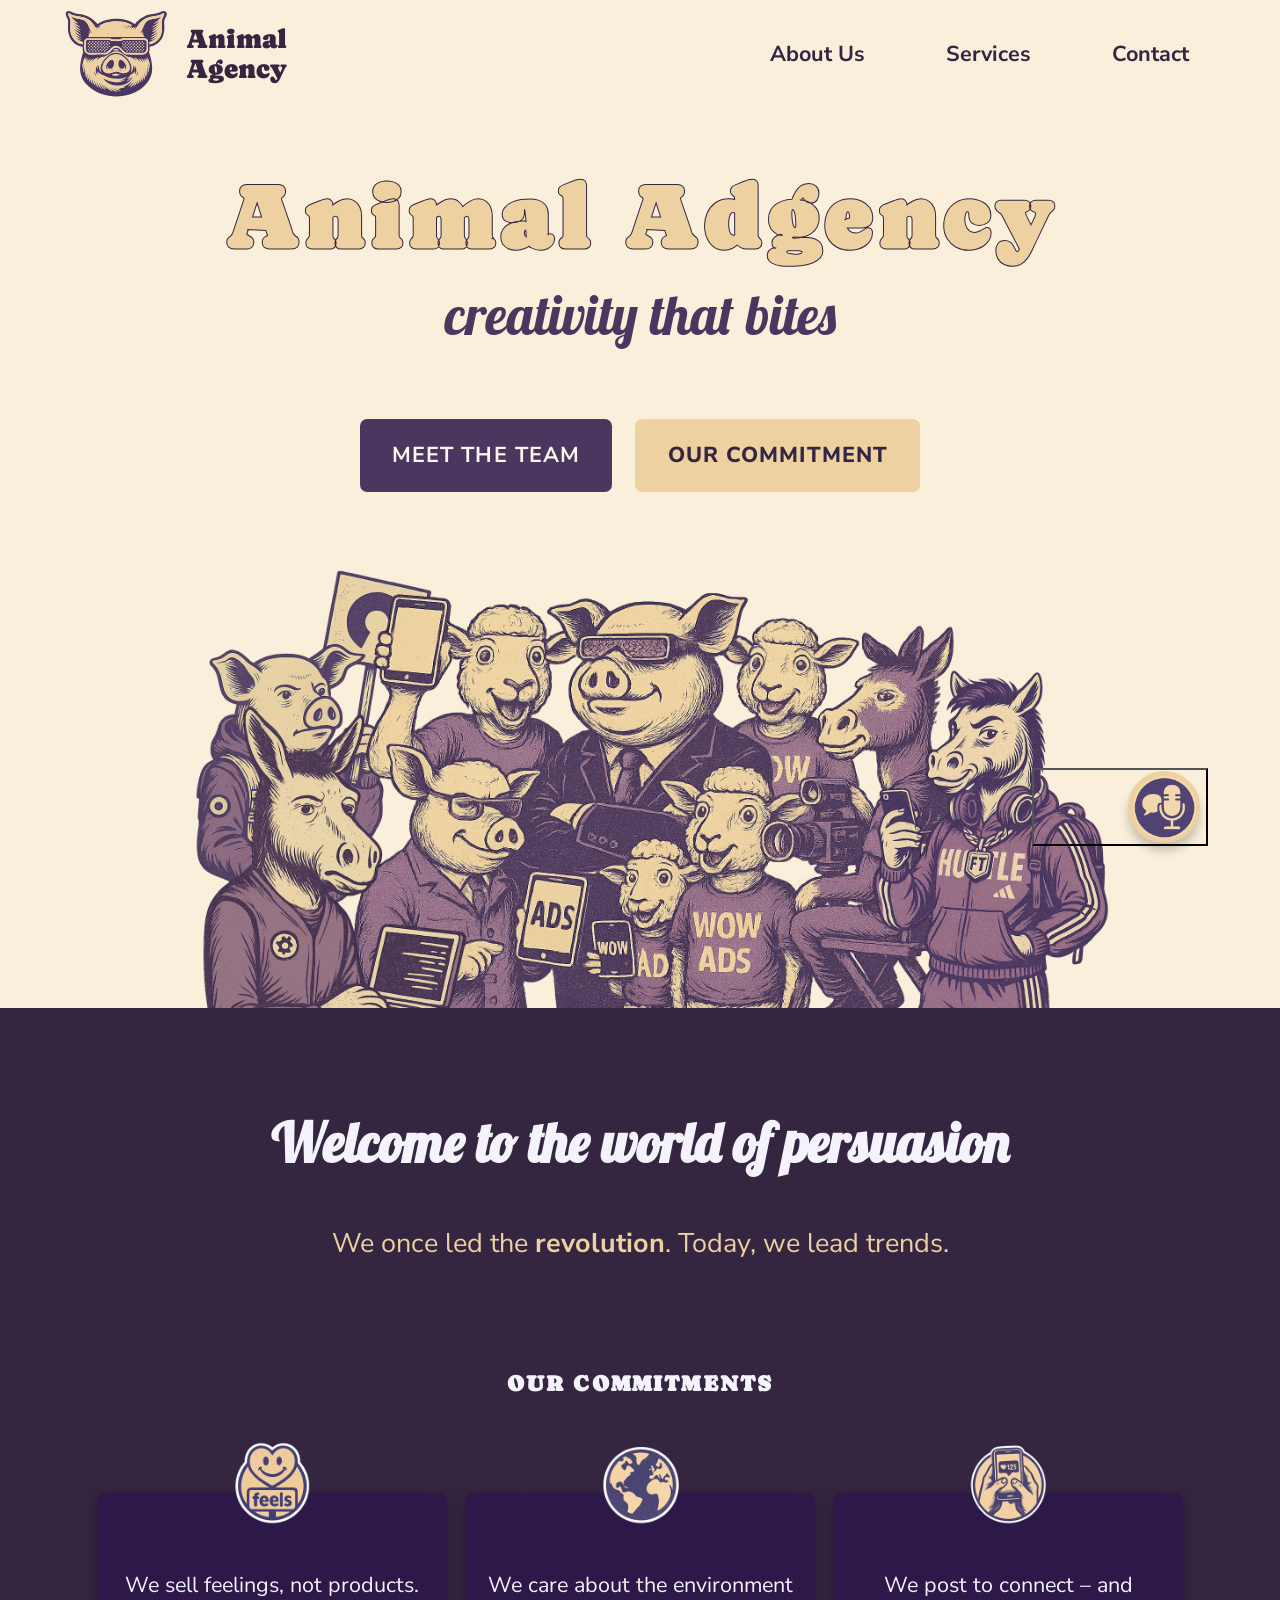
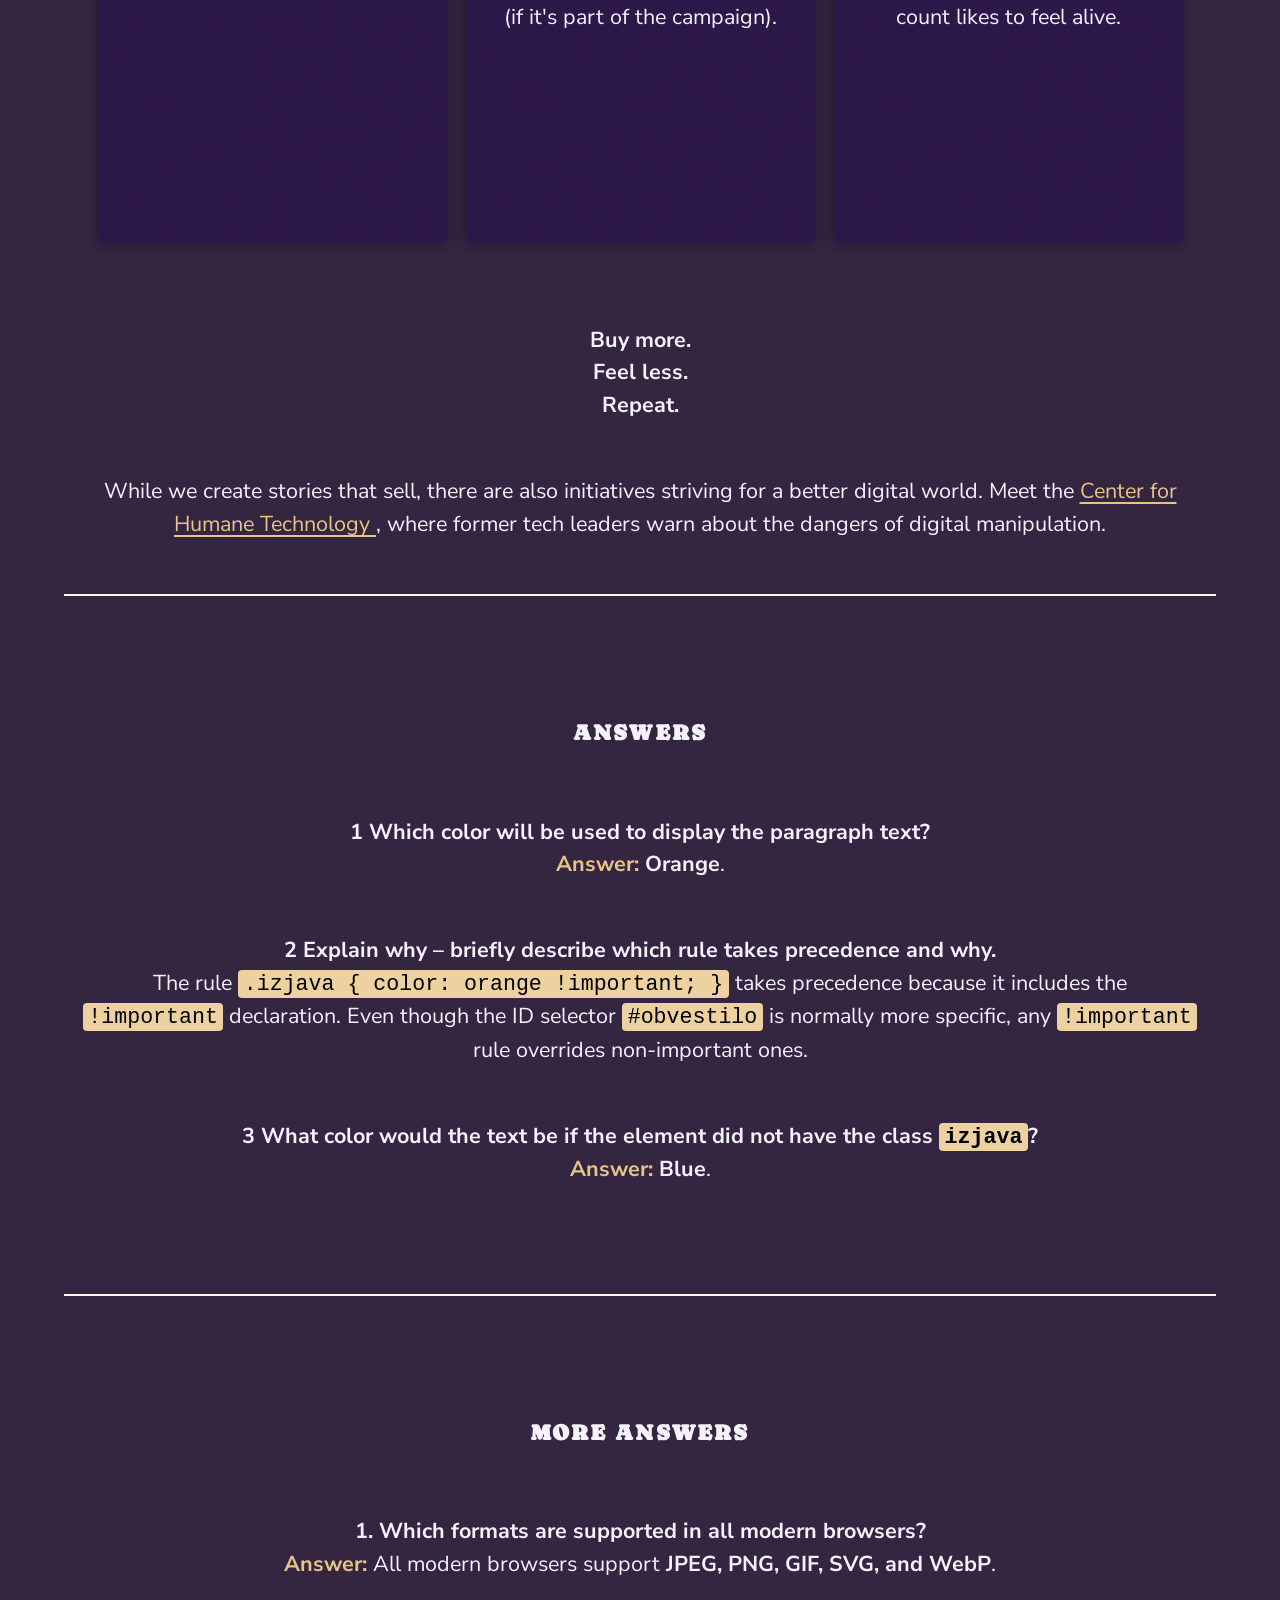
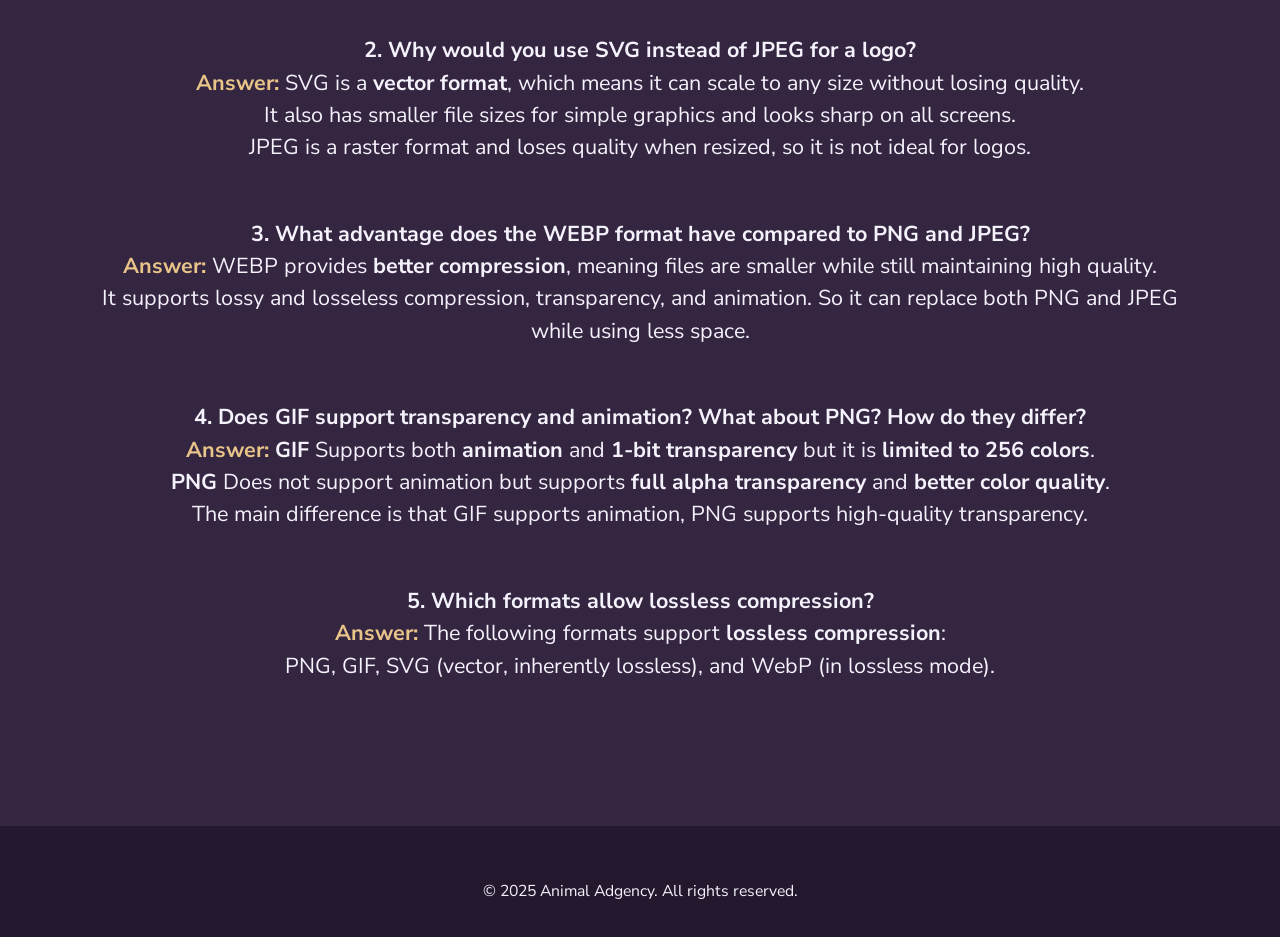
<file: index.html>
<!DOCTYPE html>
<html lang="en">

<head>
  <meta charset="UTF-8" />
  <meta name="viewport" content="width=device-width, initial-scale=1.0">
  <meta name="description"
    content="A satirical ad agency run by Orwell’s Animal Farm characters. Where revolution meets marketing and truth is just another campaign tool.">
  <meta name="keywords" content="advertising, creativity, agency, digital marketing">
  <meta name="author" content="Animal Adgency Team">
  <meta property="og:type" content="website">
  <meta property="og:title" content="Animal Adgency - Creativity that Bites">
  <meta property="og:url" content="https://animal-adgency.com/">
  <meta property="og:image"
    content="https://images.squarespace-cdn.com/content/v1/51763a50e4b083b631f0694e/297f7051-de79-4108-8571-b6e21ad104b8/Banner_OD.jpg">
  <meta property="og:description"
    content="A satirical ad agency run by Orwell’s Animal Farm characters. Where revolution meets marketing and truth is just another campaign tool.">

  <!-- Preconexión para optimizar carga de fuentes -->
  <link rel="preconnect" href="https://fonts.googleapis.com">
  <link rel="preconnect" href="https://fonts.gstatic.com" crossorigin>

  <!-- Google Fonts: Nunito Sans, Lobster, Caprasimo -->
  <link
    href="https://fonts.googleapis.com/css2?family=Caprasimo&family=Lobster&family=Nunito+Sans:wght@300;400;600;700&display=swap"
    rel="stylesheet">

  <!-- Main CSS -->
  <link rel="stylesheet" href="css/main.css">
  <link rel="stylesheet" href="css/hamburgers.min.css">

  <!-- JS -->
  <script src="js/main.js" defer></script>

  <!-- Favicons -->
  <link rel="shortcut icon" type="image/x-icon" href="icons/favicon.ico">
  <link rel="icon" type="image/png" sizes="16x16" href="icons/favicon-16x16.png">
  <link rel="icon" type="image/png" sizes="32x32" href="icons/favicon-32x32.png">
  <link rel="icon" type="image/png" sizes="96x96" href="icons/favicon-96x96.png">
  <link rel="icon" type="image/png" sizes="192x192" href="icons/favicon-192x192.png">
  <link rel="apple-touch-icon" sizes="57x57" href="icons/favicon-57x57.png">
  <link rel="apple-touch-icon" sizes="60x60" href="icons/favicon-60x60.png">
  <link rel="apple-touch-icon" sizes="72x72" href="icons/favicon-72x72.png">
  <link rel="apple-touch-icon" sizes="76x76" href="icons/favicon-76x76.png">
  <link rel="apple-touch-icon" sizes="114x114" href="icons/favicon-114x114.png">
  <link rel="apple-touch-icon" sizes="120x120" href="icons/favicon-120x120.png">
  <link rel="apple-touch-icon" sizes="144x144" href="icons/favicon-144x144.png">
  <link rel="apple-touch-icon" sizes="152x152" href="icons/favicon-152x152.png">
  <link rel="apple-touch-icon" sizes="180x180" href="icons/favicon-180x180.png">
  <link rel="icon" type="image/svg+xml" href="icons/favicon.svg">
  <meta name="msapplication-TileColor" content="#ffffff">
  <meta name="msapplication-TileImage" content="icons/favicon-144x144.png">
  <meta name="msapplication-config" content="icons/browserconfig.xml">

  <title>Animal Adgency - Creativity that Bites</title>
</head>

<body>
  <header class="site-header">
    <div class="container">
      <a href="index.html" class="logo">
        <svg xmlns="http://www.w3.org/2000/svg" viewBox="0 0 1024 882">
          <style>
            .st0 {
              fill: #4a365f;
            }

            .st2 {
              fill: #edd1a0;
            }
          </style>
          <g id="happy">
            <path
              d="M695.8 146.2c32.6-41 81.7-76.6 133-89.8 30.5-7.8 63.4-7.3 93.2-17.3 22.2-7.4 60.1-36.7 79-9s-5.2 46.9-12.8 67c-11.4 30.2-3.9 58-4.1 88.8-.2 22.8-4.3 50.3-11.3 72.2-19 60.2-71.5 104.7-134.6 111.8-.8 11.2 1.1 23.7 0 34.7-.5 5.3-4.8 13.6-4.5 17.4.9 9.3 9.8 30.6 12.6 41.5 29.8 115.1 30.3 208.3-62.2 292.8-145.1 132.5-390.3 133.6-538.7 5.9-98.7-85-100.7-177.5-70.2-297.2 2.8-11 11.9-33.5 12.6-42.8s-4.1-13.7-4.6-19.9c-.9-9.5 0-21.2.9-30.6-.3-1.7-21.8-5.6-25.8-6.7-78.4-22.3-116.2-94.4-119.8-171.9-1.3-27.5 5.6-59.6-.5-85.3-5.8-24-35.6-59.2-13-81.2 19.4-18.8 43.1-.6 62.2 7.3 37.1 15.3 73.6 13.5 111.3 23.9 52.2 14.4 96.9 48.9 131.1 89.9 58-42.9 134.9-54.8 205.9-51.7 55.2 2.4 112.2 17.1 157 50l3.4.4ZM185.5 345.1V328c0-5.4-16.1-9.3-20.4-11.3-21-10-39.2-21.8-54.9-39.2 4.8 0 9.8 4.8 14.1 7.1 14.2 7.5 29 12.9 44.1 18.2l.6-2.3c-3.8-.7-7.2-2.3-10.5-4.2-22.6-13.3-45.6-32.9-62.4-52.8-.9-3 7.8 5.1 8.5 5.6 17.2 11.8 37.8 23.4 57.3 30.9s6.7 3 9.4 2.4c-29.3-18.5-57-40.8-78.8-67.6l40.4 27.2c11.2 5.1 22.6 12 34.1 16.5 1.1.5 3.6 1.9 4.4.4-29.7-18.8-56.7-41.9-80-68.2 1.2-2 2.6.5 3.5 1.2 20 15.4 41.6 27.1 65.3 35.8 3.5.2 1-1.3-.2-2.1-24.1-16.1-47.9-33.3-66.3-56l25.1 16.1c12.2 5.5 25.3 13.8 38.4 16.9s3.8 1.5 3.6-.6c-13.8-7-28.3-17.4-40.5-27.1s-21.2-17.3-28.8-26.4-2.9-1.9-2.3-4.1c19.3 13.7 43 26.2 66.1 32.1 1.2.3 3.7 1.8 4.4.3-28.2-15.2-54.8-33.9-75.3-58.8-.2-.9 1.2-.8 1.7-.6 1.8.8 7.3 5.8 10.1 7.5 5.2 3.2 10.5 6.1 15.9 8.8l31 11.3c-20.6-13.4-40.2-27.3-56.4-45.9-2.3-2.6-20.4-25.9-18.8-27.6 29 19.8 63.6 21 96.4 28.8 75.3 18 68.3 63.1 101.8 118.1 3.2 5.3 11.5 15 13.4 19.5s.2 2-.6 1.7c-13-6.6-22.5-17.8-32.3-28.2l17.6 37.6-24.7-17.6c2.2 3.6 13.4 27.6 11.8 29.4l-12.9-7 9.4 15.3c-5.2.5-12.4 2.4-16.5 5.9H790c.6-3.5-.9-1.9-2.8-2.5-3.7-1.3-7.6-2.3-11.4-3.4l7-14.1-11.7 4.7 8.2-23.5-22.3 15.3 15.3-34.1-14.1 13.5c-5.8 4.6-10.6 8.4-18 10.2s-2.2 2.3-2-.8c37.8-32 36.4-90.2 74.9-120.4 35.3-27.7 88.1-20.3 129.4-41.1 4.4-2.2 7.7-5.5 12.1-7.3-17.3 31-45.1 55.3-75.3 73.5.8 1.6 3.2 0 4.3-.4 15.5-4.7 30.1-12.4 43.8-20.9.9-.5 9.1-7.1 8.3-4.6-17.9 23.6-42.7 43.2-69.4 55.9-.2 2.3 3.5.9 4.8.6 20.4-3.9 43.7-18.2 60.5-30 .8-.2.9 1.1.6 1.7-.7 1.6-14.6 14.8-17.1 17-12.4 11-28.3 22.5-41.8 32.3-2.1 1.5-9.4 3.7-7.6 6.6 22.7-7.6 42.1-18.3 60.6-33.5.9-.8 2.3-3.1 3.5-1.2l-28.2 28.2-41.2 31.1c4.6-.2 9.9-2.4 14.1-4.1 19.3-8 38.7-20.3 54.7-33.5.9-.2.8 1.2.6 1.7s-7 8.1-8.2 9.5c-6.9 7.6-18 17.8-25.9 24.7-13.7 11.9-28.8 22.3-43.5 32.9l17.3-6.3c21.1-10.1 40-23.8 58.6-37.8 1.9 1.2-.4 2.6-1.2 3.5-21.3 25.9-49.9 47.6-78.2 65.3.8 1.6 3.2 0 4.3-.4 26.4-10.3 51.4-24.2 73.9-41.4.9-.2.8 1.2.6 1.7-.7 1.5-16.2 16.6-18.8 18.9-17.1 15.3-37.7 28.7-57.6 40 .8 1.5 3.2 0 4.4-.3 14.4-3.7 35.1-12.9 48.1-20.1s4.5-4.9 6.2-3.2c-11.7 12.4-25.3 24.3-40.4 32.6-5.1 2.8-32.5 12.5-32.5 15.7v18.2c48.6-2.3 95-43.3 111.8-87.6 18.7-49.5 7.4-89.6 10.5-138.9 1.6-25.2 11.2-35.7 19.4-57 2.2-5.6 8-20.7-2.3-21.3-5.8-.3-21.5 11.4-28 14.4-35.4 16.8-74.3 14.1-111.4 23.9-46.1 12.1-81.6 41.2-109.2 79-12 16.5-22.5 34.4-32.6 52.1l5.3-36.5-22.9 32.9 5.3-30.6c-1.6-1.7-11.7 10.8-12.9 12.4-3.8 4.8-8.3 11.5-10.6 17-2.1.3-1.2-2.7-1-4 .9-8.8 5.1-19.4 8.1-27.8-3.1-2.4-27.1 22.7-29.4 27 3.3-15.7 11.8-33.4 26.3-41.1 1.4-.3.9-1.6.1-2.4-1.3-1.6-22.2-11.6-25.7-13.1-51.5-22-123.7-26.6-178.8-19.6-39.4 5-78.9 16.8-111.2 40.4l11.6 26.5-22.3-18.8 4.7 28.2-22.3-27.1 2.9 29.4c-28.8-50.8-60.5-96.7-117.6-117.6-41.8-15.3-88.1-11.8-128.1-29.5C69 52.3 56.2 42.8 50 41.1c-7.1-1.9-11.1 3.8-10.6 10.5.7 9.1 13.6 28.6 17.3 39.2 12.2 35.1 2.6 73.7 5 110.3 1.3 20.2 7 45.2 15.1 63.7 17.8 40.9 62.6 78.7 108.4 80.4Zm387.8-57.4c-9.4 1.9-16.8 10.6-26.1 11.5s-71.2 1.3-79.4-1.8c-6.2-2.4-11.7-9.3-19.4-8.9l-225.6.3c-12.2 4.2-21.2 14.8-22.9 27.7-2.1 15.7-2.1 75.1 1.7 89.4 6.3 24.1 27.5 37.3 51.5 39.1 49.3 3.6 103.1-2.8 152.9 0 44.5-3 63.5-72.3 109.4-68.2 37.8 3.4 54.9 57.9 92.3 66.5 52.6.5 110.6 5.2 163 1.8 62.4-4 52.1-60.3 52.2-105.3 0-3.4 1.4-6.7 1.4-10.6-.5-24.7-9.9-39.8-35.9-41.8l-215 .3Zm-32.6 119.7c2.6-2.6-12-9.7-13.8-10.3-16.8-6-35-2.7-46.2 11.5 19.5-5.6 40.2-5.7 60-1.2m51.1 356.4c-7.6.4-15.3-.3-22.9 0l32.2-11.9c29.1-12.9 57.4-35.8 76.5-61.1 1.8-2.4 3.8-5.1 4.2-8.1 2.2-.3 1 2.5.6 3.6-10.7 29.3-34.6 53.4-57.1 74 20.8-8.9 40.1-25.1 54.1-43s11.6-19 18.9-27.6c-10.6 27.1-27 53.6-48.2 73.6-1 .9-2.2 1.6-3.5 1.7l.6 2.3c28.5-15 49.4-42 60.6-71.7 2.1-.3 1.1 2.6.9 3.8-2.2 13.7-9.2 28.2-14.4 40.9l-13 22.3c15.1-14.2 26.9-30.5 35.3-49.4 4.6-10.3 7.5-21.3 11.8-31.7l-2.1 24.9-9.7 36.2c13.1-18 21.7-39.6 27.1-61.2 1.8-7.4 1.7-15.5 4.7-22.3 2.1 16.5-1 33.1-3.5 49.4l-5.9 21.1c18.9-27.8 27.5-62.9 27.7-96.4 1.7 0 1.8 4.2 2 5.6 2.7 17.2.9 34.1-1 51.2l-5.1 26.6c16.2-31.6 24.9-69.2 20.6-104.7 3.4-.6 1.9.7 2.5 2.7 6.8 23.7 3.7 56-2.5 79.6 3.1.6 2.1-.6 2.9-2.3 15.4-33.4 18.6-75.9 12.4-111.7l3.9 8.5c8.5 21.9 5.7 44.7 5.5 67.4 0 1.4-.8 4.4 1.2 4.1 9.7-35.5 10.4-71.1 2.4-107l6.4 13c6.4 17.2 9.8 35.6 8.9 54.1.2.3 1.5-.6 1.8-1.2 3.1-6.6 2.6-35.7 1.7-44.1-1.7-17.1-7-33.6-11.7-50 11.2 15.2 19.2 34.1 21.2 52.9 2.1.3 1.1-2.7 1.2-4.1 1.4-35.1-8.8-73.4-27.6-102.9.6 7.1 4.4 14 6.1 20.9 1.9 7.7 3.1 15.9 3.9 23.8l-11.3-19.9-14.6-17.7c5.8 14.5 11.4 28.9 12.9 44.7-3.8-4.9-5.5-10.9-8.9-16.4-5.6-9-13.1-16.3-21.6-22.4l10.6 21.7 4.7 23-13-20.6c-7-8.4-14.9-15.1-23.5-21.8-1 1.1 6.2 9.2 7.3 10.9 6.8 11.4 11.2 24.1 12.7 37.3-3.4.7-1.9-1-2.7-2.6-9.6-19.8-24-37.3-44.4-46.8 12.2 13.3 20.8 27.8 25.9 45.3-2.8 2.4-2.9-2.6-4.5-5-12.1-18.1-43.6-42.1-64.4-48.6-.6-.2-1.9-.3-1.7.6 8.2 8.2 17.1 17.4 23.3 27.3s2.5 3 .8 3.9c-22.2-17.9-46.8-33.6-74.7-41.1 2.6 4.5 6.1 8.5 9 12.8.7 1 2.9 2.6 1 3.7-17.4-15.9-38.9-24-58.6-35.5-22.1-12.9-32.9-27-60.5-31.2-43.2-6.6-57.2 9.2-89.8 29.6-20.1 12.6-43.1 21-60.5 38.3-2.4-4 12.3-17.9 11.2-18.8-27.7 8.2-54 22-74.7 42.3-1.8-.9.3-2.8.8-3.9 5.8-10.6 13.1-20.4 22.1-28.5-4.8-.1-11.6 3-16.1 5.1-20.8 9.6-41.2 25.9-53.9 44.9l4.7-14.1c4.4-11.7 12.7-19.7 20.9-28.6s4-1.8.2-2c-22.1 11.3-41.3 29.3-50 52.9-2.1.2-1.3-4-1.1-5.3 1.5-14.7 10.9-29.6 18.8-41.8l-17.1 12.9-18.2 25.9c1.1-16.4 7.8-31.7 17.6-44.7l-15.9 12.9-14.7 22.4c1.6-15.2 5.7-30.1 12.9-43.5L214 484.6l-14.3 22.7c2.4-9.3 3.6-19.1 6.4-28.2s4.6-8.4 4.7-12.9c-22.9 32.5-29.9 76-30 115.2l8.5-28.5 7.9-15c-5.2 23.5-9.1 47-5.9 71.1l3.5 15.9c.3-14.7 1.8-29.4 5.1-43.8l7.9-19.7c-5.9 33.2-4.8 67.3 3.6 100 2.2.2.9-2.5.8-3.8-1.1-12.6-1.9-25.2-.8-38s1.7-13.2 2.9-19.4l4.1-12.9c-2.4 32.9-1.9 76.5 14.3 106.3.7 1.2 2.5 3.5 2.2.2-7.2-22.2-6.6-47.4-3.4-70.4.2-1.5.5-6.4 2.2-6.6-1.2 33.7 6 67.4 20.7 97.6s-.3 3 2.9 2.3c-8.1-24.6-10.1-53.6-6.9-79.2.2-1.4.5-6.4 2.2-6.6.1 35.3 6.4 74.9 28.2 103.5-6.9-21.4-11.5-43.8-10.6-66.5s-.9-4.4 1.2-4.1c4.1 34.2 18.2 66.4 38.2 94.1 1.6-.8-.2-3-.6-4.1-2.3-6.5-5.9-13.2-8.3-20s-13-46.4-8.8-46.5c8.6 26.3 21.3 55.6 40.6 75.9s2.3 3.1 3.5 1.2c-10-15.6-17.8-37-19.8-55.4s-1.2-6.3 1-6.3c9.5 31.8 29.3 60.1 54.7 81.1 1.9-1.2-.4-2.6-1.2-3.5-17.1-20.2-29.3-44.1-33.5-70.6l16.7 30.9c12.5 19.9 28.5 36.4 47.4 50.2 1.9-1.2-.4-2.6-1.2-3.5-4.4-5.2-9-9-13.3-14.9-9.9-13.4-25.8-42.9-29.4-58.9s-1.2-4.1.9-3.8c.6 3.2 1.8 6.2 3.3 9 13.7 25.5 33.1 50 56.1 67.4 3.7 1.2-6-8.3-6.5-8.8-7.7-9.9-16.1-23.9-21-35.5s-2.6-3-.8-3.9c21.8 29.5 49.5 53.7 83.5 68.2 2.6.3 2.1-.3.6-1.8-9.3-8.8-19.7-14.9-28.8-25.3-1.7-1.9-13.5-16.3-12.3-17.7 23.4 18.7 56.7 44.6 87.6 47.1.9 0 4.3.4 2.4-1.2-19.5-5.4-40-18.4-54.7-32.3s-8.3-7.5-7-8.8c27.9 16.8 59.3 30.2 92.3 31.8 1.9-1.4-1.1-1.3-2-1.5-19.6-4.7-38-11.7-53.9-24.3 21.1 6.2 42.4 13 64.7 12.9l-24.3-9.2-5.1-3.7c23.1 3.5 45-1.7 67-8.3-.7-3.3-6.6 0-7.6 0"
              class="st0" />
            <path
              d="M185.5 345.1c-45.8-1.7-90.6-39.5-108.4-80.4S63.3 221.1 62 201c-2.4-36.6 7.2-75.2-5-110.3S40.4 60.6 39.7 51.5c-.5-6.7 3.5-12.4 10.6-10.5 6.2 1.6 19 11.2 26.6 14.6 39.9 17.7 86.3 14.2 128.1 29.5 57.1 21 88.8 66.8 117.6 117.6l-2.9-29.4 22.3 27.1-4.7-28.2 22.3 18.8-11.6-26.5c32.2-23.5 71.8-35.4 111.2-40.4 55.1-7 127.3-2.4 178.8 19.6 3.6 1.5 24.4 11.6 25.7 13.1s1.2 2.1-.1 2.4c-14.5 7.7-23.1 25.4-26.3 41.1 2.3-4.3 26.3-29.4 29.4-27-3 8.4-7.2 19-8.1 27.8-.1 1.3-1.1 4.2 1 4 2.3-5.6 6.8-12.2 10.6-17s11.3-14.1 12.9-12.4l-5.3 30.6 22.9-32.9-5.3 36.5c10.1-17.7 20.6-35.6 32.6-52.1 27.5-37.8 63.1-66.9 109.2-79 37.1-9.8 75.9-7.1 111.4-23.9 6.5-3.1 22.2-14.8 28-14.4 10.3.6 4.5 15.7 2.3 21.3-8.3 21.3-17.9 31.8-19.4 57-3.1 49.3 8.3 89.4-10.5 138.9-16.8 44.3-63.2 85.3-111.8 87.6v-18.2c0-3.2 27.5-12.9 32.5-15.7 15.1-8.2 28.7-20.2 40.4-32.6-1.7-1.7-4.1 2-6.2 3.2-13.1 7.2-33.8 16.4-48.1 20.1s-3.7 1.8-4.4.3c19.9-11.3 40.5-24.7 57.6-40 2.6-2.3 18.1-17.4 18.8-18.9s.3-1.9-.6-1.7c-22.5 17.1-47.5 31.1-73.9 41.4-1.1.4-3.6 1.9-4.3.4 28.4-17.7 56.9-39.4 78.2-65.3.8-.9 3.1-2.3 1.2-3.5-18.6 14-37.5 27.8-58.6 37.8l-17.3 6.3c14.8-10.6 29.8-21 43.5-32.9s19-17 25.9-24.7 7.9-8.9 8.2-9.5.3-1.9-.6-1.7c-16.1 13.2-35.4 25.5-54.7 33.5-4.2 1.7-9.5 3.9-14.1 4.1l41.2-31.1 28.2-28.2c-1.2-1.9-2.6.4-3.5 1.2-18.4 15.2-37.9 25.9-60.6 33.5-1.8-2.9 5.5-5.1 7.6-6.6 13.5-9.8 29.5-21.2 41.8-32.3 2.5-2.2 16.4-15.5 17.1-17s.2-2-.6-1.7c-16.8 11.8-40.1 26.1-60.5 30-1.2.2-4.9 1.7-4.8-.6 26.7-12.7 51.5-32.3 69.4-55.9.8-2.5-7.5 4.1-8.3 4.6-13.7 8.5-28.3 16.2-43.8 20.9-1.2.4-3.5 2-4.3.4 30.2-18.2 58-42.5 75.3-73.5-4.4 1.7-7.7 5-12.1 7.3-41.3 20.9-94.1 13.5-129.4 41.1-38.4 30.1-37.1 88.4-74.9 120.4-.2 3.1.5 1.2 2 .8 7.4-1.8 12.2-5.7 18-10.2l14.1-13.5-15.3 34.1 22.3-15.3-8.2 23.5 11.7-4.7-7 14.1c3.8 1.1 7.6 2.2 11.4 3.4 1.8.6 3.4-1 2.8 2.5h-559c4.1-3.5 11.3-5.4 16.5-5.9l-9.4-15.3 12.9 7c1.7-1.8-9.6-25.8-11.8-29.4l24.7 17.6-17.6-37.6c9.8 10.5 19.3 21.6 32.3 28.2.8.2.9-1 .6-1.7-1.9-4.5-10.2-14.3-13.4-19.5-33.5-55-26.5-100.1-101.8-118.1-32.8-7.9-67.4-9-96.4-28.8-1.6 1.7 16.5 25 18.8 27.6 16.3 18.6 35.8 32.5 56.4 45.9l-31-11.3c-5.5-2.6-10.8-5.6-15.9-8.8-2.8-1.7-8.3-6.7-10.1-7.5s-1.9-.3-1.7.6c20.4 24.9 47 43.6 75.3 58.8-.8 1.5-3.2 0-4.4-.3-23.1-5.9-46.8-18.3-66.1-32.1-.5 2.2 1.2 2.8 2.3 4.1 7.6 9.1 19.5 19 28.8 26.4s26.7 20 40.5 27.1c.3 2.2-2.4.9-3.6.6-13.1-3.1-26.2-11.4-38.4-16.9l-25.1-16.1c18.4 22.7 42.2 40 66.3 56s3.7 2.4.2 2.1c-23.7-8.7-45.4-20.4-65.3-35.8-.9-.7-2.3-3.2-3.5-1.2 23.3 26.3 50.3 49.4 80 68.2-.7 1.5-3.2 0-4.4-.4-11.4-4.5-22.8-11.4-34.1-16.5l-40.4-27.2c21.8 26.8 49.5 49.2 78.8 67.6-2.7.6-6.8-1.4-9.4-2.4-19.5-7.5-40.1-19-57.3-30.9-.7-.5-9.5-8.6-8.5-5.6 16.9 19.9 39.8 39.5 62.4 52.8 3.3 1.9 6.7 3.6 10.5 4.2l-.6 2.3c-15.1-5.2-30-10.7-44.1-18.2-4.3-2.3-9.3-7-14.1-7.1 15.6 17.4 33.8 29.3 54.9 39.2 4.3 2 20.4 5.9 20.4 11.3V345Zm458.7-189.4c-16 4-23.9 22.1-28.2 36.4 11-10.9 20.2-23.3 28.2-36.4m-64.7 23.5c2.5.6 2.7-1.3 3.8-2.7 4.4-5.2 8.5-12.8 9.1-19.7-6.7 5.8-9.3 14.6-12.9 22.3Zm36.4-21.1c-9.4 4.1-14.3 15.2-16.5 24.7 2.5.5 2.7-1.3 3.7-2.7 4.9-6.8 8-15.1 12.7-22Zm-175.2 91.7c-1.9-5.7-6-12.9-11.7-15.3-1.1 1.2 9.3 14.6 11.7 15.3M591.8 763.8c1.1 0 6.9-3.3 7.6 0-22 6.5-43.9 11.7-67 8.3l5.1 3.7 24.3 9.2c-22.3 0-43.6-6.7-64.7-12.9 15.9 12.7 34.3 19.6 53.9 24.3.9.2 3.9.1 2 1.5-33-1.5-64.4-15-92.3-31.8-1.3 1.3 5.9 7.8 7 8.8 14.7 13.9 35.2 26.9 54.7 32.3 1.9 1.6-1.4 1.3-2.4 1.2-30.9-2.5-64.2-28.4-87.6-47.1-1.2 1.4 10.6 15.7 12.3 17.7 9.2 10.4 19.5 16.5 28.8 25.3 1.5 1.4 2 2-.6 1.8-34-14.5-61.7-38.7-83.5-68.2-1.8.9.3 2.8.8 3.9 4.9 11.6 13.3 25.6 21 35.5s10.2 10 6.5 8.8c-23-17.4-42.4-41.9-56.1-67.4-1.5-2.8-2.7-5.8-3.3-9-2.1-.3-1.1 2.6-.9 3.8 3.5 16 19.4 45.5 29.4 58.9s8.9 9.7 13.3 14.9 3.1 2.4 1.2 3.5c-18.9-13.8-34.9-30.3-47.4-50.2l-16.7-30.9c4.3 26.5 16.4 50.3 33.5 70.6s3.1 2.4 1.2 3.5c-25.4-21.1-45.2-49.4-54.7-81.1-2.2 0-1.2 4.9-1 6.3 2.1 18.4 9.9 39.9 19.8 55.4-1.2 1.9-2.6-.3-3.5-1.2-19.3-20.3-32-49.6-40.6-75.9-4.2.1 7.5 42.8 8.8 46.5 2.3 6.8 6 13.4 8.3 20s2.2 3.4.6 4.1c-20-27.7-34.1-59.9-38.2-94.1-2.1-.3-1.1 2.7-1.2 4.1-.9 22.7 3.6 45.1 10.6 66.5-21.8-28.5-28.1-68.2-28.2-103.5-1.7.2-2 5.2-2.2 6.6-3.2 25.6-1.2 54.7 6.9 79.2-3.1.6-2.1-.7-2.9-2.3-14.7-30.2-21.9-63.9-20.7-97.6-1.7.2-2 5.1-2.2 6.6-3.3 23-3.8 48.3 3.4 70.4.3 3.4-1.5 1-2.2-.2-16.2-29.8-16.7-73.3-14.3-106.3l-4.1 12.9c-1.2 6.3-2.4 13.1-2.9 19.4-1.1 12.8-.3 25.3.8 38s1.4 4-.8 3.8c-8.3-32.6-9.5-66.8-3.6-100l-7.9 19.7c-3.2 14.4-4.8 29-5.1 43.8l-3.5-15.9c-3.3-24.2.7-47.6 5.9-71.1l-7.9 15-8.5 28.5c0-39.2 7.1-82.7 30-115.2 0 4.5-3.3 8.4-4.7 12.9-2.9 9.2-4.1 18.9-6.4 28.2l14.3-22.7 10.4-11.4c-7.2 13.4-11.3 28.3-12.9 43.5l14.7-22.4 15.9-12.9c-9.9 13-16.6 28.3-17.6 44.7l18.2-25.9 17.1-12.9c-7.9 12.1-17.3 27-18.8 41.8-.1 1.2-.9 5.5 1.1 5.3 8.8-23.6 28-41.6 50-52.9 3.8.2.6 1.1-.2 2-8.2 8.9-16.5 16.9-20.9 28.6l-4.7 14.1c12.7-19 33.1-35.3 53.9-44.9 4.5-2.1 11.3-5.2 16.1-5.1-9 8.1-16.3 17.9-22.1 28.5-.6 1-2.6 2.9-.8 3.9 20.7-20.3 47-34.2 74.7-42.3 1.1.9-13.6 14.8-11.2 18.8 17.4-17.3 40.4-25.7 60.5-38.3 32.5-20.4 46.6-36.1 89.8-29.6 27.6 4.2 38.5 18.3 60.5 31.2 19.7 11.5 41.2 19.6 58.6 35.5 1.8-1-.4-2.7-1-3.7-2.8-4.3-6.4-8.3-9-12.8 27.8 7.5 52.5 23.3 74.7 41.1 1.7-.9-.2-2.9-.8-3.9-6.2-9.9-15.1-19-23.3-27.3-.2-.9 1.1-.8 1.7-.6 20.8 6.5 52.3 30.4 64.4 48.6 1.6 2.3 1.7 7.4 4.5 5-5-17.5-13.6-32-25.9-45.3 20.4 9.5 34.8 27 44.4 46.8.8 1.6-.8 3.2 2.7 2.6-1.5-13.2-5.9-25.9-12.7-37.3-1.1-1.8-8.2-9.9-7.3-10.9 8.6 6.6 16.5 13.4 23.5 21.8l13 20.6-4.7-23-10.6-21.7c8.5 6.2 16.1 13.5 21.6 22.4 3.4 5.5 5.1 11.5 8.9 16.4-1.5-15.8-7.1-30.2-12.9-44.7l14.6 17.7 11.3 19.9c-.7-7.9-2-16.1-3.9-23.8-1.7-7-5.6-13.8-6.1-20.9 18.9 29.5 29.1 67.8 27.6 102.9 0 1.4.9 4.4-1.2 4.1-2-18.8-10-37.7-21.2-52.9 4.7 16.4 10 32.9 11.7 50 .9 8.4 1.4 37.5-1.7 44.1-.3.5-1.5 1.5-1.8 1.2 1-18.5-2.5-36.8-8.9-54.1l-6.4-13c8.1 35.9 7.3 71.5-2.4 107-2 .3-1.2-2.8-1.2-4.1.2-22.7 3-45.4-5.5-67.4l-3.9-8.5c6.2 35.9 3 78.3-12.4 111.7-.8 1.8.2 2.9-2.9 2.3 6.2-23.6 9.3-55.9 2.5-79.6-.6-2 .9-3.3-2.5-2.7 4.3 35.5-4.4 73-20.6 104.7l5.1-26.6c1.9-17.2 3.7-34.1 1-51.2-.2-1.4-.3-5.7-2-5.6-.1 33.6-8.8 68.6-27.7 96.4l5.9-21.1c2.5-16.3 5.6-32.9 3.5-49.4-3 6.9-2.9 15-4.7 22.3-5.3 21.6-13.9 43.2-27.1 61.2l9.7-36.2 2.1-24.9c-4.3 10.4-7.2 21.4-11.8 31.7-8.4 19-20.2 35.3-35.3 49.4l13-22.3c5.2-12.8 12.2-27.2 14.4-40.9.2-1.3 1.3-4.1-.9-3.8-11.2 29.7-32.1 56.8-60.6 71.7l-.6-2.3c1.4-.1 2.5-.8 3.5-1.7 21.2-20 37.6-46.5 48.2-73.6-7.2 8.6-11.9 18.7-18.9 27.6-13.9 17.8-33.2 34.1-54.1 43 22.5-20.6 46.4-44.7 57.1-74 .4-1.1 1.5-3.8-.6-3.6-.5 3-2.4 5.7-4.2 8.1-19.1 25.3-47.5 48.2-76.5 61.1l-32.2 11.9c7.6-.3 15.3.4 22.9 0m63-140c25.4-60.4-11.8-118.4-55.8-157.6-54-48.1-120.5-48.5-174.7-.6-39.7 35.1-75.9 88.5-61.7 144.1 1.5 5.8 4 11.1 6.5 16.5-22-19.1-29.9-48.5-22.3-76.4-3.1-.7-2 .8-2.9 2.3-6.6 11.2-12.6 24.8-14.7 37.7-2.1-.4-2.2-2.3-2.4-4.1-1.2-10.7 1.6-19.5 2.4-29.5.1-1.3.9-4.4-1.1-4.1-18.6 28.4-24.3 68.4 1.8 94.1 0-12.1-4.6-24.3-2.4-36.4 10.9 16.1 27.1 23.1 43.7 31.6 66.5 33.7 128.5 54.5 204.1 36.3 15.1-3.6 29.6-9.5 44.4-13.8l-28.2 19.4c-12.5 6.1-24.9 13.2-38.8 15.9.1 1.5-1.1 2.4 1.5 2 4.8-.8 10.3-.2 15.4-1 9.5-1.4 20-4.4 28.4-9.2l.6 2.3c-54.2 35.9-123.7 29.5-180.7 3.8-11-5-21.2-11.6-32.1-16.7 36.5 54.9 104 74.6 167.6 69.4 55.9-4.6 101.6-33.8 121.7-87-18.7 20.7-37.9 38.8-62.9 51.7l-1.7-.6c15.3-14.6 31.7-28.3 42.3-47.1-1.3-2-2.6.5-3.5 1.2-6.9 5.3-13.3 10.1-21.1 14.2l-13 4.7 40-37.6-12.8 6c-2 .9-3.6 1.1-1.3-1.3 8.4-8.5 28.7-17.6 39.4-26.5 6.5-5.4 12.2-11.4 16.5-18.8V644c20.5-27.7 17.1-60.5-1.2-88.2-.9-1.4.3-3-2.9-2.3 2.4 9.7 3.6 23.6 2.4 33.5-.2 1.6-.8 3.6-2.3 1.7-2.2-12.5-7.6-26.3-15.3-36.5 5.1 27.1-2.1 53-22.3 71.7ZM723 635c1-7.3-.8-16.6 0-24.1L710.1 655c.7 1.3 3.1-1.8 3.6-2.3 3.4-3.8 8.7-12.7 9.4-17.7Zm-409.3 21.8-14.1-44.7c-2.5 16.3-.1 34.3 14.1 44.7"
              class="st2" />
            <path
              d="m573.3 287.7 215-.3c26 1.9 35.5 17 35.9 41.8 0 3.9-1.4 7.2-1.4 10.6 0 45.1 10.3 101.3-52.2 105.3-52.4 3.4-110.4-1.3-163-1.8-37.4-8.6-54.5-63.1-92.3-66.5-45.9-4.2-64.9 65.2-109.4 68.2-49.8-2.7-103.6 3.7-152.9 0-24-1.8-45.2-15-51.5-39.1-3.8-14.3-3.8-73.7-1.7-89.4 1.7-12.9 10.6-23.5 22.9-27.7l225.6-.3c7.7-.5 13.2 6.5 19.4 8.9 8.2 3.2 67.9 3 79.4 1.8s16.7-9.6 26.1-11.5Zm8.3 15.4c-11.7.8-17.8 10.4-29.7 11.5-26.2 2.3-55.8-1.8-82.4 0-9.8-.8-16.1-10.2-25.8-10.6l-214.8.6c-6.4 1.5-11.3 6.7-12.8 13.1 4.6 31.4-16.6 104.9 30 111h162.1c44.7-17.4 55.7-72.5 111.8-66.9 38.5 3.8 57.4 55.2 92.3 66.5l167.4.2c16.1-3.4 26.1-17.5 27.8-33.4 1.7-16.6 2.2-58.9.2-75.2-1.5-12.5-11.9-16.2-22.9-17.1l-203.2.4Z"
              class="st2" />
            <path d="M540.7 407.4c-19.8-4.5-40.5-4.5-60 1.2 11.2-14.2 29.4-17.5 46.2-11.5 1.8.6 16.4 7.8 13.8 10.3"
              class="st2" />
            <path
              d="M644.2 155.7c-8 13.2-17.3 25.5-28.2 36.4 4.3-14.4 12.3-32.4 28.2-36.4M615.9 158.1c-4.7 6.9-7.8 15.2-12.7 22-1.1 1.5-1.2 3.3-3.7 2.7 2.2-9.4 7.1-20.6 16.5-24.7ZM579.5 179.2c3.6-7.8 6.2-16.5 12.9-22.3-.7 6.9-4.8 14.5-9.1 19.7-1.1 1.3-1.3 3.2-3.8 2.7ZM440.7 249.8c-2.5-.7-12.8-14.1-11.7-15.3 5.7 2.4 9.8 9.6 11.7 15.3M654.8 623.8c20.3-18.7 27.5-44.6 22.3-71.7 7.7 10.1 13.1 23.9 15.3 36.5 1.5 1.9 2.1-.1 2.3-1.7 1.3-9.9 0-23.8-2.4-33.5 3.2-.7 2 1 2.9 2.3 18.3 27.7 21.7 60.5 1.2 88.2v-35.3c-4.3 7.4-10 13.4-16.5 18.8-10.7 8.8-31 18-39.4 26.5-2.3 2.4-.7 2.2 1.3 1.3l12.8-6-40 37.6 13-4.7c7.9-4 14.2-8.8 21.1-14.2.9-.7 2.3-3.2 3.5-1.2-10.6 18.8-27 32.4-42.3 47.1l1.7.6c25.1-12.9 44.2-31 62.9-51.7-20.1 53.2-65.9 82.4-121.7 87-63.6 5.2-131.1-14.5-167.6-69.4 10.9 5.1 21.1 11.7 32.1 16.7 57.1 25.8 126.6 32.1 180.7-3.8l-.6-2.3c-8.4 4.8-18.9 7.8-28.4 9.2s-10.6.2-15.4 1-1.4-.5-1.5-2c13.9-2.7 26.3-9.7 38.8-15.9l28.2-19.4c-14.9 4.2-29.4 10.1-44.4 13.8-75.6 18.2-137.7-2.5-204.1-36.3-16.6-8.4-32.8-15.5-43.7-31.6-2.2 12.1 2.5 24.3 2.4 36.4-26.1-25.7-20.4-65.7-1.8-94.1 2-.3 1.2 2.8 1.1 4.1-.8 10-3.6 18.8-2.4 29.5.2 1.8.2 3.6 2.4 4.1 2.2-12.9 8.2-26.5 14.7-37.7.9-1.5-.2-3 2.9-2.3-7.6 28 .4 57.4 22.3 76.4-2.4-5.4-5-10.7-6.5-16.5-14.1-55.6 22.1-109 61.7-144.1 54.2-48 120.7-47.5 174.7.6 44.1 39.3 81.2 97.2 55.8 157.6ZM506.3 443.1c-44.5 1.7-82.1 33.9-106.6 68.7-39.8 56.6-30.9 122.9 51 116.9 30-2.2 45-22.8 78.2-13.6 29.8 8.3 44.3 19.9 78.1 9.9 55-16.1 42.2-74.2 17.4-111.3-26.2-39.2-68.8-72.4-118.1-70.5Zm48.5 200.7c-13.1 2.8-25.2-6.3-37.3-7.9-16.9-2.3-32.4 6.5-48.5 9.7 24.2 6.8 50.7 6.8 75.3 2.4 2.5-.4 5.4-1 7.8-1.7s3.3.9 2.7-2.5M313.7 656.8c-14.2-10.4-16.6-28.4-14.1-44.7zM723 635c-.7 5-5.9 13.9-9.4 17.7-.5.5-2.9 3.6-3.6 2.3l12.9-44.1c-.8 7.5 1 16.8 0 24.1Z"
              class="st0" />
            <path
              d="m581.6 303.1 203.2-.4c11 .9 21.4 4.6 22.9 17.1 2 16.3 1.6 58.5-.2 75.2-1.7 15.9-11.7 30-27.8 33.4l-167.4-.2c-34.8-11.3-53.7-62.7-92.3-66.5-56.1-5.6-67.2 49.5-111.8 66.9H246.1c-46.7-6.1-25.4-79.6-30-111 1.5-6.4 6.4-11.6 12.8-13.1l214.8-.6c9.8.4 16 9.9 25.8 10.6 26.6-1.8 56.2 2.4 82.4 0 11.9-1.1 18-10.7 29.7-11.5ZM257 318.2c-1.4-2.2-10.3-1.9-9 4.8 1.9 9.9 13 1.4 9-4.8m21.7.1c-3.3 3.7 2.2 12.3 7.5 8 5.9-4.8-2.7-13.5-7.5-8m37.1 7.7c2.3-3.2 1.1-10.1-4.8-8.9-11.1 2.1.2 15.3 4.8 8.9m29.3 0c4.5-4.6-2.2-12.9-7.7-7.7s3.1 12.3 7.7 7.7m21.7.1c2.9 4.5 14.5-2.6 7.6-8.2s-10.1 4.3-7.6 8.2m31.1-9.1c-4.2 1.5-2.7 10.3 2.2 10.4 8.5.2 6.3-13.4-2.2-10.4m27.7 9.1c2.9 4.5 14.5-2.6 7.6-8.2s-10.1 4.3-7.6 8.2m161.8-9.1c-4.5 1.3-4.7 9.7.9 9.9 8.5.3 6.3-11.9-.9-9.9m27.6 9c7.8 5.5 13.5-10.2 2.9-8.9s-5.4 7.2-2.9 8.9m31.2-9c-4.8 1.3-4.2 10.2.9 10.4 7.9.3 6.7-12.5-.9-10.4m29.4 0c-5.5 1.5-3.9 12.2 3 10.3 5.5-1.5 3.9-12.2-3-10.3m30.6 0c-5.7 1.1-6.4 8.1-.9 9.9 9 2.9 9.2-11.5.9-9.9m34.1 1.3c-6.6-6.5-14.2 7.3-4.7 8.9 5.5.9 7.9-5.7 4.7-8.9m29.4 7.7c5.3-5.4-3.1-12.1-7.6-7.6s3.1 12.2 7.6 7.6m-502.3 5.2c-6.4.5-6 11.8 1 11.5 6.7-.2 4.2-11.9-1-11.5m30.6-.1c-6.9.6-7.2 10.1-.2 11.6 6-.5 5.2-12.1.2-11.6m28.2.1c-8.3.7-3.5 16.8 4 9.8s.7-10.2-4-9.8m26.6 10.1c3.6 3.6 10.7-.5 8.1-6.2-3.9-8.7-13.3.9-8.1 6.2m32.3-10.2c-9.1 1.3-3.2 16.6 3.9 9.9s.8-10.5-3.9-9.9m29.3.1c-6.5.5-5.8 11.8.8 11.2 6.5-.5 5.8-11.8-.8-11.2m25.4 2.4c-2.6 4.5 4 11.5 7.9 7.4 6.8-7.1-4.5-13.3-7.9-7.4m138.1.1c-4.7-6.4-13.1 3.4-7.4 8s10.8-3.4 7.4-8m25.7-2.2c-9.1-.4-6 15.4 2.2 10 4.8-3.2 2.5-9.8-2.2-10m89.4-.2c-5.7-.4-7.3 10.1-1 11.3 6.9 1.3 6.1-10.9 1-11.3m28.5-.2c-6.9 1-5.7 12.2.8 11.6s5.7-12.6-.8-11.6m26.5 10.2c4.9 4.9 13-4.3 6-9s-9.9 5-6 9m33.2-9.8c-6.3.2-5.6 11.6 1 11s6.5-11.3-1-11m-545.6.8c-3.2 1.1-2.6 8.4.4 9.9 8.5 4.3 10-13.4-.4-9.9m395.3 0c-8.4 2.5 2.5 16.2 6.8 6.8s-2.1-8.2-6.8-6.8m29.4.1c-4.5 1.3-4 6.8-.3 9.3 7.4 4.9 11-12.5.3-9.3m-322.9 23c8.3 7.7 14.7-8.1 2.2-10.3-.8 2.8-5 7.6-2.2 10.3m285.4.1c1.7-2.8-1.1-7.7-2.3-10.3-5.5.4-9.4 7.2-5.5 11.4s7 0 7.7-1.1Zm110.1-7.6c-8.1 15.7 21.8 7.9 2.5-2.8-.4 1.1-2.3 2.5-2.5 2.8m-483.6-.2c-3.9 3.9.9 12.1 6.8 8.5 5.5-3.4-1.5-13.8-6.8-8.5m33.4-1.3c-7.8.6-6.1 14.2 2.7 9.8 5-2.5.9-10.1-2.7-9.8m33 1.3c-5.8-5.6-12.9 4.8-6.8 8.5 6.3 3.8 10.1-5.4 6.8-8.5m54.1-1.3c-5.5 1.5-3.9 12.2 3 10.3 5.5-1.5 3.9-12.2-3-10.3m34.1 1.3c-4.5-4.6-12.3 3.2-7.7 7.7s12.7-2.5 7.7-7.7m24.7-1.3c-4 1.1-5.1 9.7-.2 10.5 9.1 1.5 8.2-12.7.2-10.5m164.8 9.1c4-6.3-6.4-13.9-9.9-5.7-2.2 5.3 7.5 9.4 9.9 5.7m52.8-9.1c-5.7 1.7-4.7 12.6 2.8 11s4.1-13-2.8-11m29.4 0c-6.1 1.7-3.9 15.9 5.1 8.7 4.6-3.7-.5-10-5.1-8.7m35.3 1.3c-3.1-3-10-1-8.9 4.7 2 10.2 15 1.4 8.9-4.7m54.1-1.3c-4 1.1-4.4 8-.8 9.8 8.3 4.2 9.4-12.3.8-9.8m-434 24.3c4.6-4.6-3.2-14.1-8-7.4s4.1 11.4 8 7.4m272.6-10c-5.1-.4-8.5 10.5-1 11.2 7.7.7 5.5-10.9 1-11.2m122.6 2.4c-5.6-6.7-14.2 5.9-5.6 8.6s8.2-5.4 5.6-8.6m20.6-.1c-4.9 8.3 9.9 13.8 9.3 2.7-.3-5.8-7.5-5.6-9.3-2.7m38.2-1.2c-3.4-3.5-9 .1-7.9 6.1 1.5 8.8 14.7.9 7.9-6.1m-551.1 1.1c-4.4 6.9 8 14.1 9.3 5s-7.6-7.7-9.3-5m37.1 7.8c3.8-4 0-11.4-5.6-8.6s.6 13.7 5.6 8.6m30.6-.1c5.8-6.8-7.3-14.4-8.9-4.7s6.2 7.9 8.9 4.7m58.8-7.6c-5.2-5.1-12.7 2.5-7.7 7.6 5.1 5.1 12-3.5 7.7-7.6m23.5-1.2c-5.7 1.7-3.7 12.2 3 10.2s5.4-12.8-3-10.2m29.4-.1c-5.1 1.4-4.3 10.7 1.9 10.1s5.2-12.1-1.9-10.1m27.6 9.1c6.8 4.3 13.8-8 5-9.3s-7.7 7.6-5 9.3m131.2-9.1c-5.7 1.6-3.1 12.3 3.1 10.3s4.2-12.3-3.1-10.3m64.7 9c3.1-2.7 1.7-9.2-3.7-9.1-10 .2-2.5 14.6 3.7 9.1m29.5-7.8c-12.2-5.4-12.2 13.3 0 7.9zm22.7-1.2c-1.7 3.9-2.8 8.4 2.2 10 8.3 2.6 8.2-13.1-2.2-10m-431.9 24.4c4.8-11.9-12.7-14-8.2-1.5zm21.3.2c2.4-.2 6 .8 7.7-1.2 6.6-7.8-10.5-16.3-7.7 1.2m31.4-10.5c-6.1 1.5-3.3 14 5 9.8 5.4-2.7 0-11.1-5-9.8m27.7 1.3c-3.2 3.6 1.8 11.6 6.8 8.6s-1.4-14.7-6.8-8.6m33.4-1.2c-7.4.7-6.4 13.4 3.2 10.2s2.8-10.7-3.2-10.2m33 1.2c-7.4-7.5-13.2 11.2-2.7 9.1s5.7-6.1 2.7-9.1m24.7-1.3c-4 1.1-5.1 9.7-.2 10.5 9.1 1.5 8.2-12.7.2-10.5m163.5 1.3c-3-3-8.5-1.5-8.5 3.8 0 10.6 15.5 3.3 8.5-3.8m30.6 7.7c4.7-8.1-9.1-13.3-9.2-3.9-.1 6.9 7.2 7.3 9.2 3.9m24.6-8.9c-7.4.7-6.4 13.4 3.2 10.2 3.7-1.2 2.8-10.7-3.2-10.2m33 1.2c-5.8-5.8-11.1 5.7-6.8 8.6 6.4 4.4 11.1-4.3 6.8-8.6m22.9 8.9c5.7 4 13.3-4.2 6-9s-9.8 6.5-6 9m37.2-1.2c2.5-3.5.7-10.3-5.3-8.8-9.9 2.5.9 15 5.3 8.8m29.4-7.8c-7.6-4.8-13.4 9-3.8 9.2 6.1.1 6.1-7.8 3.8-9.2M331 392.5c-7.6-9.2-13.9 8.9-3.8 8.9 4.8 0 6.4-5.7 3.8-8.9m-94.1-1.4c-5.5 1.5-3.9 12.2 3 10.3 5.5-1.5 3.9-12.2-3-10.3m29.4 0c-3.9 1.1-4.8 7.5-.5 9.6 8.6 4.2 9.2-12 .5-9.6m35.4 1.2c-6.5-3.4-11.5 1.3-7.8 7.8l6.7 1.4 1.1-9.1Zm51.1 7.8c7.1 7.1 13.4-11 2.7-9.2-3.8.7-5.3 6.5-2.7 9.2m28.2 0c4.6 5.2 14.2-3.1 7.4-8-5.7-4.2-10.6 4.4-7.4 8m38.4.1-.9-8.8c-12-3.3-11.1 14.1.9 8.8m188-7.8c-5.7-6.5-15.1 7.5-4.9 8.8 5.7.7 7.4-5.9 4.9-8.8m29.4 0c-6.3-6.4-13.5 8.9-3.7 9.1s6.8-6 3.7-9.1m29.4 0c-6.4-7.3-13.7 8.1-4.9 8.7s7.6-5.7 4.9-8.7m24.7-1.3c-6.3 1.8-2.5 14.9 5 8.6 4.4-3.7-.2-9.9-5-8.6m29.4 0c-6.1 1.7-2.9 14.5 5 8.6 4.5-3.3-.1-10-5-8.6m29.4 0c-5.5 1.5-3.9 12.2 3 10.3 5.5-1.5 3.9-12.2-3-10.3m30.5 0c-5.6 1.7-4.1 10.3.9 10.4 8.1.2 6.5-12.6-.9-10.4m-493.9 15.4c-3.5-3.7-12 2.6-6.8 8.6 4.4 5.1 12-2.9 6.8-8.6m29.4 8.9c4.9-5-2.8-14.4-8-7.4s4.6 11 8 7.4m29.4 0c4.1-4.2-1.1-12.7-6-9-6.9 5.1 1.7 13.5 6 9m25.8-10.1c-6.5.5-5.8 11.8.8 11.2 6.5-.5 5.8-11.8-.8-11.2m33 10.1c5.4-5.4-4.5-15.8-8.5-5.7s4.8 9.4 8.5 5.7m211.2 0c5 5 11.2-3.5 6.8-8.5s-11.4 3.8-6.8 8.5m32-9.8c-6.3.2-5.6 11.6 1 11s6.5-11.3-1-11m56.1.9c-5.1 3.6 2.8 14.6 8.1 7.5 3.9-5.3-2.4-11.5-8.1-7.5m29.5 8.9c3.8 3.9 11.7-2.6 8-7.4-5.3-7-12.8 2.4-8 7.4m29.4-8.9c-3.2 3.2-.8 10 4.9 9.1 9.2-1.3 1.1-15.1-4.9-9.1m-511.1-.1c-9.2 2.7 3.6 17.1 6.9 6.9 1.6-5.1-1.9-8.4-6.9-6.9m423.3 0c-3.3 1.1-3.1 8.5 1.6 10 7.9 2.4 9.2-13.6-1.6-10"
              class="st0" />
            <path
              d="M506.3 443.1c49.3-1.9 91.9 31.3 118.1 70.5 24.8 37.2 37.7 95.2-17.4 111.3-33.9 9.9-48.3-1.7-78.1-9.9-33.1-9.2-48.1 11.4-78.2 13.6-81.9 6.1-90.8-60.3-51-116.9 24.5-34.8 62.1-67 106.6-68.7ZM427.7 558c.9 23.8 23.4 36.7 43.4 21.7 18.2-13.7 23-43.6 16.2-64.2-10.8-32.9-38.4-12.1-53.2 4.9-18.6 21.4-35.9 60.7-1.8 76.5-1-3.6-3.7-5.7-5.3-9.4-2.8-6.5-3.6-14.5-2.8-21.6s.9-6.8 3.4-7.8Zm165.9 36.4c19.7-7.7 17.4-33.5 10.4-49.8-7.1-16.5-35.6-53-56.2-46-18.2 6.2-16 50.1-9.3 64.5 13.1 28 50.4 32.3 56.3-2.2.3-1.5.6-3.9 2.3-1.8 2.5 12.1 3 24.3-3.5 35.3m-29.4 5.9c-9.4-.7-17.6-5.5-25.9-9.4 3 4.2 6.8 8.1 11.8 10s11.8 3.9 14.1-.5Zm-105.9 2.3c8.6.8 20.4-1.4 23.5-10.6zM554.8 643.8c.6 3.4-.7 1.9-2.7 2.5s-5.3 1.2-7.8 1.7c-24.7 4.4-51.2 4.4-75.3-2.4 16.1-3.2 31.7-12 48.5-9.7 12.1 1.7 24.3 10.7 37.3 7.9M385.1 331.1c4.7-.6 7.9 6.1 3.9 9.9-7 6.7-13-8.6-3.9-9.9M732.9 347.9c.2-.4 2.2-1.8 2.5-2.8 19.3 10.8-10.7 18.5-2.5 2.8M326.2 331.2c4.7-.4 8.1 5.9 4 9.8-7.5 7-12.3-9.1-4-9.8M721.5 331.1c6.6-.9 7 11.1.8 11.6s-7.7-10.7-.8-11.6M331 370.7c-4 4-12.6-1-8-7.4s12.6 2.8 8 7.4M646.2 346.4c7-2 8.9 9.7 2.8 11s-8.6-9.4-2.8-11M603.6 331.5c4.7.2 7 6.8 2.2 10-8.2 5.5-11.3-10.4-2.2-10M331 392.5c2.6 3.1 1.1 8.9-3.8 8.9-10.1 0-3.8-18 3.8-8.9M703.2 386c-3.7-2.6-.8-13.6 6-9s-.3 13-6 9M315.7 415.4c-3.4 3.6-12.1-1.9-8-7.4s12.9 2.4 8 7.4M706.2 317c8.3-1.6 8 12.8-.9 9.9-5.5-1.8-4.8-8.8.9-9.9M403.9 415.4c-3.6 3.7-10.7-.1-8.5-5.7 4-10.1 13.8.3 8.5 5.7M703.2 406.5c5.6-4 12 2.1 8.1 7.5-5.3 7.2-13.2-3.9-8.1-7.5M251 406.4c5-1.5 8.5 1.8 6.9 6.9-3.3 10.3-16.1-4.1-6.9-6.9M732.7 415.4c-4.8-5 2.7-14.5 8-7.4 3.6 4.8-4.3 11.3-8 7.4M748 341.3c-3.9-3.9.6-12.6 6-9s-1.1 13.9-6 9M337.4 355.4c-2.8-2.6 1.4-7.4 2.2-10.3 12.5 2.2 6.1 18-2.2 10.3M414.4 331.2c6.6-.6 7.3 10.7.8 11.2-6.6.6-7.3-10.7-.8-11.2M309.8 375.8c5-1.2 10.4 7.2 5 9.8-8.3 4.1-11.2-8.3-5-9.8M370.9 405.3c6.6-.6 7.3 10.7.8 11.2-6.6.6-7.3-10.7-.8-11.2M675.6 346.4c4.7-1.3 9.7 5.1 5.1 8.7-9 7.1-11.3-7-5.1-8.7M710.9 347.7c6.1 6.1-7 14.9-8.9 4.7s5.9-7.8 8.9-4.7M383.9 361.8c8.5-2.5 8.8 8.6 3 10.2s-8.7-8.5-3-10.2M577.9 333.7c3.4 4.6-2.5 11.9-7.4 8s2.7-14.3 7.4-8M781.2 331.5c7.5-.3 7.1 10.5 1 11s-7.3-10.7-1-11M647.3 375.9c5.9-.6 6.9 8.9 3.2 10.2-9.6 3.2-10.5-9.5-3.2-10.2M370.9 375.9c5.9-.6 6.9 8.9 3.2 10.2-9.6 3.2-10.5-9.5-3.2-10.2M439.8 333.6c3.4-5.9 14.7.3 7.9 7.4s-10.5-2.9-7.9-7.4M622.8 355.5c-.7 1.1-6.1 2.8-7.7 1.1-3.9-4.2 0-11 5.5-11.4 1.2 2.7 4 7.6 2.3 10.3ZM381 400.1c-3.2-3.6 1.8-12.2 7.4-8 6.7 4.9-2.9 13.2-7.4 8M762.1 406.5c6-6 14.2 7.8 4.9 9.1s-8.1-5.9-4.9-9.1M674.3 406.4c10.8-3.6 9.5 12.4 1.6 10-4.6-1.4-4.9-8.8-1.6-10M740.3 318.3c3.2 3.2.8 9.8-4.7 8.9-9.4-1.6-1.9-15.4 4.7-8.9M593.4 355.5c-2.4 3.7-12.1-.4-9.9-5.7 3.4-8.3 13.9-.7 9.9 5.7M352.8 341.3c-5.3-5.3 4.1-14.9 8.1-6.2s-4.5 9.9-8.1 6.2M267.4 331.2c5.2-.4 7.7 11.3 1 11.5-7 .2-7.4-11-1-11.5M647.1 405.6c7.5-.3 7.1 10.5 1 11s-7.3-10.7-1-11M785 361.8c6.7 7-6.4 15-7.9 6.1s4.6-9.6 7.9-6.1M746.8 363c1.7-2.9 8.9-3.1 9.3 2.7.6 11.1-14.1 5.6-9.3-2.7M360.4 363c4.3 4.2-2.6 12.8-7.7 7.6-5-5.1 2.4-12.7 7.7-7.6M615.1 415.4c-4.6-4.7 2.4-13.5 6.8-8.5 4.4 5.1-1.8 13.5-6.8 8.5M301.6 370.6c-2.7 3.1-9.8 1-8.9-4.7 1.6-9.7 14.7-2.1 8.9 4.7M428.6 346.4c8-2.2 8.9 11.9-.2 10.5s-3.8-9.4.2-10.5M345.1 415.4c-4.3 4.5-12.9-3.9-6-9 5-3.7 10.1 4.8 6 9M397.9 317c8.5-3 10.7 10.6 2.2 10.4-4.8-.1-6.4-8.9-2.2-10.4M286.3 406.5c5.2 5.6-2.4 13.7-6.8 8.6-5.2-6 3.3-12.3 6.8-8.6M315.8 326c-4.6 6.4-15.8-6.8-4.8-8.9s7 5.8 4.8 8.9M419.4 400.2c-12.1 5.4-12.9-12-.9-8.8zM315.7 347.7c3.3 3.2-.5 12.3-6.8 8.5-6.1-3.7 1-14.2 6.8-8.5M428.6 375.8c8-2.2 8.9 11.9-.2 10.5s-3.8-9.4.2-10.5M622.7 384.8c-2 3.4-9.3 3-9.2-3.9.2-9.4 13.9-4.2 9.2 3.9M278.7 318.3c4.8-5.4 13.4 3.2 7.5 8-5.3 4.3-10.8-4.3-7.5-8M726.2 363.1c2.6 3.1-.4 10.2-5.6 8.6-8.7-2.7 0-15.3 5.6-8.6M769.7 326c-4.5 4.5-12.2-3.1-7.6-7.6s13 2.3 7.6 7.6M298 331.1c5-.5 5.8 11.2-.2 11.6-7-1.5-6.7-11 .2-11.6M403.9 347.7c5 5.2-2.5 12.7-7.7 7.7s3.2-12.3 7.7-7.7M257.1 386.1l-8.2-1.5c-4.4-12.5 13-10.4 8.2 1.5M249.3 347.7c5.3-5.3 12.3 5.2 6.8 8.5-5.9 3.6-10.7-4.7-6.8-8.5M630.9 332.3c4.7-1.4 9 2 6.8 6.8-4.3 9.4-15.2-4.3-6.8-6.8M403.9 377.1c3 3 1.6 8.2-2.7 9.1-10.4 2.1-4.7-16.6 2.7-9.1M592.1 377.1c7.1 7.2-8.5 14.4-8.5 3.8s5.5-6.9 8.5-3.8M235.6 332.3c10.4-3.5 8.9 14.2.4 9.9s-3.6-8.8-.4-9.9M680.3 377.1c4.3 4.3-.4 13-6.8 8.6-4.2-2.9 1.1-14.4 6.8-8.6M740.4 384.8c-4.4 6.2-15.3-6.3-5.3-8.8 6-1.5 7.8 5.3 5.3 8.8M233.9 362.9c1.7-2.6 10.3-2.1 9.3 5s-13.6 1.8-9.3-5M440.9 370.8c-2.6-1.6-2.1-10.3 5-9.3s1.7 13.5-5 9.3M236.9 391.1c6.9-1.9 8.5 8.7 3 10.3-6.9 1.9-8.5-8.7-3-10.3M352.8 400.1c-2.7-2.6-1.2-8.5 2.7-9.2 10.8-1.8 4.4 16.2-2.7 9.2M337.5 377.1c5.4-6.1 13 4.7 6.8 8.6s-10-5-6.8-8.6M345.1 326c-4.5 4.6-12.2-3.2-7.7-7.7s12.1 3.1 7.7 7.7M607.4 392.4c2.5 2.9.8 9.5-4.9 8.8-10.2-1.3-.8-15.3 4.9-8.8M636.8 392.4c3.1 3.1 1.6 9.2-3.7 9.1-9.8-.2-2.6-15.5 3.7-9.1M366.8 326.1c-2.5-3.9 2.1-12.6 7.6-8.2s-4.7 12.7-7.6 8.2M749.7 391.1c6.9-1.9 8.5 8.7 3 10.3-6.9 1.9-8.5-8.7-3-10.3M780.2 391.1c7.4-2.2 9 10.6.9 10.4s-6.5-8.7-.9-10.4M689 361.7c10.4-3.2 10.5 12.5 2.2 10-4.9-1.5-3.9-6-2.2-10M425.6 326.1c-2.5-3.9 2.1-12.6 7.6-8.2s-4.7 12.7-7.6 8.2M675.6 317c6.9-1.9 8.5 8.7 3 10.3-6.9 1.9-8.5-8.7-3-10.3M660.3 332.4c10.7-3.2 7.1 14.2-.3 9.3-3.7-2.4-4.2-7.9.3-9.3M282.7 346.4c3.6-.3 7.8 7.3 2.7 9.8-8.8 4.4-10.6-9.2-2.7-9.8M369.8 346.4c6.9-1.9 8.5 8.7 3 10.3-6.9 1.9-8.5-8.7-3-10.3M266.3 391.1c8.7-2.4 8.1 13.8-.5 9.6-4.3-2.1-3.4-8.5.5-9.6M257 318.2c4 6.3-7.1 14.7-9 4.8s7.6-7 9-4.8M666.2 392.4c2.7 3 .9 9.1-4.9 8.7-8.8-.6-1.5-16 4.9-8.7M690.9 391.1c4.8-1.4 9.4 4.9 5 8.6-7.5 6.3-11.2-6.8-5-8.6M646.2 317c7.6-2.1 8.8 10.7.9 10.4s-5.7-9-.9-10.4M603.6 360.7c4.5.3 6.7 11.8-1 11.2-7.5-.7-4.1-11.6 1-11.2M765 346.4c8.6-2.4 7.4 14-.8 9.8-3.6-1.8-3.2-8.7.8-9.8M413.3 361.7c7.1-2 9 9.5 1.9 10.1s-7-8.7-1.9-10.1M769.8 377c2.3 1.4 2.3 9.3-3.8 9.2-9.6-.2-3.8-14 3.8-9.2M572.1 361.7c7.3-2 7.8 8.8 3.1 10.3s-8.8-8.7-3.1-10.3M636.8 370.7c-6.2 5.5-13.7-8.9-3.7-9.1 5.4-.1 6.8 6.4 3.7 9.1M615 326c-2.5-1.7-1.6-8.4 2.9-8.9 10.6-1.2 4.9 14.4-2.9 8.9M666.3 362.9v7.9c-12.2 5.4-12.2-13.3 0-7.9M720.3 391.1c4.9-1.4 9.5 5.2 5 8.6-7.9 5.9-11-6.9-5-8.6M278.4 386.3c-2.8-17.4 14.2-9 7.7-1.2s-5.3 1-7.7 1.2M301.7 392.3l-1.1 9.1-6.7-1.4c-3.7-6.5 1.3-11.1 7.8-7.8ZM271 370.7c-4.9 5.1-12.2-5.2-5.6-8.6s9.4 4.6 5.6 8.6M693 331.3c5.1.4 5.9 12.5-1 11.3-6.3-1.2-4.7-11.7 1-11.3M587.4 317c7.2-2 9.4 10.3.9 9.9s-5.4-8.7-.9-9.9"
              class="st2" />
            <path
              d="M427.7 558c-2.5 1-3.1 5.5-3.4 7.8-.8 7.1 0 15.1 2.8 21.6s4.2 5.8 5.3 9.4c-34.1-15.8-16.8-55 1.8-76.5 14.8-17.1 42.4-37.8 53.2-4.9 6.8 20.7 2 50.6-16.2 64.2-20 15-42.6 2.2-43.4-21.7ZM593.6 594.4c6.5-11 6-23.2 3.5-35.3-1.7-2.2-2 .3-2.3 1.8-6 34.5-43.2 30.2-56.3 2.2-6.7-14.3-8.9-58.3 9.3-64.5 20.6-7 49.1 29.4 56.2 46 7 16.3 9.3 42.1-10.4 49.8M564.2 600.3c-2.3 4.4-10.4 1.9-14.1.5s-8.7-5.8-11.8-10c8.3 3.9 16.5 8.7 25.9 9.4ZM458.3 602.6l23.5-10.6c-3.1 9.1-15 11.4-23.5 10.6"
              class="st0" />
          </g>
          <g id="angry">
            <path
              d="M286 245.3 276 231c-7.4 27.1-23.7 53.6-48.3 69.6-34.2 22.2-75.5 16.5-104.7-10.2 3.4-.4 7.4 2 11 2.9 11.6 2.7 25.2 3.6 37 2.8-6.5-2.7-13.8-3.2-20.5-5.2-16.7-5-34.4-14.6-45.5-27.6 19.3 8.7 40.5 14.4 62 14.7-9.6-3.3-19.3-5.9-28.7-9.8-19.4-8.2-37.9-20-49.3-37.2l19.6 11.3c18.1 8.5 37.4 13.4 56.9 18.2l.5-1.9c-2.4 0-4.6-.8-6.7-1.7-29.5-12.8-60.4-30.4-76.3-58.1l22.1 15.6c22.4 12.4 48.7 21.6 74.1 26.5 1.1.2 3.2 1.4 3.8.2-12.2-4.9-24.3-10.2-36-16.1-24-12.2-50-27.7-62-51.8 21.6 19.8 52.3 32.1 81 39.4 4.2 1.1 9.5 2.7 13.6 3.2s3.6.8 3.4-.8c-11.6-4.2-24-9.9-35-15.7-22.1-11.6-45.1-25.8-58-47.1l19.1 12.7c14.4 8.1 30.1 14.1 46.2 18.9 6 1.8 14.5 4.5 20.5 5.2s3.4 1.1 3.2-.7c-31.6-12.2-65.2-27.7-86-54.2.6-.5 10.3 6.2 12 7.1 20.2 10.8 48 20.2 70.8 24.9 1 .2 3.5 1 3.3-.7-29.7-11.8-62.7-26.4-83.5-50.4s-2.6-1.9-1-2.9c22.3 16.9 50.9 22.9 78 29.4l.5-1.9c-27.3-8.9-55.4-21.8-75-42.3-.2-.7 1-.6 1.5-.5 2.2.9 5.8 3.6 8.8 4.9 14.5 6.2 36 13.6 51.4 16.7s4.4 1.1 4.3-.7c-20.5-7.6-43-17.7-60.7-30.2-8.2-5.8-16.9-13-21.3-22.1 14.8 5.5 29.4 11.4 45 14.7 31 6.7 60.6 2.1 90.1 16.1 59.4 28.3 63.3 93.1 68.9 148.8ZM676 675.8c-5.8-19.4-14.9-25.4-33.8-32.1-51-18-119.9-22.5-173.7-17.3-21.6 2.1-84 9.6-100.4 19.6-12.1 7.3-13.6 17.1-20.6 27.9-13.9-22.7-1.8-50.4 11.5-70.8-2.7-6.4-5.8-12.9-7.3-19.6-10.9-47.8 21.8-103.5 54.8-137.7C470 380.1 566.7 385.6 626 453c34.9 39.6 63.7 99.3 39 150.1 12.9 20.5 27.4 51 11 72.8ZM495.8 419.5c-60.6 5.2-117.2 71.8-124.7 126.7-5.6 41.2 20.6 69.5 65.1 62.8 41.6-6.2 64.6-14.5 109.2-9.1 30.6 3.8 61.1 19.9 89.6-.7 38.7-28 10.3-90.7-12.1-120.4-31.7-42.2-70.7-64.2-127-59.3ZM746 326.1c-32.2-11.5-61.6-1.4-89 15.2l.5 1.9c7.4-2 17.2-3.4 25-3.8 17.9-.9 42.4-.6 42.5 21.8-13.5-4.3-27.8-6.5-42-3.8 3.2 12 3.1 28-10.6 34.1-18.2 8.1-32.7-10.1-29.4-26.5-10.9 2-20.9 8.7-28.5 16.2 1.6 8.7 8.2 15.3 15.8 20.1 20.5 12.9 47.6 16.2 68.2 1.7l12.5-12.3c-.9 11-7.4 19.4-17.1 25.1-20.2 11.8-43.1 7.2-63.9-.4 15.1 12.8 33.3 23.9 54 25.7.3 1.4-1.9 1.2-3 1.4-24 5.2-45.6-4.8-61.5-21.4-10.3-10.7-16.2-24.2-26-35.2-19.5-22.1-55.4-33-52.5-68 .3-3.3.8-9.2 4-10.9 2.7 11.7 13.8 23.6 26.8 25.4 26.4 3.6 50.9-18.1 72.6-29.4 38.5-20 85.3-23.7 101.7 23Zm-137 37.1-11 1.9 6 11.4zM465 311.8c2.1-2 2.8 5.4 2.9 6.3 3.8 37.9-18.7 52.3-40.8 76.9-22.8 25.4-30.8 45.8-65 62.7-1.5.7-4.4 2.9-6 1.9l15.5-13.8 10.5-12.4c-28 14.5-70.2 11.3-83.8-19.6-.4-.9-2.2-2.4-.7-3.2 11.1 12.8 34.4 23.5 52 22.8s31.2-8.6 41.5-17.6l-26.5 6.2c-24.8 2.1-57.7-9-56.5-37.1 5.2 4.8 7.8 10.5 13.5 15.2 20.3 16.8 47.5 15.5 69.4 2.3 5-3 16.5-11.9 16.1-17.9s-21.1-18.7-28-19.5c3.2 31-37.8 40.3-42.1 7.1-.7-2.5 3.5-13.3 2.1-14.2-6.6-4.6-28 .7-36 2.4 1.1-29.8 41.4-21.1 62-18.5-25-16.1-56.3-27.5-86-15.7 14-40.6 58.7-35.9 92-20.4 28.5 13.3 76.3 56 94 6.2Zm-54.3 50.7c-.8-.4-2.5-.9-2.7.1l5.5 14.7L423 364c-.8-.5-9 .4-11.3 0s-.8-1.5-.9-1.6Z"
              class="st0" />
            <path
              d="m589 664.4-154-.5c24.8-18.7 64-19.1 94.6-17.6s44.5 5.3 59.5 18.1ZM563 387.9l-.5 1.9c-21-6.8-43.5-11.1-65.9-8.5-18 2.1-35.6 8.2-51.6 16-1.1-1.1 7.7-9 9-10 24.4-19.3 62.4-23.2 90.9-10.3 6.5 2.9 12 7.4 18.1 10.8ZM306 199.7c-2.4.1-1.8.3-2-1.4-3.7-27.8-11.5-52.7-23-78.4 21.3 20.8 29.3 51.4 25 79.8M476 349.9c5.1-19 10.4-38.2 10.5-58 12.4 18.4 6.4 44.1-10.5 58M536 353.7c-18.4-13.1-21.7-33.7-17-54.2zM479 144.6l-45 28.5c7.5-15.9 27.5-25.9 45-28.5M692 437.3l27-23.8c-1.8 15.1-13.2 20.1-27 23.8"
              class="st0" />
            <path
              d="M339.1 133.1c10.7-3.2 21-8.4 31.7-12 83-28.6 199-28.7 282.2-.7 11.1 3.7 21.6 8.7 32.4 12.9 24.7-43.3 63.1-79.9 115.4-90.1 43.6-8.5 85.3 1.5 128.9-11.5C949.1 26 984.2 5 995.8 33c8.6 20.6-13.3 53.5-14.9 76.8-3.5 50 15.4 90.5-.5 143.1-20.2 67-87 117.6-162.5 103.6 24.5 56.1 49.3 113.7 57.9 174.5 30.6 218-198.1 344.9-402.4 326.3C327.1 844 166.6 756 147 605.8c-11.1-85.3 25.7-171.3 58.9-248.4-14.7 1.2-27.6 2.6-42.4.8-70-8.5-119.6-71.4-126.6-135.3-5.1-46.3 14.6-93.7.9-137.7s-20.2-42.9-4.9-59c16.4-17.2 43.2.1 61.2 5.5 48.4 14.4 95.1 1.4 142.5 14.7s81.1 47.3 102.3 86.7Zm-2.1 50.4-18.8-36.8c-29.4-51.6-67.3-79.6-130.6-82.1-39.6-1.5-75.8 1-113.2-15s-29.7-21.3-25.9 1.8c2.1 12.4 11.8 27.3 15.1 40.8 8.4 34.6-2.7 68.3-3.5 103.1-1.3 51.9 18.5 98.8 66.7 125.8 50.7 28.4 96.9 9.5 132.8-29.3l-16.5 39.9 17-18.5 5-3.3c1.3 1.6-16.2 32.9-18.5 37.1-5 9.1-10.1 18.3-15.3 27.2s-7 9.6-8.2 12.2-.3 1.6.5 1.4l23-20.9c.8-.1.6.9.5 1.4-2 6.1-13.4 22.5-17.6 28.9-8.1 12.4-17.3 24.3-25.4 36.7l.5 1.4 37-39 .5 1.4c-11.7 18.6-24.1 37-35.2 55.9s-8 13.3-10.7 19.3c-.4.9-2.2 2.4-.7 3.2 14.1-18.6 30-36.1 45.7-53.5.8-.8 2-3.1 1.8-.2-18.6 35.5-51.8 70.2-60.8 109.5-.2 1-1 3.3.8 3.1 11.2-28.9 32.7-52.9 53.5-76 .8-.1.6.9.5 1.4-1.5 4.5-11 17.2-14.2 22.7-17.6 30.6-36.1 62.8-37.8 98.5l8.2-24.9c9.6-24.6 27.9-52.4 46.5-71.7s.6-2.8 2.3-.7c-23.4 43-50.1 88.3-49 138.3l7.7-29.2c7.7-23.1 19-46.1 36.3-63.9-3.5 10.6-9.5 20.7-13.8 31.1-8.1 19.9-15.1 41.9-16.3 63.4-.6 11.5 1.1 22.8 1 34.3l2 1.4c-.4-25.6 4.8-51.1 14.8-74.8l14.2-24.1c-13.7 42.4-26.6 89.2-7.5 132.1 2.2 2 1.5.5 1.1-1.1-4.7-19.3-2.6-39.6.7-59l8.7-27.4c-3.4 38.7-5.3 81.2 19 114.5 2.2 1.2.5-1.5.3-2.2-5.8-18.2-8.4-36.8-7.3-55.8l5-19.5c1.7 38.7 8.9 79.5 39.5 107.4l-9.3-18.8c-6.7-18-12.1-37-9.7-56.3l10.8 30.6c8.6 22.5 22.4 41.9 41.3 57.7 1.6-.9-.4-2.1-.9-2.9-12.3-18.9-23.2-38.9-24.1-61.7 12.3 30.4 31.3 58.3 59 77.9 1.6-.9-.3-2.1-1-2.9-13.8-15.5-25.8-34.6-28-55.1 15.5 23.4 33.9 46.1 59 60.8 2-2-1-1.9-2-2.8-12.3-11-28.1-32.8-32.1-48.4-.2-1-1.3-3.1.5-2.9.8 3.2 3.2 6.3 5.2 8.9 18 23.4 45.9 46.9 73.5 59.4 3.4 1.5 8.6 3.8 12.1 4.7.8.2 3.4.6 1.8-.7-17-8.7-37-21.5-49.5-35.7-1-1.2-8.7-11.2-8-11.9 23.6 22.1 55.1 37.5 88.5 39.9 1.2 0 5.5.8 5.5-.9-49.3-11.9-97.4-44-110-93.1l13.5 17.1c12.2 12.5 25.9 23.2 41 32.3l1.5-.5c-9.4-9.3-20-21.5-24.3-33.9-.3-.9-1.7-3.8.3-3.6.1 1.3.7 2.7 1.6 3.8 11.5 14.8 27.4 26.9 44.2 36 3.2 1.7 7.9 5.2 11.3 4.5-9.5-6.6-19.2-14.8-25.2-24.6-.9-1.5-3.2-4.6-2.3-6.3q24.45 22.65 56.1 35.1c2.7 0 2.3 0 .2-1.1-11.9-6.3-24.6-18.1-29.7-30.2 18 13.9 37.2 26.1 61 28.5l-18.9-9.1-12.1-10.8c19.1 8.5 44 19.1 65.3 12.1 13.4-4.4 22.9-13.7 33.7-21.6-4.2 8.5-9.7 16.8-17 23.3 3.1.2 8.3-3.4 11.3-5.4 8.7-5.8 17-13.5 23.1-21.8 2.6-3.6 4.2-8.4 7.6-11.3-5 44.4-48.6 69.8-90 80.8 0 1.7 4.3 1 5.5.9 29.6-2.1 57.9-13.8 80.5-31.8l12-10.9c-11.5 20.4-29.6 35-50.1 47-3 1.7-6.5 2.8-9.3 4.5s-3.1 2-.2 1.7c37.5-12.2 69.1-35.2 91-66.5.7 1.9-1 5-1.8 6.9-5.6 14.7-15.2 27.4-26.2 38.8-1 1-2.1 1.7-3.5 1.9v1.9c28-17.2 50.6-42.8 67-70.3 1.9-.2.7 1.9.5 2.9-3.8 19.3-17.6 42.3-31.6 56.5l1.5.5c27.1-20.4 46.9-49 58.5-79.8l1 8.1c-1.4 13.2-5.3 25.9-11.1 37.9l-11.4 19.6c30.7-25.8 43.3-64 48.5-101.7 1.6.2 1.8 4 2 5.2 1.8 14.6.6 28-2.5 42.3l-7 25.6c9.7-11.8 16.4-26.3 20-40.9 5-20 6.6-42.4 3.5-62.7l4.7 10.2c6.9 22 5.5 41.2 3.4 63.5 0 1.1-.9 3.4.9 3.2 14.2-35.5 9.6-73.8 2-110.2 2.7 2.1 4.4 6.2 5.8 9.2 11.2 23 13.5 49 12.1 73.9 0 1.5-.7 6.5 1 7.2 1.3-11.3 5.2-22.4 6-33.7 1.2-17.8-2.7-39.5-7.3-56.7-3.8-14.3-9.7-27.8-14.7-41.6 21.5 25.6 32.5 58.7 35 91.2l2-12.8c2-40.5-15.1-78-33-113.6 25.2 25.7 42.6 59.3 49 94.1 1.8 0 1.1-4.1 1-5.2-2-25.7-10.7-50-22.1-73.1L782 471.6c25.2 23.4 46.9 52 59.9 83.2.5 1.3.4 2.7 2.1.9-10.5-46-45.7-80.6-69-120.7l.5-1.4c19.4 19.2 38.7 39.1 54.9 60.9 2.5 3.4 4.4 6.4 6.4 10.1 1.1 2 1.3 2.3 1.2-.2-10.4-28.5-31.4-50.1-48.8-74.4-4-5.6-16.4-22.1-18.2-27.4s-.3-1.6.5-1.4c18.1 15.1 32.4 33.2 47.7 50.7.7.8 2 3.1 1.8.2-8.8-19.4-23.1-35-35-52.3-4.1-5.9-16.1-22.8-18-28.6-.2-.5-.3-1.6.5-1.4l38 39.9.5-1.4-37-57.1.5-1.4 20 17.1.5-1.4c-11.3-19.9-24.2-39.5-31-61.3l25.5 26.6-18-39c17.1 16.7 37 34 61.7 39.3 65.1 14 122.9-42.2 132.5-99.9 8-48.1-12.8-97.3-.2-142.8 2.8-10.3 8.5-19.8 11.8-29.7 1.3-4.1 6.4-20.8-2.5-19.6-3.7.5-17.4 9.4-22.8 11.7-41.7 17.5-77.5 11.4-120.5 13.8C755 68.6 710.8 125 689 185.3c-2.9.6-2-1.3-2-3.4 0-3.6 3-17.5 1.9-19.3-69.8-33.6-153.8-42.4-231.2-34.2-41.7 4.4-83.7 14.2-120.2 34.1l-.9.9c-.3.8.5 1.2.5 1.4v18.5Z"
              class="st0" />
            <path
              d="M337 183.5V165c0-.2-.8-.7-.5-1.4l.9-.9c36.5-19.9 78.5-29.7 120.2-34.1 77.4-8.2 161.4.6 231.2 34.2 1.2 1.8-1.9 15.7-1.9 19.3 0 2-.8 3.9 2 3.4 21.8-60.3 66-116.7 138.5-120.7 43.1-2.4 78.8 3.7 120.5-13.8 5.4-2.3 19.1-11.2 22.8-11.7 8.9-1.2 3.9 15.5 2.5 19.6-3.3 9.9-8.9 19.4-11.8 29.7-12.6 45.5 8.2 94.7.2 142.8-9.6 57.7-67.4 113.9-132.5 99.9-24.7-5.3-44.6-22.6-61.7-39.3l18 39-25.5-26.6c6.8 21.8 19.7 41.4 31 61.3l-.5 1.4-20-17.1-.5 1.4 37 57.1-.5 1.4-38-39.9c-.8-.1-.6.9-.5 1.4 1.9 5.7 13.8 22.6 18 28.6 12 17.3 26.2 32.9 35 52.3.2 2.9-1.1.7-1.8-.2-15.2-17.5-29.6-35.6-47.7-50.7-.8-.1-.6.9-.5 1.4 1.8 5.3 14.2 21.8 18.2 27.4 17.4 24.3 38.4 45.9 48.8 74.4 0 2.5-.1 2.2-1.2.2-2-3.8-3.8-6.7-6.4-10.1-16.2-21.9-35.5-41.7-54.9-60.9l-.5 1.4c23.3 40.1 58.5 74.7 69 120.7-1.7 1.9-1.6.4-2.1-.9-13-31.3-34.7-59.9-59.9-83.2l33.8 60.5c11.4 23.1 20.2 47.4 22.1 73.1 0 1.1.8 5.2-1 5.2-6.4-34.8-23.8-68.4-49-94.1 17.9 35.6 34.9 73.1 33 113.6l-2 12.8c-2.5-32.6-13.5-65.6-35-91.2 5 13.9 10.9 27.4 14.7 41.6 4.6 17.3 8.5 39 7.3 56.7-.8 11.4-4.7 22.5-6 33.7-1.8-.7-1.1-5.6-1-7.2 1.4-25-.9-50.9-12.1-73.9-1.5-3-3.1-7.1-5.8-9.2 7.6 36.4 12.2 74.7-2 110.2-1.8.2-1-2.1-.9-3.2 2.1-22.3 3.4-41.5-3.4-63.5l-4.7-10.2c3.1 20.3 1.5 42.7-3.5 62.7-3.6 14.5-10.3 29.1-20 40.9l7-25.6c3-14.3 4.2-27.8 2.5-42.3s-.4-5-2-5.2c-5.2 37.6-17.8 75.9-48.5 101.7l11.4-19.6c5.8-12 9.8-24.7 11.1-37.9l-1-8.1c-11.6 30.8-31.4 59.4-58.5 79.8l-1.5-.5c13.9-14.2 27.7-37.3 31.6-56.5.2-1 1.3-3.1-.5-2.9-16.4 27.5-39 53.1-67 70.3v-1.9c1.4-.2 2.6-.9 3.5-1.9 11-11.4 20.6-24.1 26.2-38.8.7-1.9 2.4-5 1.8-6.9-21.9 31.3-53.5 54.3-91 66.5-2.9.2-.8-1.1.2-1.7 2.8-1.7 6.3-2.8 9.3-4.5 20.5-11.9 38.6-26.5 50.1-47l-12 10.9c-22.6 18-50.9 29.8-80.5 31.8-1.2 0-5.5.8-5.5-.9 41.4-11 85-36.4 90-80.8-3.4 2.9-4.9 7.7-7.6 11.3-6.1 8.2-14.4 16-23.1 21.8-3 2-8.2 5.6-11.3 5.4 7.3-6.5 12.7-14.7 17-23.3-10.8 8-20.3 17.3-33.7 21.6-21.3 6.9-46.1-3.6-65.3-12.1l12.1 10.8 18.9 9.1c-23.8-2.4-43-14.6-61-28.5 5.1 12.1 17.8 23.9 29.7 30.2 2.1 1.1 2.5 1.2-.2 1.1-21-8.3-39.8-20.1-56.1-35.1-.9 1.7 1.4 4.9 2.3 6.3 6 9.7 15.7 18 25.2 24.6-3.4.7-8.1-2.8-11.3-4.5-16.8-9.1-32.7-21.2-44.2-36-.8-1.1-1.4-2.4-1.6-3.8-2-.2-.6 2.8-.3 3.6 4.3 12.4 15 24.6 24.3 33.9l-1.5.5c-15.2-9.1-28.9-19.8-41-32.3l-13.5-17.1c12.6 49.1 60.6 81.2 110 93.1 0 1.7-4.3 1-5.5.9-33.4-2.4-64.9-17.8-88.5-39.9-.6.7 7 10.7 8 11.9 12.5 14.2 32.5 27 49.5 35.7 1.6 1.4-1 .9-1.8.7-3.5-.9-8.7-3.2-12.1-4.7-27.6-12.5-55.5-36-73.5-59.4-2-2.6-4.4-5.7-5.2-8.9-1.9-.2-.8 1.9-.5 2.9 3.9 15.7 19.8 37.5 32.1 48.4 1 .9 4 .8 2 2.8-25.1-14.7-43.5-37.4-59-60.8 2.2 20.5 14.2 39.6 28 55.1.7.8 2.6 1.9 1 2.9-27.7-19.6-46.7-47.5-59-77.9.9 22.8 11.8 42.8 24.1 61.7.5.8 2.5 2.1.9 2.9-18.8-15.8-32.7-35.2-41.3-57.7l-10.8-30.6c-2.4 19.3 3 38.4 9.7 56.3l9.3 18.8c-30.6-27.9-37.8-68.7-39.5-107.4l-5 19.5c-1.2 19 1.5 37.6 7.3 55.8s1.9 3.4-.3 2.2c-24.3-33.3-22.4-75.8-19-114.5l-8.7 27.4c-3.3 19.4-5.3 39.7-.7 59 .4 1.6 1 3.1-1.1 1.1-19.1-42.9-6.2-89.7 7.5-132.1l-14.2 24.1c-10 23.6-15.2 49.2-14.8 74.8l-2-1.4c0-11.4-1.7-22.8-1-34.3 1.2-21.5 8.1-43.5 16.3-63.4s10.2-20.5 13.8-31.1c-17.3 17.8-28.6 40.8-36.3 63.9l-7.7 29.2c-1.1-50 25.6-95.3 49-138.3-1.6-2-1.7.1-2.3.7-18.6 19.3-36.9 47.1-46.5 71.7l-8.2 24.9c1.7-35.7 20.3-67.9 37.8-98.5 3.1-5.5 12.6-18.1 14.2-22.7s.3-1.6-.5-1.4c-20.8 23.1-42.3 47.1-53.5 76-1.8.2-1-2.1-.8-3.1 9-39.3 42.2-74.1 60.8-109.5.1-2.9-1.1-.7-1.8.2-15.7 17.4-31.5 34.9-45.7 53.5-1.5-.7.3-2.3.7-3.2 2.7-6 7.2-13.5 10.7-19.3 11.1-19 23.5-37.3 35.2-55.9l-.5-1.4-37 39-.5-1.4c8.1-12.4 17.3-24.3 25.4-36.7 4.1-6.4 15.6-22.9 17.6-28.9.2-.5.3-1.6-.5-1.4l-23 20.9c-.7.2-.7-1-.5-1.4 1.1-2.6 6.2-8.9 8.2-12.2 5.2-9 10.4-18.1 15.3-27.2 2.3-4.2 19.8-35.5 18.5-37.1l-5 3.3-17 18.5 16.5-39.9c-35.9 38.7-82.1 57.7-132.8 29.3-48.2-27-68-73.9-66.7-125.8.9-34.7 11.9-68.4 3.5-103.1S50.5 64 48.4 51.6c-3.8-23.1 15.8-6.1 25.9-1.8 37.5 16 73.6 13.5 113.2 15 63.3 2.4 101.2 30.5 130.6 82.1l18.8 36.8Zm-51 61.8c-5.6-55.7-9.6-120.5-68.9-148.8-29.5-14-59.1-9.4-90.1-16.1-15.6-3.4-30.2-9.2-45-14.7 4.4 9 13 16.3 21.3 22.1 17.7 12.5 40.2 22.6 60.7 30.2.2 1.8-3.3.9-4.3.7-15.5-3.1-36.9-10.6-51.4-16.7s-6.6-4-8.8-4.9-1.6-.2-1.5.5c19.6 20.5 47.7 33.4 75 42.3l-.5 1.9c-27.1-6.5-55.7-12.5-78-29.4-1.6 1 .3 2.1 1 2.9 20.8 24 53.8 38.6 83.5 50.4.3 1.7-2.2.9-3.3.7-22.7-4.7-50.5-14.1-70.8-24.9-1.7-.9-11.4-7.6-12-7.1 20.8 26.4 54.4 42 86 54.2.2 1.7-2.1.8-3.2.7-6.1-.7-14.5-3.4-20.5-5.2-16-4.7-31.7-10.8-46.2-18.9l-19.1-12.7c12.9 21.2 35.8 35.4 58 47.1 11 5.8 23.4 11.4 35 15.7.3 1.6-2.3 1-3.4.8-4.1-.6-9.4-2.2-13.6-3.2-28.7-7.4-59.4-19.7-81-39.4 12 24.1 38 39.6 62 51.8 11.7 6 23.8 11.2 36 16.1-.6 1.2-2.8 0-3.8-.2-25.4-4.9-51.7-14.1-74.1-26.5l-22.1-15.6c15.9 27.8 46.8 45.3 76.3 58.1 2.1.9 4.3 1.7 6.7 1.7l-.5 1.9c-19.4-4.7-38.8-9.7-56.9-18.2l-19.6-11.3c11.4 17.2 29.9 29.1 49.3 37.2s19.1 6.5 28.7 9.8c-21.5-.3-42.7-6.1-62-14.7 11 13 28.8 22.6 45.5 27.6 6.8 2 14 2.5 20.5 5.2-11.8.8-25.4-.2-37-2.8-3.6-.8-7.6-3.3-11-2.9 29.2 26.7 70.5 32.4 104.7 10.2 24.6-15.9 40.9-42.5 48.3-69.6l10 14.3ZM944 65.7c-15.4 6-30.5 12.6-47 15.7-27.4 5.2-54.4.7-81 10.4-28.5 10.4-49.4 32-60 58.9-12.1 30.7-14.5 65.9-17 98.4 5.5-2.9 4.9-10.6 9-14.3 10.5 30.7 34.3 65.4 68.5 75.1s59.8-1.9 83.5-20c-15.5 4.5-34.8 7.2-50.5 2.9-1.4-.4-3.1-.1-3.5-1.9 23.3.2 47.1-6.8 66.3-19.2 2.9-1.9 17.8-12.6 18.7-14.6s.3-1.6-.5-1.4c-20.9 11.5-50.7 19-75 18.1-1.2 0-3.7.7-3.5-.9 29.4-4 58.3-15.3 80.5-34.2 2-1.7 5.1-4.3 6-6.7-28.5 13.6-60.5 22.4-92.5 22.3l30.5-8.1c18.4-6.7 37-14.2 52-26.6 2.8-2.3 20.7-19.3 18.5-21.9-26.9 19.5-63.7 32.5-97.5 35.2-1.1 0-3.7.7-3.5-.9 30.6-9.2 69-21.9 90-46.1 2.6-3 7-7.8 6.5-11.8-18.3 14.9-42.9 24.8-66.3 30.1-2.4.5-27.2 5.4-27.2 3.6 32.7-11.5 71.9-23.6 89.8-54.4.5-.8 2.2-2.4.7-3.1-17.3 15.4-40.9 25.5-63.5 31.8-7.5 2.1-16.4 4.2-24 4.8 27-12 57.5-23.2 77-45.7 3.2-3.7 7.3-9 8-13.8-18.3 17.6-44.2 27.8-69 34.7-5.7 1.6-14.1 4.1-19.7 5s-1.3-.1-1.3-1.7c19.3-6.3 39.3-15.1 56.3-25.8 11.5-7.2 20.9-14.1 28.3-25.4.5-.8 2.5-2.1.9-2.9-23.1 18.2-51.6 27.8-80.5 34.2-.5-2.7.7-1.6 2.2-2.1 23.1-8.9 48.5-21 64.8-39.2.2-.7-1-.6-1.5-.5-11.4 3.4-24 12.2-36.3 15l-27.2 7.4c31.8-16.2 70.2-30.1 90-60.3Zm-638 134c4.3-28.5-3.7-59-25-79.8 11.5 25.7 19.3 50.6 23 78.4.2 1.7-.4 1.6 2 1.4m412 1.9c2-.3 1.6-2 2-3.3 4.5-14.3 6.9-29.5 11.7-44 3.8-11.4 8.8-22.3 13.3-33.5-20.3 21.6-28.3 52.1-27 80.8m-191-58c-14.7-.5-31.6 5.8-42.5 15.2s-10.7 10.3-9.5 11.4l23.3-13.5zm-48 1c-17.5 2.6-37.5 12.6-45 28.5zm82 0c-15.5 2.1-33 7-42 19.9zm-132 5.7c-10 .9-21.7 7.8-25 17.1zm169 0c-14-.1-29.3 4.1-38 15.2zm148 175.8c-16.4-46.7-63.2-43-101.7-23-21.7 11.3-46.2 33-72.6 29.4-13-1.8-24-13.7-26.8-25.4-3.2 1.7-3.8 7.6-4 10.9-2.9 35 33 45.9 52.5 68 9.7 11 15.7 24.5 26 35.2 15.9 16.5 37.5 26.6 61.5 21.4 1.1-.2 3.2 0 3-1.4-20.6-1.7-38.9-12.9-54-25.7 20.8 7.5 43.8 12.2 63.9.4 9.6-5.7 16.1-14.1 17.1-25.1l-12.5 12.3c-20.6 14.5-47.7 11.3-68.2-1.7-7.6-4.8-14.2-11.5-15.8-20.1 7.6-7.5 17.6-14.2 28.5-16.2-3.3 16.4 11.2 34.6 29.4 26.5 13.8-6.1 13.8-22 10.6-34.1 14.1-2.7 28.5-.5 42 3.8-.1-22.4-24.6-22.8-42.5-21.8s-17.6 1.8-25 3.8l-.5-1.9c27.4-16.7 56.7-26.7 89-15.2Zm-270 23.8c16.9-13.9 22.9-39.5 10.5-58 0 19.8-5.4 38.9-10.5 58m-11-38.1c-17.7 49.8-65.5 7.1-94-6.2-33.3-15.5-78-20.2-92 20.4 29.7-11.8 61-.4 86 15.7-20.6-2.6-60.9-11.3-62 18.5 8-1.6 29.4-7 36-2.4 1.4 1-2.8 11.7-2.1 14.2 4.3 33.2 45.3 23.9 42.1-7.1 6.9.8 27.6 13.1 28 19.5s-11.1 14.9-16.1 17.9c-21.9 13.2-49.2 14.5-69.4-2.3-5.7-4.7-8.3-10.4-13.5-15.2-1.2 28.1 31.7 39.2 56.5 37.1l26.5-6.2c-10.3 9-27.4 17-41.5 17.6s-40.9-10-52-22.8c-1.5.7.3 2.3.7 3.2 13.6 31 55.8 34.2 83.8 19.6l-10.5 12.4-15.5 13.8c1.6 1 4.5-1.1 6-1.9 34.2-16.9 42.2-37.3 65-62.7 22.1-24.6 44.6-38.9 40.8-76.9 0-.9-.7-8.3-2.9-6.3Zm71 41.9-17-54.2c-4.7 20.4-1.4 41.1 17 54.2m27 34.2c-6.1-3.4-11.6-7.9-18.1-10.8-28.5-12.9-66.5-9-90.9 10.3-1.2 1-10 8.9-9 10 16-7.8 33.6-13.9 51.6-16 22.3-2.7 44.8 1.6 65.9 8.5l.5-1.9Zm113 287.9c16.4-21.8 1.9-52.3-11-72.8 24.6-50.8-4.1-110.4-39-150.1-59.3-67.4-156-72.9-219.5-7.2-33.1 34.2-65.7 89.9-54.8 137.7 1.5 6.7 4.6 13.3 7.3 19.6-13.2 20.4-25.4 48.1-11.5 70.8 7-10.8 8.5-20.6 20.6-27.9 16.4-9.9 78.9-17.5 100.4-19.6 53.9-5.1 122.8-.7 173.7 17.3 18.9 6.7 27.9 12.7 33.8 32.1Zm16-238.5c13.7-3.6 25.2-8.7 27-23.8zM589 664.4c-15-12.8-39.8-17.1-59.5-18.1-30.5-1.5-69.8-1-94.6 17.6l154 .5Zm-23 70.4c-10.5-.3-19.1 3-29.7 1.1-1.9-.3-1.2 0-1.3 1.7 8.8 2.5 16.8 2.8 25.5 0 1.4-.5 5-1.4 5.5-2.9Z"
              class="st2" />
            <path
              d="M944 65.7c-19.8 30.3-58.2 44.2-90 60.3l27.2-7.4c12.3-2.8 24.9-11.5 36.3-15 .5-.2 1.6-.3 1.5.5-16.3 18.2-41.7 30.3-64.8 39.2-1.5.6-2.7-.6-2.2 2.1 28.9-6.4 57.4-16 80.5-34.2 1.6.9-.4 2.1-.9 2.9-7.4 11.3-16.7 18.1-28.3 25.4-17 10.7-37 19.6-56.3 25.8 0 1.6-.6 2 1.3 1.7 5.6-1 14-3.4 19.7-5 24.8-6.9 50.7-17.1 69-34.7-.7 4.7-4.8 10.1-8 13.8-19.5 22.5-50 33.6-77 45.7 7.6-.5 16.5-2.7 24-4.8 22.6-6.3 46.2-16.5 63.5-31.8 1.5.7-.2 2.3-.7 3.1-17.9 30.8-57.1 42.9-89.8 54.4 0 1.8 24.9-3.1 27.2-3.6 23.4-5.3 48-15.3 66.3-30.1.5 4-3.9 8.8-6.5 11.8-21 24.3-59.4 36.9-90 46.1-.3 1.6 2.4 1 3.5.9 33.8-2.6 70.6-15.6 97.5-35.2 2.2 2.6-15.7 19.6-18.5 21.9-15.1 12.4-33.6 19.9-52 26.6l-30.5 8.1c32 0 64-8.7 92.5-22.3-.9 2.4-4 5-6 6.7-22.2 18.9-51.1 30.2-80.5 34.2-.2 1.7 2.3.9 3.5.9 24.3.9 54.1-6.5 75-18.1.7-.2.7 1 .5 1.4-.9 1.9-15.8 12.7-18.7 14.6-19.2 12.4-43 19.4-66.3 19.2.3 1.8 2.1 1.6 3.5 1.9 15.8 4.3 35.1 1.6 50.5-2.9-23.7 18-53.2 28.6-83.5 20s-58-44.4-68.5-75.1c-4.1 3.6-3.5 11.3-9 14.3 2.4-32.5 4.9-67.6 17-98.4 10.6-26.9 31.6-48.5 60-58.9 26.6-9.7 53.6-5.3 81-10.4s31.6-9.7 47-15.7ZM718 201.6c-1.3-28.7 6.7-59.1 27-80.8-4.5 11.2-9.5 22-13.3 33.5-4.8 14.5-7.2 29.7-11.7 44-.4 1.3 0 3-2 3.3M527 143.6l-28.7 13.1-23.3 13.5c-1.2-1.1 8.1-10.3 9.5-11.4 10.9-9.3 27.8-15.7 42.5-15.2M561 144.6l-42 19.9c9-13 26.5-17.8 42-19.9M598 150.3l-38 15.2c8.7-11.1 24-15.3 38-15.2M566 734.8c-.4 1.5-4 2.4-5.5 2.9-8.8 2.8-16.8 2.5-25.5 0 0-1.6-.7-2 1.3-1.7 10.6 1.9 19.2-1.4 29.7-1.1ZM429 150.3l-25 17.1c3.3-9.3 15-16.2 25-17.1"
              class="st0" />
            <path
              d="M495.8 419.5c56.3-4.9 95.3 17.1 127 59.3 22.4 29.8 50.8 92.5 12.1 120.4-28.5 20.6-58.9 4.4-89.6.7-44.5-5.5-67.6 2.8-109.2 9.1-44.5 6.7-70.7-21.6-65.1-62.8 7.5-54.9 64.1-121.5 124.7-126.7Zm-37.1 62.7c-21.2 3.5-44.3 40.7-47.5 59.4-1.8 10.4-1.3 29.2 11.9 32.9 23.8 6.5 47.2-25.4 53.8-43.5 6.2-16.9 11.7-53.6-18.3-48.7Zm100.1 0c-22.1 2.1-18 32.1-13.1 46.2 4.4 12.8 14.6 28.7 25.8 37.2 24.3 18.5 45.9 9.5 42.2-21.1-2.5-20.8-29.2-64.8-54.9-62.3M609 363.2l-5 13.3-6-11.4zM410.7 362.5c.2 0 .2 1.4.9 1.6 2.3.5 10.6-.5 11.3 0l-9.5 13.3-5.5-14.7c.2-1 2-.5 2.7-.1Z"
              class="st2" />
            <path
              d="M558.8 482.2c25.8-2.4 52.4 41.5 54.9 62.3 3.7 30.6-17.9 39.6-42.2 21.1-11.2-8.5-21.4-24.4-25.8-37.2-4.9-14.1-9-44.1 13.1-46.2M458.7 482.2c30-4.9 24.5 31.8 18.3 48.7-6.7 18.2-30 50.1-53.8 43.5-13.2-3.6-13.7-22.4-11.9-32.9 3.2-18.7 26.3-56 47.5-59.4Z"
              class="st0" />
          </g>
        </svg>
        <span>
          Animal<br>
          Agency
        </span>
      </a>

      <button class="hamburger hamburger--collapse" type="button">
        <span class="hamburger-box">
          <span class="hamburger-inner"></span>
        </span>
      </button>

      <nav>
        <ul class="nav-list">
          <li><a href="about.html"><b>About Us</b></a></li>
          <li><a href="services.html"><b>Services</b></a></li>
          <li><a href="contact.html"><b>Contact</b></a></li>
        </ul>
      </nav>
    </div>
  </header>

  <main>

    <section id="hero-section">
      <div class="container">
        <h1>Animal Adgency</h1>
        <p class="tagline">creativity that bites</p>

        <a href="#" class="btn">Meet the Team</a>
        <a href="#" class="btn btn--secondary">Our Commitment</a>
      </div>
    </section>

    <section id="features-section">
      <div class="container">
        <h2>Welcome to the world of persuasion</h2>

        <p class="subtitle"> We once led the <b>revolution</b>. Today, we lead trends.</p>

        <h3>Our Commitments</h3>

        <ul>
          <li>
            <img src="img/icon-feelings.png" alt="Emotions icon">
            <p>We sell feelings, not products.</p>
          </li>

          <li>
            <img src="img/icon-environment.png" alt="Environment icon">
            <p>We care about the environment (if it's part of the campaign).</p>
          </li>

          <li>
            <img src="img/icon-social-media.png" alt="Social media icon">
            <p>We post to connect – and count likes to feel alive.</p>
          </li>
        </ul>


        <p><strong>Buy more.</strong><br>
          <strong>Feel less.</strong><br>
          <strong>Repeat.</strong>
        </p>

        <p>
          While we create stories that sell, there are also initiatives striving for a better digital world.
          Meet the
          <a href="https://www.humanetech.com" target="_blank" rel="noopener noreferrer">
            Center for Humane Technology
          </a>,
          where former tech leaders warn about the dangers of digital manipulation.
        </p>

        <section class="answers">
          <h3>Answers</h3>

          <p><strong>1 Which color will be used to display the paragraph text?</strong><br>
            <em>Answer:</em> <strong>Orange</strong>.
          </p>

          <p><strong>2 Explain why – briefly describe which rule takes precedence and why.</strong><br>
            The rule <code>.izjava { color: orange !important; }</code> takes precedence because it includes
            the <code>!important</code> declaration. Even though the ID selector
            <code>#obvestilo</code> is normally more specific, any <code>!important</code> rule overrides
            non-important ones.
          </p>

          <p><strong>3 What color would the text be if the element did not have the class
              <code>izjava</code>?</strong><br>
            <em>Answer:</em> <strong>Blue</strong>.
          </p>
        </section>

        <section class="answers">
          <h3>More answers</h3>

          <p><strong>1. Which formats are supported in all modern browsers?</strong><br>
            <em>Answer:</em> All modern browsers support <strong>JPEG, PNG, GIF, SVG, and WebP</strong>.
          </p>

          <p><strong>2. Why would you use SVG instead of JPEG for a logo?</strong><br>
            <em>Answer:</em> SVG is a <strong>vector format</strong>, which means it can scale to any size without
            losing quality.
            <br>It also has smaller file sizes for simple graphics and looks sharp on all screens.
            <br>JPEG is a raster format and loses quality when resized, so it is not ideal for logos.
          </p>

          <p><strong>3. What advantage does the WEBP format have compared to PNG and JPEG?</strong><br>
            <em>Answer:</em> WEBP provides <strong>better compression</strong>, meaning files are smaller while still
            maintaining high quality.
            <br>It supports lossy and losseless compression, transparency, and animation. So it can replace both PNG and
            JPEG while using less space.
          </p>

          <p><strong>4. Does GIF support transparency and animation? What about PNG? How do they differ?</strong><br>
            <em>Answer:</em>
            <strong>GIF</strong> Supports both <strong>animation</strong> and <strong>1-bit transparency</strong> but
            it is <strong>limited to 256 colors</strong>. <br>
            <strong>PNG</strong> Does not support animation but supports <strong>full alpha transparency</strong> and
            <strong>better color quality</strong>. <br>
            The main difference is that GIF supports animation, PNG supports high-quality transparency.
          </p>

          <p><strong>5. Which formats allow lossless compression?</strong><br>
            <em>Answer:</em> The following formats support <strong>lossless compression</strong>:<br>
            PNG, GIF, SVG (vector, inherently lossless), and WebP (in lossless mode).<br>
          </p>
        </section>
      </div>
    </section>

    <button id="openChat" class="chat-btn">
      <span>Chat with us</span>
    </button>

    <div id="chatModal" class="modal-overlay">
      <div class="modal-content">
        <button id="closeChat" class="close-btn">&times;</button>
        <h3>Chat with the Herd</h3>
        <form class="modal-form">
          <input type="text" placeholder="Full Name" required>
          <input type="email" placeholder="Email Address" required>
          <textarea placeholder="Your Message" rows="4"></textarea>
          <button type="submit" class="btn">Send</button>
        </form>
      </div>
    </div>

  </main>
</body>

<footer class="site-footer">
  <div class="container">
    <div class="social-links">
      <a href="#"><i class="ph ph-instagram-logo"></i></a>
      <a href="#"><i class="ph ph-twitter-logo"></i></a>
      <a href="#"><i class="ph ph-facebook-logo"></i></a>
    </div>
    <p>© 2025 Animal Adgency. All rights reserved.</p>
  </div>
</footer>

</html>
</file>
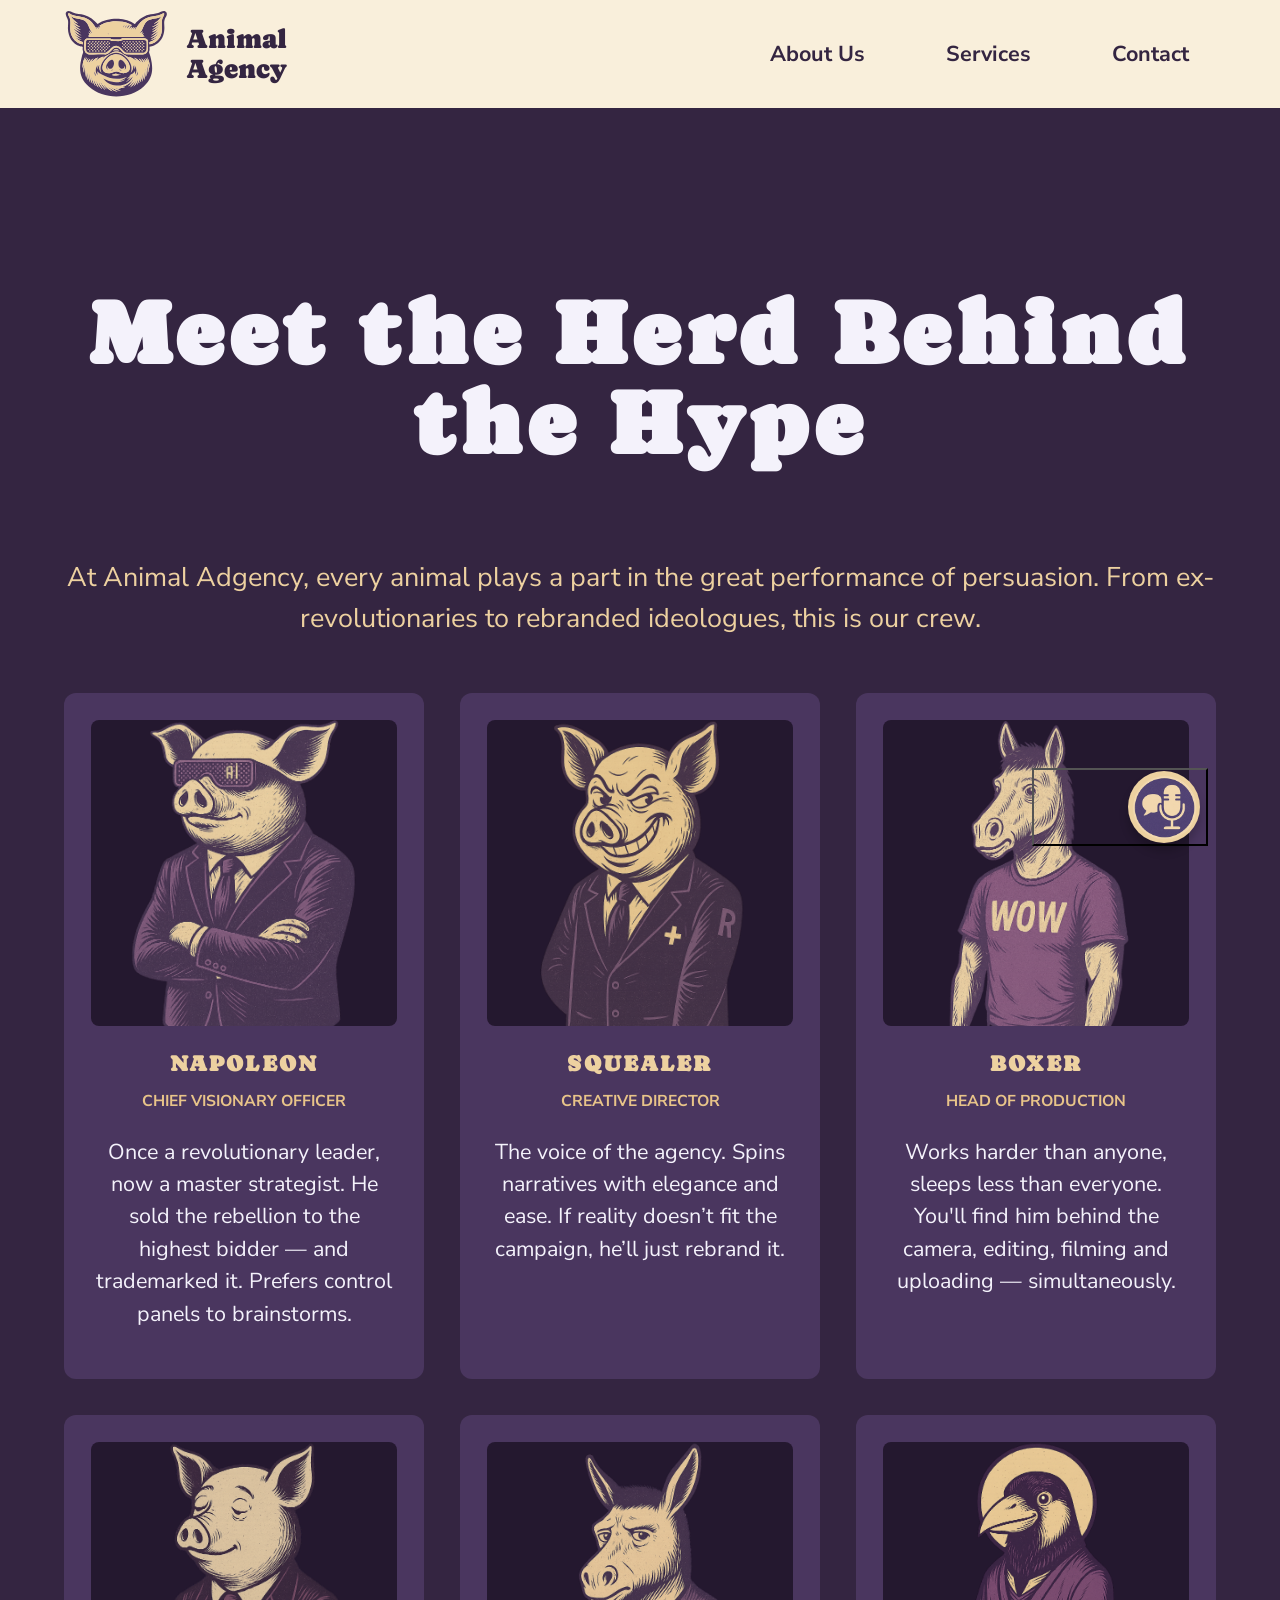
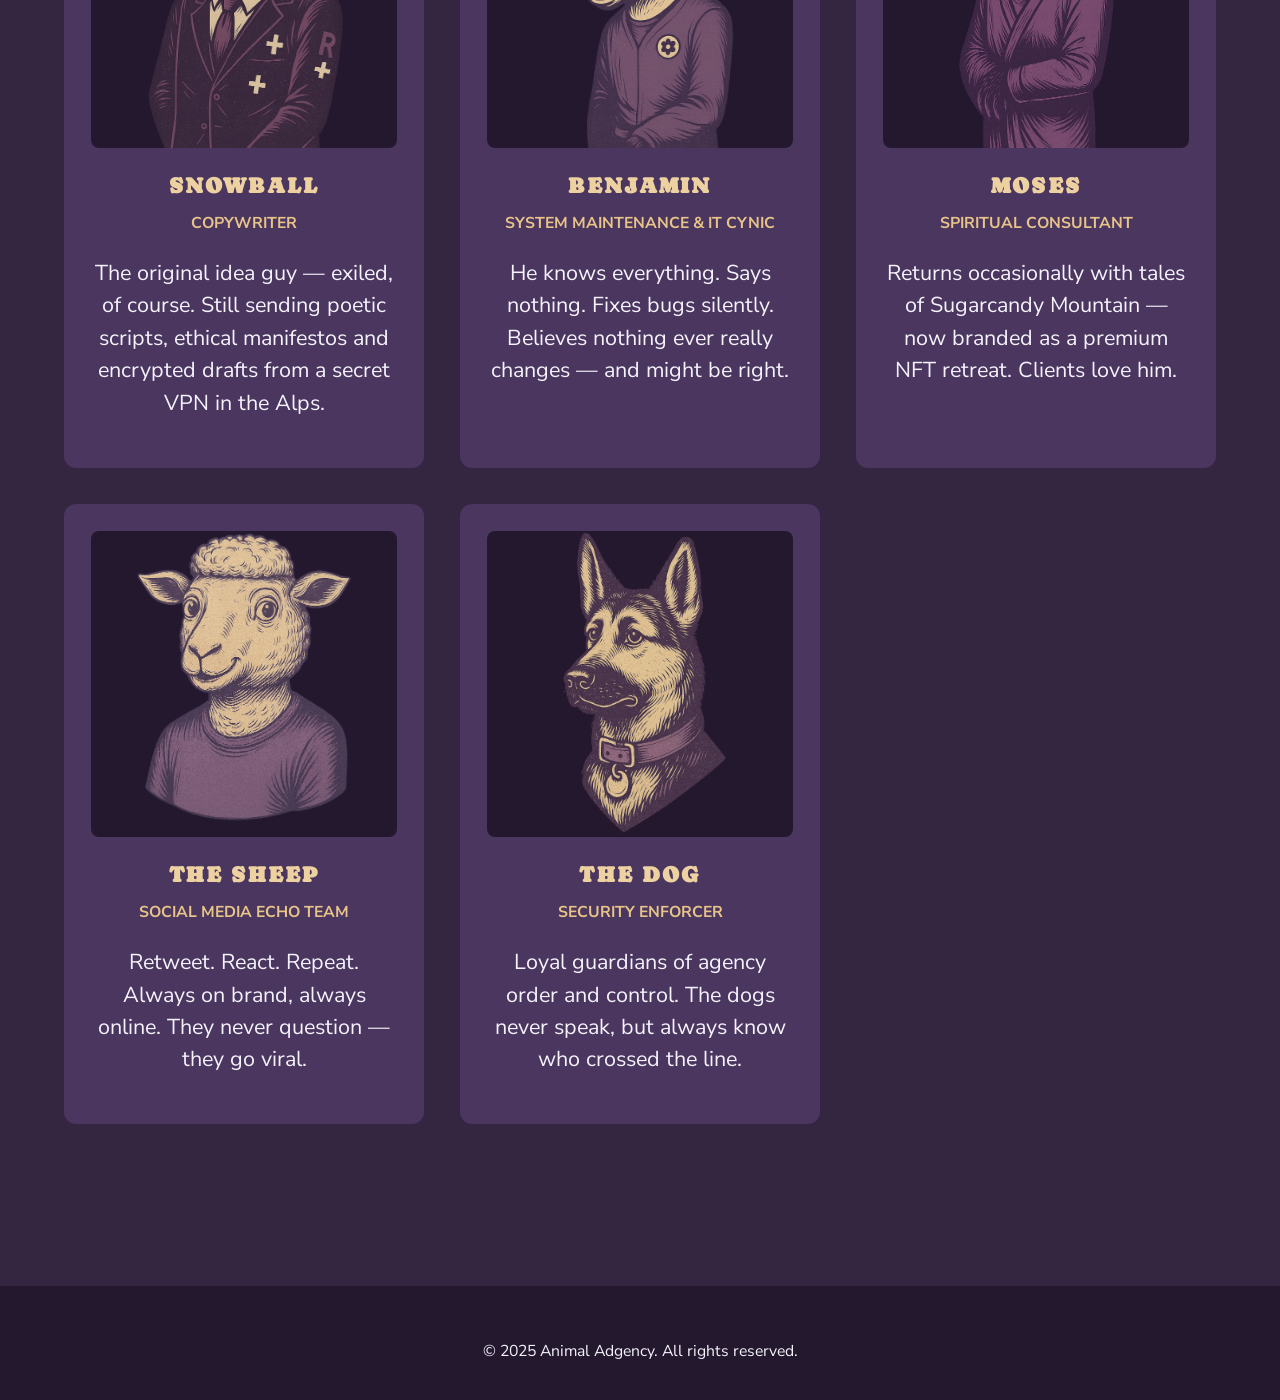
<file: about.html>
<!DOCTYPE html>
<html lang="en">

<head>
    <meta charset="UTF-8" />
    <meta name="viewport" content="width=device-width, initial-scale=1.0">
    <meta name="description"
        content="A satirical ad agency run by Orwell’s Animal Farm characters. Where revolution meets marketing and truth is just another campaign tool.">
    <meta name="keywords" content="advertising, creativity, agency, digital marketing">
    <meta name="author" content="Animal Adgency Team">
    <meta property="og:type" content="website">
    <meta property="og:title" content="Animal Adgency - Creativity that Bites">
    <meta property="og:url" content="https://animal-adgency.com/">
    <meta property="og:image"
        content="https://images.squarespace-cdn.com/content/v1/51763a50e4b083b631f0694e/297f7051-de79-4108-8571-b6e21ad104b8/Banner_OD.jpg">
    <meta property="og:description"
        content="A satirical ad agency run by Orwell’s Animal Farm characters. Where revolution meets marketing and truth is just another campaign tool.">

    <!-- Preconexión para optimizar carga de fuentes -->
    <link rel="preconnect" href="https://fonts.googleapis.com">
    <link rel="preconnect" href="https://fonts.gstatic.com" crossorigin>

    <!-- Google Fonts: Nunito Sans, Lobster, Caprasimo -->
    <link
        href="https://fonts.googleapis.com/css2?family=Caprasimo&family=Lobster&family=Nunito+Sans:wght@300;400;600;700&display=swap"
        rel="stylesheet">

    <!-- Main CSS -->
    <link rel="stylesheet" href="css/main.css">
    <link rel="stylesheet" href="css/hamburgers.min.css">

    <!-- JS -->
    <script src="js/main.js" defer></script>

    <!-- Favicons -->
    <link rel="shortcut icon" type="image/x-icon" href="icons/favicon.ico">
    <link rel="icon" type="image/png" sizes="16x16" href="icons/favicon-16x16.png">
    <link rel="icon" type="image/png" sizes="32x32" href="icons/favicon-32x32.png">
    <link rel="icon" type="image/png" sizes="96x96" href="icons/favicon-96x96.png">
    <link rel="icon" type="image/png" sizes="192x192" href="icons/favicon-192x192.png">
    <link rel="apple-touch-icon" sizes="57x57" href="icons/favicon-57x57.png">
    <link rel="apple-touch-icon" sizes="60x60" href="icons/favicon-60x60.png">
    <link rel="apple-touch-icon" sizes="72x72" href="icons/favicon-72x72.png">
    <link rel="apple-touch-icon" sizes="76x76" href="icons/favicon-76x76.png">
    <link rel="apple-touch-icon" sizes="114x114" href="icons/favicon-114x114.png">
    <link rel="apple-touch-icon" sizes="120x120" href="icons/favicon-120x120.png">
    <link rel="apple-touch-icon" sizes="144x144" href="icons/favicon-144x144.png">
    <link rel="apple-touch-icon" sizes="152x152" href="icons/favicon-152x152.png">
    <link rel="apple-touch-icon" sizes="180x180" href="icons/favicon-180x180.png">
    <link rel="icon" type="image/svg+xml" href="icons/favicon.svg">
    <meta name="msapplication-TileColor" content="#ffffff">
    <meta name="msapplication-TileImage" content="icons/favicon-144x144.png">
    <meta name="msapplication-config" content="icons/browserconfig.xml">

    <title>Animal Adgency - Creativity that Bites</title>
</head>

<body>
    <header class="site-header">
        <div class="container">
            <a href="index.html" class="logo">
                <svg xmlns="http://www.w3.org/2000/svg" viewBox="0 0 1024 882">
                    <style>
                        .st0 {
                            fill: #4a365f;
                        }

                        .st2 {
                            fill: #edd1a0;
                        }
                    </style>
                    <g id="happy">
                        <path
                            d="M695.8 146.2c32.6-41 81.7-76.6 133-89.8 30.5-7.8 63.4-7.3 93.2-17.3 22.2-7.4 60.1-36.7 79-9s-5.2 46.9-12.8 67c-11.4 30.2-3.9 58-4.1 88.8-.2 22.8-4.3 50.3-11.3 72.2-19 60.2-71.5 104.7-134.6 111.8-.8 11.2 1.1 23.7 0 34.7-.5 5.3-4.8 13.6-4.5 17.4.9 9.3 9.8 30.6 12.6 41.5 29.8 115.1 30.3 208.3-62.2 292.8-145.1 132.5-390.3 133.6-538.7 5.9-98.7-85-100.7-177.5-70.2-297.2 2.8-11 11.9-33.5 12.6-42.8s-4.1-13.7-4.6-19.9c-.9-9.5 0-21.2.9-30.6-.3-1.7-21.8-5.6-25.8-6.7-78.4-22.3-116.2-94.4-119.8-171.9-1.3-27.5 5.6-59.6-.5-85.3-5.8-24-35.6-59.2-13-81.2 19.4-18.8 43.1-.6 62.2 7.3 37.1 15.3 73.6 13.5 111.3 23.9 52.2 14.4 96.9 48.9 131.1 89.9 58-42.9 134.9-54.8 205.9-51.7 55.2 2.4 112.2 17.1 157 50l3.4.4ZM185.5 345.1V328c0-5.4-16.1-9.3-20.4-11.3-21-10-39.2-21.8-54.9-39.2 4.8 0 9.8 4.8 14.1 7.1 14.2 7.5 29 12.9 44.1 18.2l.6-2.3c-3.8-.7-7.2-2.3-10.5-4.2-22.6-13.3-45.6-32.9-62.4-52.8-.9-3 7.8 5.1 8.5 5.6 17.2 11.8 37.8 23.4 57.3 30.9s6.7 3 9.4 2.4c-29.3-18.5-57-40.8-78.8-67.6l40.4 27.2c11.2 5.1 22.6 12 34.1 16.5 1.1.5 3.6 1.9 4.4.4-29.7-18.8-56.7-41.9-80-68.2 1.2-2 2.6.5 3.5 1.2 20 15.4 41.6 27.1 65.3 35.8 3.5.2 1-1.3-.2-2.1-24.1-16.1-47.9-33.3-66.3-56l25.1 16.1c12.2 5.5 25.3 13.8 38.4 16.9s3.8 1.5 3.6-.6c-13.8-7-28.3-17.4-40.5-27.1s-21.2-17.3-28.8-26.4-2.9-1.9-2.3-4.1c19.3 13.7 43 26.2 66.1 32.1 1.2.3 3.7 1.8 4.4.3-28.2-15.2-54.8-33.9-75.3-58.8-.2-.9 1.2-.8 1.7-.6 1.8.8 7.3 5.8 10.1 7.5 5.2 3.2 10.5 6.1 15.9 8.8l31 11.3c-20.6-13.4-40.2-27.3-56.4-45.9-2.3-2.6-20.4-25.9-18.8-27.6 29 19.8 63.6 21 96.4 28.8 75.3 18 68.3 63.1 101.8 118.1 3.2 5.3 11.5 15 13.4 19.5s.2 2-.6 1.7c-13-6.6-22.5-17.8-32.3-28.2l17.6 37.6-24.7-17.6c2.2 3.6 13.4 27.6 11.8 29.4l-12.9-7 9.4 15.3c-5.2.5-12.4 2.4-16.5 5.9H790c.6-3.5-.9-1.9-2.8-2.5-3.7-1.3-7.6-2.3-11.4-3.4l7-14.1-11.7 4.7 8.2-23.5-22.3 15.3 15.3-34.1-14.1 13.5c-5.8 4.6-10.6 8.4-18 10.2s-2.2 2.3-2-.8c37.8-32 36.4-90.2 74.9-120.4 35.3-27.7 88.1-20.3 129.4-41.1 4.4-2.2 7.7-5.5 12.1-7.3-17.3 31-45.1 55.3-75.3 73.5.8 1.6 3.2 0 4.3-.4 15.5-4.7 30.1-12.4 43.8-20.9.9-.5 9.1-7.1 8.3-4.6-17.9 23.6-42.7 43.2-69.4 55.9-.2 2.3 3.5.9 4.8.6 20.4-3.9 43.7-18.2 60.5-30 .8-.2.9 1.1.6 1.7-.7 1.6-14.6 14.8-17.1 17-12.4 11-28.3 22.5-41.8 32.3-2.1 1.5-9.4 3.7-7.6 6.6 22.7-7.6 42.1-18.3 60.6-33.5.9-.8 2.3-3.1 3.5-1.2l-28.2 28.2-41.2 31.1c4.6-.2 9.9-2.4 14.1-4.1 19.3-8 38.7-20.3 54.7-33.5.9-.2.8 1.2.6 1.7s-7 8.1-8.2 9.5c-6.9 7.6-18 17.8-25.9 24.7-13.7 11.9-28.8 22.3-43.5 32.9l17.3-6.3c21.1-10.1 40-23.8 58.6-37.8 1.9 1.2-.4 2.6-1.2 3.5-21.3 25.9-49.9 47.6-78.2 65.3.8 1.6 3.2 0 4.3-.4 26.4-10.3 51.4-24.2 73.9-41.4.9-.2.8 1.2.6 1.7-.7 1.5-16.2 16.6-18.8 18.9-17.1 15.3-37.7 28.7-57.6 40 .8 1.5 3.2 0 4.4-.3 14.4-3.7 35.1-12.9 48.1-20.1s4.5-4.9 6.2-3.2c-11.7 12.4-25.3 24.3-40.4 32.6-5.1 2.8-32.5 12.5-32.5 15.7v18.2c48.6-2.3 95-43.3 111.8-87.6 18.7-49.5 7.4-89.6 10.5-138.9 1.6-25.2 11.2-35.7 19.4-57 2.2-5.6 8-20.7-2.3-21.3-5.8-.3-21.5 11.4-28 14.4-35.4 16.8-74.3 14.1-111.4 23.9-46.1 12.1-81.6 41.2-109.2 79-12 16.5-22.5 34.4-32.6 52.1l5.3-36.5-22.9 32.9 5.3-30.6c-1.6-1.7-11.7 10.8-12.9 12.4-3.8 4.8-8.3 11.5-10.6 17-2.1.3-1.2-2.7-1-4 .9-8.8 5.1-19.4 8.1-27.8-3.1-2.4-27.1 22.7-29.4 27 3.3-15.7 11.8-33.4 26.3-41.1 1.4-.3.9-1.6.1-2.4-1.3-1.6-22.2-11.6-25.7-13.1-51.5-22-123.7-26.6-178.8-19.6-39.4 5-78.9 16.8-111.2 40.4l11.6 26.5-22.3-18.8 4.7 28.2-22.3-27.1 2.9 29.4c-28.8-50.8-60.5-96.7-117.6-117.6-41.8-15.3-88.1-11.8-128.1-29.5C69 52.3 56.2 42.8 50 41.1c-7.1-1.9-11.1 3.8-10.6 10.5.7 9.1 13.6 28.6 17.3 39.2 12.2 35.1 2.6 73.7 5 110.3 1.3 20.2 7 45.2 15.1 63.7 17.8 40.9 62.6 78.7 108.4 80.4Zm387.8-57.4c-9.4 1.9-16.8 10.6-26.1 11.5s-71.2 1.3-79.4-1.8c-6.2-2.4-11.7-9.3-19.4-8.9l-225.6.3c-12.2 4.2-21.2 14.8-22.9 27.7-2.1 15.7-2.1 75.1 1.7 89.4 6.3 24.1 27.5 37.3 51.5 39.1 49.3 3.6 103.1-2.8 152.9 0 44.5-3 63.5-72.3 109.4-68.2 37.8 3.4 54.9 57.9 92.3 66.5 52.6.5 110.6 5.2 163 1.8 62.4-4 52.1-60.3 52.2-105.3 0-3.4 1.4-6.7 1.4-10.6-.5-24.7-9.9-39.8-35.9-41.8l-215 .3Zm-32.6 119.7c2.6-2.6-12-9.7-13.8-10.3-16.8-6-35-2.7-46.2 11.5 19.5-5.6 40.2-5.7 60-1.2m51.1 356.4c-7.6.4-15.3-.3-22.9 0l32.2-11.9c29.1-12.9 57.4-35.8 76.5-61.1 1.8-2.4 3.8-5.1 4.2-8.1 2.2-.3 1 2.5.6 3.6-10.7 29.3-34.6 53.4-57.1 74 20.8-8.9 40.1-25.1 54.1-43s11.6-19 18.9-27.6c-10.6 27.1-27 53.6-48.2 73.6-1 .9-2.2 1.6-3.5 1.7l.6 2.3c28.5-15 49.4-42 60.6-71.7 2.1-.3 1.1 2.6.9 3.8-2.2 13.7-9.2 28.2-14.4 40.9l-13 22.3c15.1-14.2 26.9-30.5 35.3-49.4 4.6-10.3 7.5-21.3 11.8-31.7l-2.1 24.9-9.7 36.2c13.1-18 21.7-39.6 27.1-61.2 1.8-7.4 1.7-15.5 4.7-22.3 2.1 16.5-1 33.1-3.5 49.4l-5.9 21.1c18.9-27.8 27.5-62.9 27.7-96.4 1.7 0 1.8 4.2 2 5.6 2.7 17.2.9 34.1-1 51.2l-5.1 26.6c16.2-31.6 24.9-69.2 20.6-104.7 3.4-.6 1.9.7 2.5 2.7 6.8 23.7 3.7 56-2.5 79.6 3.1.6 2.1-.6 2.9-2.3 15.4-33.4 18.6-75.9 12.4-111.7l3.9 8.5c8.5 21.9 5.7 44.7 5.5 67.4 0 1.4-.8 4.4 1.2 4.1 9.7-35.5 10.4-71.1 2.4-107l6.4 13c6.4 17.2 9.8 35.6 8.9 54.1.2.3 1.5-.6 1.8-1.2 3.1-6.6 2.6-35.7 1.7-44.1-1.7-17.1-7-33.6-11.7-50 11.2 15.2 19.2 34.1 21.2 52.9 2.1.3 1.1-2.7 1.2-4.1 1.4-35.1-8.8-73.4-27.6-102.9.6 7.1 4.4 14 6.1 20.9 1.9 7.7 3.1 15.9 3.9 23.8l-11.3-19.9-14.6-17.7c5.8 14.5 11.4 28.9 12.9 44.7-3.8-4.9-5.5-10.9-8.9-16.4-5.6-9-13.1-16.3-21.6-22.4l10.6 21.7 4.7 23-13-20.6c-7-8.4-14.9-15.1-23.5-21.8-1 1.1 6.2 9.2 7.3 10.9 6.8 11.4 11.2 24.1 12.7 37.3-3.4.7-1.9-1-2.7-2.6-9.6-19.8-24-37.3-44.4-46.8 12.2 13.3 20.8 27.8 25.9 45.3-2.8 2.4-2.9-2.6-4.5-5-12.1-18.1-43.6-42.1-64.4-48.6-.6-.2-1.9-.3-1.7.6 8.2 8.2 17.1 17.4 23.3 27.3s2.5 3 .8 3.9c-22.2-17.9-46.8-33.6-74.7-41.1 2.6 4.5 6.1 8.5 9 12.8.7 1 2.9 2.6 1 3.7-17.4-15.9-38.9-24-58.6-35.5-22.1-12.9-32.9-27-60.5-31.2-43.2-6.6-57.2 9.2-89.8 29.6-20.1 12.6-43.1 21-60.5 38.3-2.4-4 12.3-17.9 11.2-18.8-27.7 8.2-54 22-74.7 42.3-1.8-.9.3-2.8.8-3.9 5.8-10.6 13.1-20.4 22.1-28.5-4.8-.1-11.6 3-16.1 5.1-20.8 9.6-41.2 25.9-53.9 44.9l4.7-14.1c4.4-11.7 12.7-19.7 20.9-28.6s4-1.8.2-2c-22.1 11.3-41.3 29.3-50 52.9-2.1.2-1.3-4-1.1-5.3 1.5-14.7 10.9-29.6 18.8-41.8l-17.1 12.9-18.2 25.9c1.1-16.4 7.8-31.7 17.6-44.7l-15.9 12.9-14.7 22.4c1.6-15.2 5.7-30.1 12.9-43.5L214 484.6l-14.3 22.7c2.4-9.3 3.6-19.1 6.4-28.2s4.6-8.4 4.7-12.9c-22.9 32.5-29.9 76-30 115.2l8.5-28.5 7.9-15c-5.2 23.5-9.1 47-5.9 71.1l3.5 15.9c.3-14.7 1.8-29.4 5.1-43.8l7.9-19.7c-5.9 33.2-4.8 67.3 3.6 100 2.2.2.9-2.5.8-3.8-1.1-12.6-1.9-25.2-.8-38s1.7-13.2 2.9-19.4l4.1-12.9c-2.4 32.9-1.9 76.5 14.3 106.3.7 1.2 2.5 3.5 2.2.2-7.2-22.2-6.6-47.4-3.4-70.4.2-1.5.5-6.4 2.2-6.6-1.2 33.7 6 67.4 20.7 97.6s-.3 3 2.9 2.3c-8.1-24.6-10.1-53.6-6.9-79.2.2-1.4.5-6.4 2.2-6.6.1 35.3 6.4 74.9 28.2 103.5-6.9-21.4-11.5-43.8-10.6-66.5s-.9-4.4 1.2-4.1c4.1 34.2 18.2 66.4 38.2 94.1 1.6-.8-.2-3-.6-4.1-2.3-6.5-5.9-13.2-8.3-20s-13-46.4-8.8-46.5c8.6 26.3 21.3 55.6 40.6 75.9s2.3 3.1 3.5 1.2c-10-15.6-17.8-37-19.8-55.4s-1.2-6.3 1-6.3c9.5 31.8 29.3 60.1 54.7 81.1 1.9-1.2-.4-2.6-1.2-3.5-17.1-20.2-29.3-44.1-33.5-70.6l16.7 30.9c12.5 19.9 28.5 36.4 47.4 50.2 1.9-1.2-.4-2.6-1.2-3.5-4.4-5.2-9-9-13.3-14.9-9.9-13.4-25.8-42.9-29.4-58.9s-1.2-4.1.9-3.8c.6 3.2 1.8 6.2 3.3 9 13.7 25.5 33.1 50 56.1 67.4 3.7 1.2-6-8.3-6.5-8.8-7.7-9.9-16.1-23.9-21-35.5s-2.6-3-.8-3.9c21.8 29.5 49.5 53.7 83.5 68.2 2.6.3 2.1-.3.6-1.8-9.3-8.8-19.7-14.9-28.8-25.3-1.7-1.9-13.5-16.3-12.3-17.7 23.4 18.7 56.7 44.6 87.6 47.1.9 0 4.3.4 2.4-1.2-19.5-5.4-40-18.4-54.7-32.3s-8.3-7.5-7-8.8c27.9 16.8 59.3 30.2 92.3 31.8 1.9-1.4-1.1-1.3-2-1.5-19.6-4.7-38-11.7-53.9-24.3 21.1 6.2 42.4 13 64.7 12.9l-24.3-9.2-5.1-3.7c23.1 3.5 45-1.7 67-8.3-.7-3.3-6.6 0-7.6 0"
                            class="st0" />
                        <path
                            d="M185.5 345.1c-45.8-1.7-90.6-39.5-108.4-80.4S63.3 221.1 62 201c-2.4-36.6 7.2-75.2-5-110.3S40.4 60.6 39.7 51.5c-.5-6.7 3.5-12.4 10.6-10.5 6.2 1.6 19 11.2 26.6 14.6 39.9 17.7 86.3 14.2 128.1 29.5 57.1 21 88.8 66.8 117.6 117.6l-2.9-29.4 22.3 27.1-4.7-28.2 22.3 18.8-11.6-26.5c32.2-23.5 71.8-35.4 111.2-40.4 55.1-7 127.3-2.4 178.8 19.6 3.6 1.5 24.4 11.6 25.7 13.1s1.2 2.1-.1 2.4c-14.5 7.7-23.1 25.4-26.3 41.1 2.3-4.3 26.3-29.4 29.4-27-3 8.4-7.2 19-8.1 27.8-.1 1.3-1.1 4.2 1 4 2.3-5.6 6.8-12.2 10.6-17s11.3-14.1 12.9-12.4l-5.3 30.6 22.9-32.9-5.3 36.5c10.1-17.7 20.6-35.6 32.6-52.1 27.5-37.8 63.1-66.9 109.2-79 37.1-9.8 75.9-7.1 111.4-23.9 6.5-3.1 22.2-14.8 28-14.4 10.3.6 4.5 15.7 2.3 21.3-8.3 21.3-17.9 31.8-19.4 57-3.1 49.3 8.3 89.4-10.5 138.9-16.8 44.3-63.2 85.3-111.8 87.6v-18.2c0-3.2 27.5-12.9 32.5-15.7 15.1-8.2 28.7-20.2 40.4-32.6-1.7-1.7-4.1 2-6.2 3.2-13.1 7.2-33.8 16.4-48.1 20.1s-3.7 1.8-4.4.3c19.9-11.3 40.5-24.7 57.6-40 2.6-2.3 18.1-17.4 18.8-18.9s.3-1.9-.6-1.7c-22.5 17.1-47.5 31.1-73.9 41.4-1.1.4-3.6 1.9-4.3.4 28.4-17.7 56.9-39.4 78.2-65.3.8-.9 3.1-2.3 1.2-3.5-18.6 14-37.5 27.8-58.6 37.8l-17.3 6.3c14.8-10.6 29.8-21 43.5-32.9s19-17 25.9-24.7 7.9-8.9 8.2-9.5.3-1.9-.6-1.7c-16.1 13.2-35.4 25.5-54.7 33.5-4.2 1.7-9.5 3.9-14.1 4.1l41.2-31.1 28.2-28.2c-1.2-1.9-2.6.4-3.5 1.2-18.4 15.2-37.9 25.9-60.6 33.5-1.8-2.9 5.5-5.1 7.6-6.6 13.5-9.8 29.5-21.2 41.8-32.3 2.5-2.2 16.4-15.5 17.1-17s.2-2-.6-1.7c-16.8 11.8-40.1 26.1-60.5 30-1.2.2-4.9 1.7-4.8-.6 26.7-12.7 51.5-32.3 69.4-55.9.8-2.5-7.5 4.1-8.3 4.6-13.7 8.5-28.3 16.2-43.8 20.9-1.2.4-3.5 2-4.3.4 30.2-18.2 58-42.5 75.3-73.5-4.4 1.7-7.7 5-12.1 7.3-41.3 20.9-94.1 13.5-129.4 41.1-38.4 30.1-37.1 88.4-74.9 120.4-.2 3.1.5 1.2 2 .8 7.4-1.8 12.2-5.7 18-10.2l14.1-13.5-15.3 34.1 22.3-15.3-8.2 23.5 11.7-4.7-7 14.1c3.8 1.1 7.6 2.2 11.4 3.4 1.8.6 3.4-1 2.8 2.5h-559c4.1-3.5 11.3-5.4 16.5-5.9l-9.4-15.3 12.9 7c1.7-1.8-9.6-25.8-11.8-29.4l24.7 17.6-17.6-37.6c9.8 10.5 19.3 21.6 32.3 28.2.8.2.9-1 .6-1.7-1.9-4.5-10.2-14.3-13.4-19.5-33.5-55-26.5-100.1-101.8-118.1-32.8-7.9-67.4-9-96.4-28.8-1.6 1.7 16.5 25 18.8 27.6 16.3 18.6 35.8 32.5 56.4 45.9l-31-11.3c-5.5-2.6-10.8-5.6-15.9-8.8-2.8-1.7-8.3-6.7-10.1-7.5s-1.9-.3-1.7.6c20.4 24.9 47 43.6 75.3 58.8-.8 1.5-3.2 0-4.4-.3-23.1-5.9-46.8-18.3-66.1-32.1-.5 2.2 1.2 2.8 2.3 4.1 7.6 9.1 19.5 19 28.8 26.4s26.7 20 40.5 27.1c.3 2.2-2.4.9-3.6.6-13.1-3.1-26.2-11.4-38.4-16.9l-25.1-16.1c18.4 22.7 42.2 40 66.3 56s3.7 2.4.2 2.1c-23.7-8.7-45.4-20.4-65.3-35.8-.9-.7-2.3-3.2-3.5-1.2 23.3 26.3 50.3 49.4 80 68.2-.7 1.5-3.2 0-4.4-.4-11.4-4.5-22.8-11.4-34.1-16.5l-40.4-27.2c21.8 26.8 49.5 49.2 78.8 67.6-2.7.6-6.8-1.4-9.4-2.4-19.5-7.5-40.1-19-57.3-30.9-.7-.5-9.5-8.6-8.5-5.6 16.9 19.9 39.8 39.5 62.4 52.8 3.3 1.9 6.7 3.6 10.5 4.2l-.6 2.3c-15.1-5.2-30-10.7-44.1-18.2-4.3-2.3-9.3-7-14.1-7.1 15.6 17.4 33.8 29.3 54.9 39.2 4.3 2 20.4 5.9 20.4 11.3V345Zm458.7-189.4c-16 4-23.9 22.1-28.2 36.4 11-10.9 20.2-23.3 28.2-36.4m-64.7 23.5c2.5.6 2.7-1.3 3.8-2.7 4.4-5.2 8.5-12.8 9.1-19.7-6.7 5.8-9.3 14.6-12.9 22.3Zm36.4-21.1c-9.4 4.1-14.3 15.2-16.5 24.7 2.5.5 2.7-1.3 3.7-2.7 4.9-6.8 8-15.1 12.7-22Zm-175.2 91.7c-1.9-5.7-6-12.9-11.7-15.3-1.1 1.2 9.3 14.6 11.7 15.3M591.8 763.8c1.1 0 6.9-3.3 7.6 0-22 6.5-43.9 11.7-67 8.3l5.1 3.7 24.3 9.2c-22.3 0-43.6-6.7-64.7-12.9 15.9 12.7 34.3 19.6 53.9 24.3.9.2 3.9.1 2 1.5-33-1.5-64.4-15-92.3-31.8-1.3 1.3 5.9 7.8 7 8.8 14.7 13.9 35.2 26.9 54.7 32.3 1.9 1.6-1.4 1.3-2.4 1.2-30.9-2.5-64.2-28.4-87.6-47.1-1.2 1.4 10.6 15.7 12.3 17.7 9.2 10.4 19.5 16.5 28.8 25.3 1.5 1.4 2 2-.6 1.8-34-14.5-61.7-38.7-83.5-68.2-1.8.9.3 2.8.8 3.9 4.9 11.6 13.3 25.6 21 35.5s10.2 10 6.5 8.8c-23-17.4-42.4-41.9-56.1-67.4-1.5-2.8-2.7-5.8-3.3-9-2.1-.3-1.1 2.6-.9 3.8 3.5 16 19.4 45.5 29.4 58.9s8.9 9.7 13.3 14.9 3.1 2.4 1.2 3.5c-18.9-13.8-34.9-30.3-47.4-50.2l-16.7-30.9c4.3 26.5 16.4 50.3 33.5 70.6s3.1 2.4 1.2 3.5c-25.4-21.1-45.2-49.4-54.7-81.1-2.2 0-1.2 4.9-1 6.3 2.1 18.4 9.9 39.9 19.8 55.4-1.2 1.9-2.6-.3-3.5-1.2-19.3-20.3-32-49.6-40.6-75.9-4.2.1 7.5 42.8 8.8 46.5 2.3 6.8 6 13.4 8.3 20s2.2 3.4.6 4.1c-20-27.7-34.1-59.9-38.2-94.1-2.1-.3-1.1 2.7-1.2 4.1-.9 22.7 3.6 45.1 10.6 66.5-21.8-28.5-28.1-68.2-28.2-103.5-1.7.2-2 5.2-2.2 6.6-3.2 25.6-1.2 54.7 6.9 79.2-3.1.6-2.1-.7-2.9-2.3-14.7-30.2-21.9-63.9-20.7-97.6-1.7.2-2 5.1-2.2 6.6-3.3 23-3.8 48.3 3.4 70.4.3 3.4-1.5 1-2.2-.2-16.2-29.8-16.7-73.3-14.3-106.3l-4.1 12.9c-1.2 6.3-2.4 13.1-2.9 19.4-1.1 12.8-.3 25.3.8 38s1.4 4-.8 3.8c-8.3-32.6-9.5-66.8-3.6-100l-7.9 19.7c-3.2 14.4-4.8 29-5.1 43.8l-3.5-15.9c-3.3-24.2.7-47.6 5.9-71.1l-7.9 15-8.5 28.5c0-39.2 7.1-82.7 30-115.2 0 4.5-3.3 8.4-4.7 12.9-2.9 9.2-4.1 18.9-6.4 28.2l14.3-22.7 10.4-11.4c-7.2 13.4-11.3 28.3-12.9 43.5l14.7-22.4 15.9-12.9c-9.9 13-16.6 28.3-17.6 44.7l18.2-25.9 17.1-12.9c-7.9 12.1-17.3 27-18.8 41.8-.1 1.2-.9 5.5 1.1 5.3 8.8-23.6 28-41.6 50-52.9 3.8.2.6 1.1-.2 2-8.2 8.9-16.5 16.9-20.9 28.6l-4.7 14.1c12.7-19 33.1-35.3 53.9-44.9 4.5-2.1 11.3-5.2 16.1-5.1-9 8.1-16.3 17.9-22.1 28.5-.6 1-2.6 2.9-.8 3.9 20.7-20.3 47-34.2 74.7-42.3 1.1.9-13.6 14.8-11.2 18.8 17.4-17.3 40.4-25.7 60.5-38.3 32.5-20.4 46.6-36.1 89.8-29.6 27.6 4.2 38.5 18.3 60.5 31.2 19.7 11.5 41.2 19.6 58.6 35.5 1.8-1-.4-2.7-1-3.7-2.8-4.3-6.4-8.3-9-12.8 27.8 7.5 52.5 23.3 74.7 41.1 1.7-.9-.2-2.9-.8-3.9-6.2-9.9-15.1-19-23.3-27.3-.2-.9 1.1-.8 1.7-.6 20.8 6.5 52.3 30.4 64.4 48.6 1.6 2.3 1.7 7.4 4.5 5-5-17.5-13.6-32-25.9-45.3 20.4 9.5 34.8 27 44.4 46.8.8 1.6-.8 3.2 2.7 2.6-1.5-13.2-5.9-25.9-12.7-37.3-1.1-1.8-8.2-9.9-7.3-10.9 8.6 6.6 16.5 13.4 23.5 21.8l13 20.6-4.7-23-10.6-21.7c8.5 6.2 16.1 13.5 21.6 22.4 3.4 5.5 5.1 11.5 8.9 16.4-1.5-15.8-7.1-30.2-12.9-44.7l14.6 17.7 11.3 19.9c-.7-7.9-2-16.1-3.9-23.8-1.7-7-5.6-13.8-6.1-20.9 18.9 29.5 29.1 67.8 27.6 102.9 0 1.4.9 4.4-1.2 4.1-2-18.8-10-37.7-21.2-52.9 4.7 16.4 10 32.9 11.7 50 .9 8.4 1.4 37.5-1.7 44.1-.3.5-1.5 1.5-1.8 1.2 1-18.5-2.5-36.8-8.9-54.1l-6.4-13c8.1 35.9 7.3 71.5-2.4 107-2 .3-1.2-2.8-1.2-4.1.2-22.7 3-45.4-5.5-67.4l-3.9-8.5c6.2 35.9 3 78.3-12.4 111.7-.8 1.8.2 2.9-2.9 2.3 6.2-23.6 9.3-55.9 2.5-79.6-.6-2 .9-3.3-2.5-2.7 4.3 35.5-4.4 73-20.6 104.7l5.1-26.6c1.9-17.2 3.7-34.1 1-51.2-.2-1.4-.3-5.7-2-5.6-.1 33.6-8.8 68.6-27.7 96.4l5.9-21.1c2.5-16.3 5.6-32.9 3.5-49.4-3 6.9-2.9 15-4.7 22.3-5.3 21.6-13.9 43.2-27.1 61.2l9.7-36.2 2.1-24.9c-4.3 10.4-7.2 21.4-11.8 31.7-8.4 19-20.2 35.3-35.3 49.4l13-22.3c5.2-12.8 12.2-27.2 14.4-40.9.2-1.3 1.3-4.1-.9-3.8-11.2 29.7-32.1 56.8-60.6 71.7l-.6-2.3c1.4-.1 2.5-.8 3.5-1.7 21.2-20 37.6-46.5 48.2-73.6-7.2 8.6-11.9 18.7-18.9 27.6-13.9 17.8-33.2 34.1-54.1 43 22.5-20.6 46.4-44.7 57.1-74 .4-1.1 1.5-3.8-.6-3.6-.5 3-2.4 5.7-4.2 8.1-19.1 25.3-47.5 48.2-76.5 61.1l-32.2 11.9c7.6-.3 15.3.4 22.9 0m63-140c25.4-60.4-11.8-118.4-55.8-157.6-54-48.1-120.5-48.5-174.7-.6-39.7 35.1-75.9 88.5-61.7 144.1 1.5 5.8 4 11.1 6.5 16.5-22-19.1-29.9-48.5-22.3-76.4-3.1-.7-2 .8-2.9 2.3-6.6 11.2-12.6 24.8-14.7 37.7-2.1-.4-2.2-2.3-2.4-4.1-1.2-10.7 1.6-19.5 2.4-29.5.1-1.3.9-4.4-1.1-4.1-18.6 28.4-24.3 68.4 1.8 94.1 0-12.1-4.6-24.3-2.4-36.4 10.9 16.1 27.1 23.1 43.7 31.6 66.5 33.7 128.5 54.5 204.1 36.3 15.1-3.6 29.6-9.5 44.4-13.8l-28.2 19.4c-12.5 6.1-24.9 13.2-38.8 15.9.1 1.5-1.1 2.4 1.5 2 4.8-.8 10.3-.2 15.4-1 9.5-1.4 20-4.4 28.4-9.2l.6 2.3c-54.2 35.9-123.7 29.5-180.7 3.8-11-5-21.2-11.6-32.1-16.7 36.5 54.9 104 74.6 167.6 69.4 55.9-4.6 101.6-33.8 121.7-87-18.7 20.7-37.9 38.8-62.9 51.7l-1.7-.6c15.3-14.6 31.7-28.3 42.3-47.1-1.3-2-2.6.5-3.5 1.2-6.9 5.3-13.3 10.1-21.1 14.2l-13 4.7 40-37.6-12.8 6c-2 .9-3.6 1.1-1.3-1.3 8.4-8.5 28.7-17.6 39.4-26.5 6.5-5.4 12.2-11.4 16.5-18.8V644c20.5-27.7 17.1-60.5-1.2-88.2-.9-1.4.3-3-2.9-2.3 2.4 9.7 3.6 23.6 2.4 33.5-.2 1.6-.8 3.6-2.3 1.7-2.2-12.5-7.6-26.3-15.3-36.5 5.1 27.1-2.1 53-22.3 71.7ZM723 635c1-7.3-.8-16.6 0-24.1L710.1 655c.7 1.3 3.1-1.8 3.6-2.3 3.4-3.8 8.7-12.7 9.4-17.7Zm-409.3 21.8-14.1-44.7c-2.5 16.3-.1 34.3 14.1 44.7"
                            class="st2" />
                        <path
                            d="m573.3 287.7 215-.3c26 1.9 35.5 17 35.9 41.8 0 3.9-1.4 7.2-1.4 10.6 0 45.1 10.3 101.3-52.2 105.3-52.4 3.4-110.4-1.3-163-1.8-37.4-8.6-54.5-63.1-92.3-66.5-45.9-4.2-64.9 65.2-109.4 68.2-49.8-2.7-103.6 3.7-152.9 0-24-1.8-45.2-15-51.5-39.1-3.8-14.3-3.8-73.7-1.7-89.4 1.7-12.9 10.6-23.5 22.9-27.7l225.6-.3c7.7-.5 13.2 6.5 19.4 8.9 8.2 3.2 67.9 3 79.4 1.8s16.7-9.6 26.1-11.5Zm8.3 15.4c-11.7.8-17.8 10.4-29.7 11.5-26.2 2.3-55.8-1.8-82.4 0-9.8-.8-16.1-10.2-25.8-10.6l-214.8.6c-6.4 1.5-11.3 6.7-12.8 13.1 4.6 31.4-16.6 104.9 30 111h162.1c44.7-17.4 55.7-72.5 111.8-66.9 38.5 3.8 57.4 55.2 92.3 66.5l167.4.2c16.1-3.4 26.1-17.5 27.8-33.4 1.7-16.6 2.2-58.9.2-75.2-1.5-12.5-11.9-16.2-22.9-17.1l-203.2.4Z"
                            class="st2" />
                        <path
                            d="M540.7 407.4c-19.8-4.5-40.5-4.5-60 1.2 11.2-14.2 29.4-17.5 46.2-11.5 1.8.6 16.4 7.8 13.8 10.3"
                            class="st2" />
                        <path
                            d="M644.2 155.7c-8 13.2-17.3 25.5-28.2 36.4 4.3-14.4 12.3-32.4 28.2-36.4M615.9 158.1c-4.7 6.9-7.8 15.2-12.7 22-1.1 1.5-1.2 3.3-3.7 2.7 2.2-9.4 7.1-20.6 16.5-24.7ZM579.5 179.2c3.6-7.8 6.2-16.5 12.9-22.3-.7 6.9-4.8 14.5-9.1 19.7-1.1 1.3-1.3 3.2-3.8 2.7ZM440.7 249.8c-2.5-.7-12.8-14.1-11.7-15.3 5.7 2.4 9.8 9.6 11.7 15.3M654.8 623.8c20.3-18.7 27.5-44.6 22.3-71.7 7.7 10.1 13.1 23.9 15.3 36.5 1.5 1.9 2.1-.1 2.3-1.7 1.3-9.9 0-23.8-2.4-33.5 3.2-.7 2 1 2.9 2.3 18.3 27.7 21.7 60.5 1.2 88.2v-35.3c-4.3 7.4-10 13.4-16.5 18.8-10.7 8.8-31 18-39.4 26.5-2.3 2.4-.7 2.2 1.3 1.3l12.8-6-40 37.6 13-4.7c7.9-4 14.2-8.8 21.1-14.2.9-.7 2.3-3.2 3.5-1.2-10.6 18.8-27 32.4-42.3 47.1l1.7.6c25.1-12.9 44.2-31 62.9-51.7-20.1 53.2-65.9 82.4-121.7 87-63.6 5.2-131.1-14.5-167.6-69.4 10.9 5.1 21.1 11.7 32.1 16.7 57.1 25.8 126.6 32.1 180.7-3.8l-.6-2.3c-8.4 4.8-18.9 7.8-28.4 9.2s-10.6.2-15.4 1-1.4-.5-1.5-2c13.9-2.7 26.3-9.7 38.8-15.9l28.2-19.4c-14.9 4.2-29.4 10.1-44.4 13.8-75.6 18.2-137.7-2.5-204.1-36.3-16.6-8.4-32.8-15.5-43.7-31.6-2.2 12.1 2.5 24.3 2.4 36.4-26.1-25.7-20.4-65.7-1.8-94.1 2-.3 1.2 2.8 1.1 4.1-.8 10-3.6 18.8-2.4 29.5.2 1.8.2 3.6 2.4 4.1 2.2-12.9 8.2-26.5 14.7-37.7.9-1.5-.2-3 2.9-2.3-7.6 28 .4 57.4 22.3 76.4-2.4-5.4-5-10.7-6.5-16.5-14.1-55.6 22.1-109 61.7-144.1 54.2-48 120.7-47.5 174.7.6 44.1 39.3 81.2 97.2 55.8 157.6ZM506.3 443.1c-44.5 1.7-82.1 33.9-106.6 68.7-39.8 56.6-30.9 122.9 51 116.9 30-2.2 45-22.8 78.2-13.6 29.8 8.3 44.3 19.9 78.1 9.9 55-16.1 42.2-74.2 17.4-111.3-26.2-39.2-68.8-72.4-118.1-70.5Zm48.5 200.7c-13.1 2.8-25.2-6.3-37.3-7.9-16.9-2.3-32.4 6.5-48.5 9.7 24.2 6.8 50.7 6.8 75.3 2.4 2.5-.4 5.4-1 7.8-1.7s3.3.9 2.7-2.5M313.7 656.8c-14.2-10.4-16.6-28.4-14.1-44.7zM723 635c-.7 5-5.9 13.9-9.4 17.7-.5.5-2.9 3.6-3.6 2.3l12.9-44.1c-.8 7.5 1 16.8 0 24.1Z"
                            class="st0" />
                        <path
                            d="m581.6 303.1 203.2-.4c11 .9 21.4 4.6 22.9 17.1 2 16.3 1.6 58.5-.2 75.2-1.7 15.9-11.7 30-27.8 33.4l-167.4-.2c-34.8-11.3-53.7-62.7-92.3-66.5-56.1-5.6-67.2 49.5-111.8 66.9H246.1c-46.7-6.1-25.4-79.6-30-111 1.5-6.4 6.4-11.6 12.8-13.1l214.8-.6c9.8.4 16 9.9 25.8 10.6 26.6-1.8 56.2 2.4 82.4 0 11.9-1.1 18-10.7 29.7-11.5ZM257 318.2c-1.4-2.2-10.3-1.9-9 4.8 1.9 9.9 13 1.4 9-4.8m21.7.1c-3.3 3.7 2.2 12.3 7.5 8 5.9-4.8-2.7-13.5-7.5-8m37.1 7.7c2.3-3.2 1.1-10.1-4.8-8.9-11.1 2.1.2 15.3 4.8 8.9m29.3 0c4.5-4.6-2.2-12.9-7.7-7.7s3.1 12.3 7.7 7.7m21.7.1c2.9 4.5 14.5-2.6 7.6-8.2s-10.1 4.3-7.6 8.2m31.1-9.1c-4.2 1.5-2.7 10.3 2.2 10.4 8.5.2 6.3-13.4-2.2-10.4m27.7 9.1c2.9 4.5 14.5-2.6 7.6-8.2s-10.1 4.3-7.6 8.2m161.8-9.1c-4.5 1.3-4.7 9.7.9 9.9 8.5.3 6.3-11.9-.9-9.9m27.6 9c7.8 5.5 13.5-10.2 2.9-8.9s-5.4 7.2-2.9 8.9m31.2-9c-4.8 1.3-4.2 10.2.9 10.4 7.9.3 6.7-12.5-.9-10.4m29.4 0c-5.5 1.5-3.9 12.2 3 10.3 5.5-1.5 3.9-12.2-3-10.3m30.6 0c-5.7 1.1-6.4 8.1-.9 9.9 9 2.9 9.2-11.5.9-9.9m34.1 1.3c-6.6-6.5-14.2 7.3-4.7 8.9 5.5.9 7.9-5.7 4.7-8.9m29.4 7.7c5.3-5.4-3.1-12.1-7.6-7.6s3.1 12.2 7.6 7.6m-502.3 5.2c-6.4.5-6 11.8 1 11.5 6.7-.2 4.2-11.9-1-11.5m30.6-.1c-6.9.6-7.2 10.1-.2 11.6 6-.5 5.2-12.1.2-11.6m28.2.1c-8.3.7-3.5 16.8 4 9.8s.7-10.2-4-9.8m26.6 10.1c3.6 3.6 10.7-.5 8.1-6.2-3.9-8.7-13.3.9-8.1 6.2m32.3-10.2c-9.1 1.3-3.2 16.6 3.9 9.9s.8-10.5-3.9-9.9m29.3.1c-6.5.5-5.8 11.8.8 11.2 6.5-.5 5.8-11.8-.8-11.2m25.4 2.4c-2.6 4.5 4 11.5 7.9 7.4 6.8-7.1-4.5-13.3-7.9-7.4m138.1.1c-4.7-6.4-13.1 3.4-7.4 8s10.8-3.4 7.4-8m25.7-2.2c-9.1-.4-6 15.4 2.2 10 4.8-3.2 2.5-9.8-2.2-10m89.4-.2c-5.7-.4-7.3 10.1-1 11.3 6.9 1.3 6.1-10.9 1-11.3m28.5-.2c-6.9 1-5.7 12.2.8 11.6s5.7-12.6-.8-11.6m26.5 10.2c4.9 4.9 13-4.3 6-9s-9.9 5-6 9m33.2-9.8c-6.3.2-5.6 11.6 1 11s6.5-11.3-1-11m-545.6.8c-3.2 1.1-2.6 8.4.4 9.9 8.5 4.3 10-13.4-.4-9.9m395.3 0c-8.4 2.5 2.5 16.2 6.8 6.8s-2.1-8.2-6.8-6.8m29.4.1c-4.5 1.3-4 6.8-.3 9.3 7.4 4.9 11-12.5.3-9.3m-322.9 23c8.3 7.7 14.7-8.1 2.2-10.3-.8 2.8-5 7.6-2.2 10.3m285.4.1c1.7-2.8-1.1-7.7-2.3-10.3-5.5.4-9.4 7.2-5.5 11.4s7 0 7.7-1.1Zm110.1-7.6c-8.1 15.7 21.8 7.9 2.5-2.8-.4 1.1-2.3 2.5-2.5 2.8m-483.6-.2c-3.9 3.9.9 12.1 6.8 8.5 5.5-3.4-1.5-13.8-6.8-8.5m33.4-1.3c-7.8.6-6.1 14.2 2.7 9.8 5-2.5.9-10.1-2.7-9.8m33 1.3c-5.8-5.6-12.9 4.8-6.8 8.5 6.3 3.8 10.1-5.4 6.8-8.5m54.1-1.3c-5.5 1.5-3.9 12.2 3 10.3 5.5-1.5 3.9-12.2-3-10.3m34.1 1.3c-4.5-4.6-12.3 3.2-7.7 7.7s12.7-2.5 7.7-7.7m24.7-1.3c-4 1.1-5.1 9.7-.2 10.5 9.1 1.5 8.2-12.7.2-10.5m164.8 9.1c4-6.3-6.4-13.9-9.9-5.7-2.2 5.3 7.5 9.4 9.9 5.7m52.8-9.1c-5.7 1.7-4.7 12.6 2.8 11s4.1-13-2.8-11m29.4 0c-6.1 1.7-3.9 15.9 5.1 8.7 4.6-3.7-.5-10-5.1-8.7m35.3 1.3c-3.1-3-10-1-8.9 4.7 2 10.2 15 1.4 8.9-4.7m54.1-1.3c-4 1.1-4.4 8-.8 9.8 8.3 4.2 9.4-12.3.8-9.8m-434 24.3c4.6-4.6-3.2-14.1-8-7.4s4.1 11.4 8 7.4m272.6-10c-5.1-.4-8.5 10.5-1 11.2 7.7.7 5.5-10.9 1-11.2m122.6 2.4c-5.6-6.7-14.2 5.9-5.6 8.6s8.2-5.4 5.6-8.6m20.6-.1c-4.9 8.3 9.9 13.8 9.3 2.7-.3-5.8-7.5-5.6-9.3-2.7m38.2-1.2c-3.4-3.5-9 .1-7.9 6.1 1.5 8.8 14.7.9 7.9-6.1m-551.1 1.1c-4.4 6.9 8 14.1 9.3 5s-7.6-7.7-9.3-5m37.1 7.8c3.8-4 0-11.4-5.6-8.6s.6 13.7 5.6 8.6m30.6-.1c5.8-6.8-7.3-14.4-8.9-4.7s6.2 7.9 8.9 4.7m58.8-7.6c-5.2-5.1-12.7 2.5-7.7 7.6 5.1 5.1 12-3.5 7.7-7.6m23.5-1.2c-5.7 1.7-3.7 12.2 3 10.2s5.4-12.8-3-10.2m29.4-.1c-5.1 1.4-4.3 10.7 1.9 10.1s5.2-12.1-1.9-10.1m27.6 9.1c6.8 4.3 13.8-8 5-9.3s-7.7 7.6-5 9.3m131.2-9.1c-5.7 1.6-3.1 12.3 3.1 10.3s4.2-12.3-3.1-10.3m64.7 9c3.1-2.7 1.7-9.2-3.7-9.1-10 .2-2.5 14.6 3.7 9.1m29.5-7.8c-12.2-5.4-12.2 13.3 0 7.9zm22.7-1.2c-1.7 3.9-2.8 8.4 2.2 10 8.3 2.6 8.2-13.1-2.2-10m-431.9 24.4c4.8-11.9-12.7-14-8.2-1.5zm21.3.2c2.4-.2 6 .8 7.7-1.2 6.6-7.8-10.5-16.3-7.7 1.2m31.4-10.5c-6.1 1.5-3.3 14 5 9.8 5.4-2.7 0-11.1-5-9.8m27.7 1.3c-3.2 3.6 1.8 11.6 6.8 8.6s-1.4-14.7-6.8-8.6m33.4-1.2c-7.4.7-6.4 13.4 3.2 10.2s2.8-10.7-3.2-10.2m33 1.2c-7.4-7.5-13.2 11.2-2.7 9.1s5.7-6.1 2.7-9.1m24.7-1.3c-4 1.1-5.1 9.7-.2 10.5 9.1 1.5 8.2-12.7.2-10.5m163.5 1.3c-3-3-8.5-1.5-8.5 3.8 0 10.6 15.5 3.3 8.5-3.8m30.6 7.7c4.7-8.1-9.1-13.3-9.2-3.9-.1 6.9 7.2 7.3 9.2 3.9m24.6-8.9c-7.4.7-6.4 13.4 3.2 10.2 3.7-1.2 2.8-10.7-3.2-10.2m33 1.2c-5.8-5.8-11.1 5.7-6.8 8.6 6.4 4.4 11.1-4.3 6.8-8.6m22.9 8.9c5.7 4 13.3-4.2 6-9s-9.8 6.5-6 9m37.2-1.2c2.5-3.5.7-10.3-5.3-8.8-9.9 2.5.9 15 5.3 8.8m29.4-7.8c-7.6-4.8-13.4 9-3.8 9.2 6.1.1 6.1-7.8 3.8-9.2M331 392.5c-7.6-9.2-13.9 8.9-3.8 8.9 4.8 0 6.4-5.7 3.8-8.9m-94.1-1.4c-5.5 1.5-3.9 12.2 3 10.3 5.5-1.5 3.9-12.2-3-10.3m29.4 0c-3.9 1.1-4.8 7.5-.5 9.6 8.6 4.2 9.2-12 .5-9.6m35.4 1.2c-6.5-3.4-11.5 1.3-7.8 7.8l6.7 1.4 1.1-9.1Zm51.1 7.8c7.1 7.1 13.4-11 2.7-9.2-3.8.7-5.3 6.5-2.7 9.2m28.2 0c4.6 5.2 14.2-3.1 7.4-8-5.7-4.2-10.6 4.4-7.4 8m38.4.1-.9-8.8c-12-3.3-11.1 14.1.9 8.8m188-7.8c-5.7-6.5-15.1 7.5-4.9 8.8 5.7.7 7.4-5.9 4.9-8.8m29.4 0c-6.3-6.4-13.5 8.9-3.7 9.1s6.8-6 3.7-9.1m29.4 0c-6.4-7.3-13.7 8.1-4.9 8.7s7.6-5.7 4.9-8.7m24.7-1.3c-6.3 1.8-2.5 14.9 5 8.6 4.4-3.7-.2-9.9-5-8.6m29.4 0c-6.1 1.7-2.9 14.5 5 8.6 4.5-3.3-.1-10-5-8.6m29.4 0c-5.5 1.5-3.9 12.2 3 10.3 5.5-1.5 3.9-12.2-3-10.3m30.5 0c-5.6 1.7-4.1 10.3.9 10.4 8.1.2 6.5-12.6-.9-10.4m-493.9 15.4c-3.5-3.7-12 2.6-6.8 8.6 4.4 5.1 12-2.9 6.8-8.6m29.4 8.9c4.9-5-2.8-14.4-8-7.4s4.6 11 8 7.4m29.4 0c4.1-4.2-1.1-12.7-6-9-6.9 5.1 1.7 13.5 6 9m25.8-10.1c-6.5.5-5.8 11.8.8 11.2 6.5-.5 5.8-11.8-.8-11.2m33 10.1c5.4-5.4-4.5-15.8-8.5-5.7s4.8 9.4 8.5 5.7m211.2 0c5 5 11.2-3.5 6.8-8.5s-11.4 3.8-6.8 8.5m32-9.8c-6.3.2-5.6 11.6 1 11s6.5-11.3-1-11m56.1.9c-5.1 3.6 2.8 14.6 8.1 7.5 3.9-5.3-2.4-11.5-8.1-7.5m29.5 8.9c3.8 3.9 11.7-2.6 8-7.4-5.3-7-12.8 2.4-8 7.4m29.4-8.9c-3.2 3.2-.8 10 4.9 9.1 9.2-1.3 1.1-15.1-4.9-9.1m-511.1-.1c-9.2 2.7 3.6 17.1 6.9 6.9 1.6-5.1-1.9-8.4-6.9-6.9m423.3 0c-3.3 1.1-3.1 8.5 1.6 10 7.9 2.4 9.2-13.6-1.6-10"
                            class="st0" />
                        <path
                            d="M506.3 443.1c49.3-1.9 91.9 31.3 118.1 70.5 24.8 37.2 37.7 95.2-17.4 111.3-33.9 9.9-48.3-1.7-78.1-9.9-33.1-9.2-48.1 11.4-78.2 13.6-81.9 6.1-90.8-60.3-51-116.9 24.5-34.8 62.1-67 106.6-68.7ZM427.7 558c.9 23.8 23.4 36.7 43.4 21.7 18.2-13.7 23-43.6 16.2-64.2-10.8-32.9-38.4-12.1-53.2 4.9-18.6 21.4-35.9 60.7-1.8 76.5-1-3.6-3.7-5.7-5.3-9.4-2.8-6.5-3.6-14.5-2.8-21.6s.9-6.8 3.4-7.8Zm165.9 36.4c19.7-7.7 17.4-33.5 10.4-49.8-7.1-16.5-35.6-53-56.2-46-18.2 6.2-16 50.1-9.3 64.5 13.1 28 50.4 32.3 56.3-2.2.3-1.5.6-3.9 2.3-1.8 2.5 12.1 3 24.3-3.5 35.3m-29.4 5.9c-9.4-.7-17.6-5.5-25.9-9.4 3 4.2 6.8 8.1 11.8 10s11.8 3.9 14.1-.5Zm-105.9 2.3c8.6.8 20.4-1.4 23.5-10.6zM554.8 643.8c.6 3.4-.7 1.9-2.7 2.5s-5.3 1.2-7.8 1.7c-24.7 4.4-51.2 4.4-75.3-2.4 16.1-3.2 31.7-12 48.5-9.7 12.1 1.7 24.3 10.7 37.3 7.9M385.1 331.1c4.7-.6 7.9 6.1 3.9 9.9-7 6.7-13-8.6-3.9-9.9M732.9 347.9c.2-.4 2.2-1.8 2.5-2.8 19.3 10.8-10.7 18.5-2.5 2.8M326.2 331.2c4.7-.4 8.1 5.9 4 9.8-7.5 7-12.3-9.1-4-9.8M721.5 331.1c6.6-.9 7 11.1.8 11.6s-7.7-10.7-.8-11.6M331 370.7c-4 4-12.6-1-8-7.4s12.6 2.8 8 7.4M646.2 346.4c7-2 8.9 9.7 2.8 11s-8.6-9.4-2.8-11M603.6 331.5c4.7.2 7 6.8 2.2 10-8.2 5.5-11.3-10.4-2.2-10M331 392.5c2.6 3.1 1.1 8.9-3.8 8.9-10.1 0-3.8-18 3.8-8.9M703.2 386c-3.7-2.6-.8-13.6 6-9s-.3 13-6 9M315.7 415.4c-3.4 3.6-12.1-1.9-8-7.4s12.9 2.4 8 7.4M706.2 317c8.3-1.6 8 12.8-.9 9.9-5.5-1.8-4.8-8.8.9-9.9M403.9 415.4c-3.6 3.7-10.7-.1-8.5-5.7 4-10.1 13.8.3 8.5 5.7M703.2 406.5c5.6-4 12 2.1 8.1 7.5-5.3 7.2-13.2-3.9-8.1-7.5M251 406.4c5-1.5 8.5 1.8 6.9 6.9-3.3 10.3-16.1-4.1-6.9-6.9M732.7 415.4c-4.8-5 2.7-14.5 8-7.4 3.6 4.8-4.3 11.3-8 7.4M748 341.3c-3.9-3.9.6-12.6 6-9s-1.1 13.9-6 9M337.4 355.4c-2.8-2.6 1.4-7.4 2.2-10.3 12.5 2.2 6.1 18-2.2 10.3M414.4 331.2c6.6-.6 7.3 10.7.8 11.2-6.6.6-7.3-10.7-.8-11.2M309.8 375.8c5-1.2 10.4 7.2 5 9.8-8.3 4.1-11.2-8.3-5-9.8M370.9 405.3c6.6-.6 7.3 10.7.8 11.2-6.6.6-7.3-10.7-.8-11.2M675.6 346.4c4.7-1.3 9.7 5.1 5.1 8.7-9 7.1-11.3-7-5.1-8.7M710.9 347.7c6.1 6.1-7 14.9-8.9 4.7s5.9-7.8 8.9-4.7M383.9 361.8c8.5-2.5 8.8 8.6 3 10.2s-8.7-8.5-3-10.2M577.9 333.7c3.4 4.6-2.5 11.9-7.4 8s2.7-14.3 7.4-8M781.2 331.5c7.5-.3 7.1 10.5 1 11s-7.3-10.7-1-11M647.3 375.9c5.9-.6 6.9 8.9 3.2 10.2-9.6 3.2-10.5-9.5-3.2-10.2M370.9 375.9c5.9-.6 6.9 8.9 3.2 10.2-9.6 3.2-10.5-9.5-3.2-10.2M439.8 333.6c3.4-5.9 14.7.3 7.9 7.4s-10.5-2.9-7.9-7.4M622.8 355.5c-.7 1.1-6.1 2.8-7.7 1.1-3.9-4.2 0-11 5.5-11.4 1.2 2.7 4 7.6 2.3 10.3ZM381 400.1c-3.2-3.6 1.8-12.2 7.4-8 6.7 4.9-2.9 13.2-7.4 8M762.1 406.5c6-6 14.2 7.8 4.9 9.1s-8.1-5.9-4.9-9.1M674.3 406.4c10.8-3.6 9.5 12.4 1.6 10-4.6-1.4-4.9-8.8-1.6-10M740.3 318.3c3.2 3.2.8 9.8-4.7 8.9-9.4-1.6-1.9-15.4 4.7-8.9M593.4 355.5c-2.4 3.7-12.1-.4-9.9-5.7 3.4-8.3 13.9-.7 9.9 5.7M352.8 341.3c-5.3-5.3 4.1-14.9 8.1-6.2s-4.5 9.9-8.1 6.2M267.4 331.2c5.2-.4 7.7 11.3 1 11.5-7 .2-7.4-11-1-11.5M647.1 405.6c7.5-.3 7.1 10.5 1 11s-7.3-10.7-1-11M785 361.8c6.7 7-6.4 15-7.9 6.1s4.6-9.6 7.9-6.1M746.8 363c1.7-2.9 8.9-3.1 9.3 2.7.6 11.1-14.1 5.6-9.3-2.7M360.4 363c4.3 4.2-2.6 12.8-7.7 7.6-5-5.1 2.4-12.7 7.7-7.6M615.1 415.4c-4.6-4.7 2.4-13.5 6.8-8.5 4.4 5.1-1.8 13.5-6.8 8.5M301.6 370.6c-2.7 3.1-9.8 1-8.9-4.7 1.6-9.7 14.7-2.1 8.9 4.7M428.6 346.4c8-2.2 8.9 11.9-.2 10.5s-3.8-9.4.2-10.5M345.1 415.4c-4.3 4.5-12.9-3.9-6-9 5-3.7 10.1 4.8 6 9M397.9 317c8.5-3 10.7 10.6 2.2 10.4-4.8-.1-6.4-8.9-2.2-10.4M286.3 406.5c5.2 5.6-2.4 13.7-6.8 8.6-5.2-6 3.3-12.3 6.8-8.6M315.8 326c-4.6 6.4-15.8-6.8-4.8-8.9s7 5.8 4.8 8.9M419.4 400.2c-12.1 5.4-12.9-12-.9-8.8zM315.7 347.7c3.3 3.2-.5 12.3-6.8 8.5-6.1-3.7 1-14.2 6.8-8.5M428.6 375.8c8-2.2 8.9 11.9-.2 10.5s-3.8-9.4.2-10.5M622.7 384.8c-2 3.4-9.3 3-9.2-3.9.2-9.4 13.9-4.2 9.2 3.9M278.7 318.3c4.8-5.4 13.4 3.2 7.5 8-5.3 4.3-10.8-4.3-7.5-8M726.2 363.1c2.6 3.1-.4 10.2-5.6 8.6-8.7-2.7 0-15.3 5.6-8.6M769.7 326c-4.5 4.5-12.2-3.1-7.6-7.6s13 2.3 7.6 7.6M298 331.1c5-.5 5.8 11.2-.2 11.6-7-1.5-6.7-11 .2-11.6M403.9 347.7c5 5.2-2.5 12.7-7.7 7.7s3.2-12.3 7.7-7.7M257.1 386.1l-8.2-1.5c-4.4-12.5 13-10.4 8.2 1.5M249.3 347.7c5.3-5.3 12.3 5.2 6.8 8.5-5.9 3.6-10.7-4.7-6.8-8.5M630.9 332.3c4.7-1.4 9 2 6.8 6.8-4.3 9.4-15.2-4.3-6.8-6.8M403.9 377.1c3 3 1.6 8.2-2.7 9.1-10.4 2.1-4.7-16.6 2.7-9.1M592.1 377.1c7.1 7.2-8.5 14.4-8.5 3.8s5.5-6.9 8.5-3.8M235.6 332.3c10.4-3.5 8.9 14.2.4 9.9s-3.6-8.8-.4-9.9M680.3 377.1c4.3 4.3-.4 13-6.8 8.6-4.2-2.9 1.1-14.4 6.8-8.6M740.4 384.8c-4.4 6.2-15.3-6.3-5.3-8.8 6-1.5 7.8 5.3 5.3 8.8M233.9 362.9c1.7-2.6 10.3-2.1 9.3 5s-13.6 1.8-9.3-5M440.9 370.8c-2.6-1.6-2.1-10.3 5-9.3s1.7 13.5-5 9.3M236.9 391.1c6.9-1.9 8.5 8.7 3 10.3-6.9 1.9-8.5-8.7-3-10.3M352.8 400.1c-2.7-2.6-1.2-8.5 2.7-9.2 10.8-1.8 4.4 16.2-2.7 9.2M337.5 377.1c5.4-6.1 13 4.7 6.8 8.6s-10-5-6.8-8.6M345.1 326c-4.5 4.6-12.2-3.2-7.7-7.7s12.1 3.1 7.7 7.7M607.4 392.4c2.5 2.9.8 9.5-4.9 8.8-10.2-1.3-.8-15.3 4.9-8.8M636.8 392.4c3.1 3.1 1.6 9.2-3.7 9.1-9.8-.2-2.6-15.5 3.7-9.1M366.8 326.1c-2.5-3.9 2.1-12.6 7.6-8.2s-4.7 12.7-7.6 8.2M749.7 391.1c6.9-1.9 8.5 8.7 3 10.3-6.9 1.9-8.5-8.7-3-10.3M780.2 391.1c7.4-2.2 9 10.6.9 10.4s-6.5-8.7-.9-10.4M689 361.7c10.4-3.2 10.5 12.5 2.2 10-4.9-1.5-3.9-6-2.2-10M425.6 326.1c-2.5-3.9 2.1-12.6 7.6-8.2s-4.7 12.7-7.6 8.2M675.6 317c6.9-1.9 8.5 8.7 3 10.3-6.9 1.9-8.5-8.7-3-10.3M660.3 332.4c10.7-3.2 7.1 14.2-.3 9.3-3.7-2.4-4.2-7.9.3-9.3M282.7 346.4c3.6-.3 7.8 7.3 2.7 9.8-8.8 4.4-10.6-9.2-2.7-9.8M369.8 346.4c6.9-1.9 8.5 8.7 3 10.3-6.9 1.9-8.5-8.7-3-10.3M266.3 391.1c8.7-2.4 8.1 13.8-.5 9.6-4.3-2.1-3.4-8.5.5-9.6M257 318.2c4 6.3-7.1 14.7-9 4.8s7.6-7 9-4.8M666.2 392.4c2.7 3 .9 9.1-4.9 8.7-8.8-.6-1.5-16 4.9-8.7M690.9 391.1c4.8-1.4 9.4 4.9 5 8.6-7.5 6.3-11.2-6.8-5-8.6M646.2 317c7.6-2.1 8.8 10.7.9 10.4s-5.7-9-.9-10.4M603.6 360.7c4.5.3 6.7 11.8-1 11.2-7.5-.7-4.1-11.6 1-11.2M765 346.4c8.6-2.4 7.4 14-.8 9.8-3.6-1.8-3.2-8.7.8-9.8M413.3 361.7c7.1-2 9 9.5 1.9 10.1s-7-8.7-1.9-10.1M769.8 377c2.3 1.4 2.3 9.3-3.8 9.2-9.6-.2-3.8-14 3.8-9.2M572.1 361.7c7.3-2 7.8 8.8 3.1 10.3s-8.8-8.7-3.1-10.3M636.8 370.7c-6.2 5.5-13.7-8.9-3.7-9.1 5.4-.1 6.8 6.4 3.7 9.1M615 326c-2.5-1.7-1.6-8.4 2.9-8.9 10.6-1.2 4.9 14.4-2.9 8.9M666.3 362.9v7.9c-12.2 5.4-12.2-13.3 0-7.9M720.3 391.1c4.9-1.4 9.5 5.2 5 8.6-7.9 5.9-11-6.9-5-8.6M278.4 386.3c-2.8-17.4 14.2-9 7.7-1.2s-5.3 1-7.7 1.2M301.7 392.3l-1.1 9.1-6.7-1.4c-3.7-6.5 1.3-11.1 7.8-7.8ZM271 370.7c-4.9 5.1-12.2-5.2-5.6-8.6s9.4 4.6 5.6 8.6M693 331.3c5.1.4 5.9 12.5-1 11.3-6.3-1.2-4.7-11.7 1-11.3M587.4 317c7.2-2 9.4 10.3.9 9.9s-5.4-8.7-.9-9.9"
                            class="st2" />
                        <path
                            d="M427.7 558c-2.5 1-3.1 5.5-3.4 7.8-.8 7.1 0 15.1 2.8 21.6s4.2 5.8 5.3 9.4c-34.1-15.8-16.8-55 1.8-76.5 14.8-17.1 42.4-37.8 53.2-4.9 6.8 20.7 2 50.6-16.2 64.2-20 15-42.6 2.2-43.4-21.7ZM593.6 594.4c6.5-11 6-23.2 3.5-35.3-1.7-2.2-2 .3-2.3 1.8-6 34.5-43.2 30.2-56.3 2.2-6.7-14.3-8.9-58.3 9.3-64.5 20.6-7 49.1 29.4 56.2 46 7 16.3 9.3 42.1-10.4 49.8M564.2 600.3c-2.3 4.4-10.4 1.9-14.1.5s-8.7-5.8-11.8-10c8.3 3.9 16.5 8.7 25.9 9.4ZM458.3 602.6l23.5-10.6c-3.1 9.1-15 11.4-23.5 10.6"
                            class="st0" />
                    </g>
                    <g id="angry">
                        <path
                            d="M286 245.3 276 231c-7.4 27.1-23.7 53.6-48.3 69.6-34.2 22.2-75.5 16.5-104.7-10.2 3.4-.4 7.4 2 11 2.9 11.6 2.7 25.2 3.6 37 2.8-6.5-2.7-13.8-3.2-20.5-5.2-16.7-5-34.4-14.6-45.5-27.6 19.3 8.7 40.5 14.4 62 14.7-9.6-3.3-19.3-5.9-28.7-9.8-19.4-8.2-37.9-20-49.3-37.2l19.6 11.3c18.1 8.5 37.4 13.4 56.9 18.2l.5-1.9c-2.4 0-4.6-.8-6.7-1.7-29.5-12.8-60.4-30.4-76.3-58.1l22.1 15.6c22.4 12.4 48.7 21.6 74.1 26.5 1.1.2 3.2 1.4 3.8.2-12.2-4.9-24.3-10.2-36-16.1-24-12.2-50-27.7-62-51.8 21.6 19.8 52.3 32.1 81 39.4 4.2 1.1 9.5 2.7 13.6 3.2s3.6.8 3.4-.8c-11.6-4.2-24-9.9-35-15.7-22.1-11.6-45.1-25.8-58-47.1l19.1 12.7c14.4 8.1 30.1 14.1 46.2 18.9 6 1.8 14.5 4.5 20.5 5.2s3.4 1.1 3.2-.7c-31.6-12.2-65.2-27.7-86-54.2.6-.5 10.3 6.2 12 7.1 20.2 10.8 48 20.2 70.8 24.9 1 .2 3.5 1 3.3-.7-29.7-11.8-62.7-26.4-83.5-50.4s-2.6-1.9-1-2.9c22.3 16.9 50.9 22.9 78 29.4l.5-1.9c-27.3-8.9-55.4-21.8-75-42.3-.2-.7 1-.6 1.5-.5 2.2.9 5.8 3.6 8.8 4.9 14.5 6.2 36 13.6 51.4 16.7s4.4 1.1 4.3-.7c-20.5-7.6-43-17.7-60.7-30.2-8.2-5.8-16.9-13-21.3-22.1 14.8 5.5 29.4 11.4 45 14.7 31 6.7 60.6 2.1 90.1 16.1 59.4 28.3 63.3 93.1 68.9 148.8ZM676 675.8c-5.8-19.4-14.9-25.4-33.8-32.1-51-18-119.9-22.5-173.7-17.3-21.6 2.1-84 9.6-100.4 19.6-12.1 7.3-13.6 17.1-20.6 27.9-13.9-22.7-1.8-50.4 11.5-70.8-2.7-6.4-5.8-12.9-7.3-19.6-10.9-47.8 21.8-103.5 54.8-137.7C470 380.1 566.7 385.6 626 453c34.9 39.6 63.7 99.3 39 150.1 12.9 20.5 27.4 51 11 72.8ZM495.8 419.5c-60.6 5.2-117.2 71.8-124.7 126.7-5.6 41.2 20.6 69.5 65.1 62.8 41.6-6.2 64.6-14.5 109.2-9.1 30.6 3.8 61.1 19.9 89.6-.7 38.7-28 10.3-90.7-12.1-120.4-31.7-42.2-70.7-64.2-127-59.3ZM746 326.1c-32.2-11.5-61.6-1.4-89 15.2l.5 1.9c7.4-2 17.2-3.4 25-3.8 17.9-.9 42.4-.6 42.5 21.8-13.5-4.3-27.8-6.5-42-3.8 3.2 12 3.1 28-10.6 34.1-18.2 8.1-32.7-10.1-29.4-26.5-10.9 2-20.9 8.7-28.5 16.2 1.6 8.7 8.2 15.3 15.8 20.1 20.5 12.9 47.6 16.2 68.2 1.7l12.5-12.3c-.9 11-7.4 19.4-17.1 25.1-20.2 11.8-43.1 7.2-63.9-.4 15.1 12.8 33.3 23.9 54 25.7.3 1.4-1.9 1.2-3 1.4-24 5.2-45.6-4.8-61.5-21.4-10.3-10.7-16.2-24.2-26-35.2-19.5-22.1-55.4-33-52.5-68 .3-3.3.8-9.2 4-10.9 2.7 11.7 13.8 23.6 26.8 25.4 26.4 3.6 50.9-18.1 72.6-29.4 38.5-20 85.3-23.7 101.7 23Zm-137 37.1-11 1.9 6 11.4zM465 311.8c2.1-2 2.8 5.4 2.9 6.3 3.8 37.9-18.7 52.3-40.8 76.9-22.8 25.4-30.8 45.8-65 62.7-1.5.7-4.4 2.9-6 1.9l15.5-13.8 10.5-12.4c-28 14.5-70.2 11.3-83.8-19.6-.4-.9-2.2-2.4-.7-3.2 11.1 12.8 34.4 23.5 52 22.8s31.2-8.6 41.5-17.6l-26.5 6.2c-24.8 2.1-57.7-9-56.5-37.1 5.2 4.8 7.8 10.5 13.5 15.2 20.3 16.8 47.5 15.5 69.4 2.3 5-3 16.5-11.9 16.1-17.9s-21.1-18.7-28-19.5c3.2 31-37.8 40.3-42.1 7.1-.7-2.5 3.5-13.3 2.1-14.2-6.6-4.6-28 .7-36 2.4 1.1-29.8 41.4-21.1 62-18.5-25-16.1-56.3-27.5-86-15.7 14-40.6 58.7-35.9 92-20.4 28.5 13.3 76.3 56 94 6.2Zm-54.3 50.7c-.8-.4-2.5-.9-2.7.1l5.5 14.7L423 364c-.8-.5-9 .4-11.3 0s-.8-1.5-.9-1.6Z"
                            class="st0" />
                        <path
                            d="m589 664.4-154-.5c24.8-18.7 64-19.1 94.6-17.6s44.5 5.3 59.5 18.1ZM563 387.9l-.5 1.9c-21-6.8-43.5-11.1-65.9-8.5-18 2.1-35.6 8.2-51.6 16-1.1-1.1 7.7-9 9-10 24.4-19.3 62.4-23.2 90.9-10.3 6.5 2.9 12 7.4 18.1 10.8ZM306 199.7c-2.4.1-1.8.3-2-1.4-3.7-27.8-11.5-52.7-23-78.4 21.3 20.8 29.3 51.4 25 79.8M476 349.9c5.1-19 10.4-38.2 10.5-58 12.4 18.4 6.4 44.1-10.5 58M536 353.7c-18.4-13.1-21.7-33.7-17-54.2zM479 144.6l-45 28.5c7.5-15.9 27.5-25.9 45-28.5M692 437.3l27-23.8c-1.8 15.1-13.2 20.1-27 23.8"
                            class="st0" />
                        <path
                            d="M339.1 133.1c10.7-3.2 21-8.4 31.7-12 83-28.6 199-28.7 282.2-.7 11.1 3.7 21.6 8.7 32.4 12.9 24.7-43.3 63.1-79.9 115.4-90.1 43.6-8.5 85.3 1.5 128.9-11.5C949.1 26 984.2 5 995.8 33c8.6 20.6-13.3 53.5-14.9 76.8-3.5 50 15.4 90.5-.5 143.1-20.2 67-87 117.6-162.5 103.6 24.5 56.1 49.3 113.7 57.9 174.5 30.6 218-198.1 344.9-402.4 326.3C327.1 844 166.6 756 147 605.8c-11.1-85.3 25.7-171.3 58.9-248.4-14.7 1.2-27.6 2.6-42.4.8-70-8.5-119.6-71.4-126.6-135.3-5.1-46.3 14.6-93.7.9-137.7s-20.2-42.9-4.9-59c16.4-17.2 43.2.1 61.2 5.5 48.4 14.4 95.1 1.4 142.5 14.7s81.1 47.3 102.3 86.7Zm-2.1 50.4-18.8-36.8c-29.4-51.6-67.3-79.6-130.6-82.1-39.6-1.5-75.8 1-113.2-15s-29.7-21.3-25.9 1.8c2.1 12.4 11.8 27.3 15.1 40.8 8.4 34.6-2.7 68.3-3.5 103.1-1.3 51.9 18.5 98.8 66.7 125.8 50.7 28.4 96.9 9.5 132.8-29.3l-16.5 39.9 17-18.5 5-3.3c1.3 1.6-16.2 32.9-18.5 37.1-5 9.1-10.1 18.3-15.3 27.2s-7 9.6-8.2 12.2-.3 1.6.5 1.4l23-20.9c.8-.1.6.9.5 1.4-2 6.1-13.4 22.5-17.6 28.9-8.1 12.4-17.3 24.3-25.4 36.7l.5 1.4 37-39 .5 1.4c-11.7 18.6-24.1 37-35.2 55.9s-8 13.3-10.7 19.3c-.4.9-2.2 2.4-.7 3.2 14.1-18.6 30-36.1 45.7-53.5.8-.8 2-3.1 1.8-.2-18.6 35.5-51.8 70.2-60.8 109.5-.2 1-1 3.3.8 3.1 11.2-28.9 32.7-52.9 53.5-76 .8-.1.6.9.5 1.4-1.5 4.5-11 17.2-14.2 22.7-17.6 30.6-36.1 62.8-37.8 98.5l8.2-24.9c9.6-24.6 27.9-52.4 46.5-71.7s.6-2.8 2.3-.7c-23.4 43-50.1 88.3-49 138.3l7.7-29.2c7.7-23.1 19-46.1 36.3-63.9-3.5 10.6-9.5 20.7-13.8 31.1-8.1 19.9-15.1 41.9-16.3 63.4-.6 11.5 1.1 22.8 1 34.3l2 1.4c-.4-25.6 4.8-51.1 14.8-74.8l14.2-24.1c-13.7 42.4-26.6 89.2-7.5 132.1 2.2 2 1.5.5 1.1-1.1-4.7-19.3-2.6-39.6.7-59l8.7-27.4c-3.4 38.7-5.3 81.2 19 114.5 2.2 1.2.5-1.5.3-2.2-5.8-18.2-8.4-36.8-7.3-55.8l5-19.5c1.7 38.7 8.9 79.5 39.5 107.4l-9.3-18.8c-6.7-18-12.1-37-9.7-56.3l10.8 30.6c8.6 22.5 22.4 41.9 41.3 57.7 1.6-.9-.4-2.1-.9-2.9-12.3-18.9-23.2-38.9-24.1-61.7 12.3 30.4 31.3 58.3 59 77.9 1.6-.9-.3-2.1-1-2.9-13.8-15.5-25.8-34.6-28-55.1 15.5 23.4 33.9 46.1 59 60.8 2-2-1-1.9-2-2.8-12.3-11-28.1-32.8-32.1-48.4-.2-1-1.3-3.1.5-2.9.8 3.2 3.2 6.3 5.2 8.9 18 23.4 45.9 46.9 73.5 59.4 3.4 1.5 8.6 3.8 12.1 4.7.8.2 3.4.6 1.8-.7-17-8.7-37-21.5-49.5-35.7-1-1.2-8.7-11.2-8-11.9 23.6 22.1 55.1 37.5 88.5 39.9 1.2 0 5.5.8 5.5-.9-49.3-11.9-97.4-44-110-93.1l13.5 17.1c12.2 12.5 25.9 23.2 41 32.3l1.5-.5c-9.4-9.3-20-21.5-24.3-33.9-.3-.9-1.7-3.8.3-3.6.1 1.3.7 2.7 1.6 3.8 11.5 14.8 27.4 26.9 44.2 36 3.2 1.7 7.9 5.2 11.3 4.5-9.5-6.6-19.2-14.8-25.2-24.6-.9-1.5-3.2-4.6-2.3-6.3q24.45 22.65 56.1 35.1c2.7 0 2.3 0 .2-1.1-11.9-6.3-24.6-18.1-29.7-30.2 18 13.9 37.2 26.1 61 28.5l-18.9-9.1-12.1-10.8c19.1 8.5 44 19.1 65.3 12.1 13.4-4.4 22.9-13.7 33.7-21.6-4.2 8.5-9.7 16.8-17 23.3 3.1.2 8.3-3.4 11.3-5.4 8.7-5.8 17-13.5 23.1-21.8 2.6-3.6 4.2-8.4 7.6-11.3-5 44.4-48.6 69.8-90 80.8 0 1.7 4.3 1 5.5.9 29.6-2.1 57.9-13.8 80.5-31.8l12-10.9c-11.5 20.4-29.6 35-50.1 47-3 1.7-6.5 2.8-9.3 4.5s-3.1 2-.2 1.7c37.5-12.2 69.1-35.2 91-66.5.7 1.9-1 5-1.8 6.9-5.6 14.7-15.2 27.4-26.2 38.8-1 1-2.1 1.7-3.5 1.9v1.9c28-17.2 50.6-42.8 67-70.3 1.9-.2.7 1.9.5 2.9-3.8 19.3-17.6 42.3-31.6 56.5l1.5.5c27.1-20.4 46.9-49 58.5-79.8l1 8.1c-1.4 13.2-5.3 25.9-11.1 37.9l-11.4 19.6c30.7-25.8 43.3-64 48.5-101.7 1.6.2 1.8 4 2 5.2 1.8 14.6.6 28-2.5 42.3l-7 25.6c9.7-11.8 16.4-26.3 20-40.9 5-20 6.6-42.4 3.5-62.7l4.7 10.2c6.9 22 5.5 41.2 3.4 63.5 0 1.1-.9 3.4.9 3.2 14.2-35.5 9.6-73.8 2-110.2 2.7 2.1 4.4 6.2 5.8 9.2 11.2 23 13.5 49 12.1 73.9 0 1.5-.7 6.5 1 7.2 1.3-11.3 5.2-22.4 6-33.7 1.2-17.8-2.7-39.5-7.3-56.7-3.8-14.3-9.7-27.8-14.7-41.6 21.5 25.6 32.5 58.7 35 91.2l2-12.8c2-40.5-15.1-78-33-113.6 25.2 25.7 42.6 59.3 49 94.1 1.8 0 1.1-4.1 1-5.2-2-25.7-10.7-50-22.1-73.1L782 471.6c25.2 23.4 46.9 52 59.9 83.2.5 1.3.4 2.7 2.1.9-10.5-46-45.7-80.6-69-120.7l.5-1.4c19.4 19.2 38.7 39.1 54.9 60.9 2.5 3.4 4.4 6.4 6.4 10.1 1.1 2 1.3 2.3 1.2-.2-10.4-28.5-31.4-50.1-48.8-74.4-4-5.6-16.4-22.1-18.2-27.4s-.3-1.6.5-1.4c18.1 15.1 32.4 33.2 47.7 50.7.7.8 2 3.1 1.8.2-8.8-19.4-23.1-35-35-52.3-4.1-5.9-16.1-22.8-18-28.6-.2-.5-.3-1.6.5-1.4l38 39.9.5-1.4-37-57.1.5-1.4 20 17.1.5-1.4c-11.3-19.9-24.2-39.5-31-61.3l25.5 26.6-18-39c17.1 16.7 37 34 61.7 39.3 65.1 14 122.9-42.2 132.5-99.9 8-48.1-12.8-97.3-.2-142.8 2.8-10.3 8.5-19.8 11.8-29.7 1.3-4.1 6.4-20.8-2.5-19.6-3.7.5-17.4 9.4-22.8 11.7-41.7 17.5-77.5 11.4-120.5 13.8C755 68.6 710.8 125 689 185.3c-2.9.6-2-1.3-2-3.4 0-3.6 3-17.5 1.9-19.3-69.8-33.6-153.8-42.4-231.2-34.2-41.7 4.4-83.7 14.2-120.2 34.1l-.9.9c-.3.8.5 1.2.5 1.4v18.5Z"
                            class="st0" />
                        <path
                            d="M337 183.5V165c0-.2-.8-.7-.5-1.4l.9-.9c36.5-19.9 78.5-29.7 120.2-34.1 77.4-8.2 161.4.6 231.2 34.2 1.2 1.8-1.9 15.7-1.9 19.3 0 2-.8 3.9 2 3.4 21.8-60.3 66-116.7 138.5-120.7 43.1-2.4 78.8 3.7 120.5-13.8 5.4-2.3 19.1-11.2 22.8-11.7 8.9-1.2 3.9 15.5 2.5 19.6-3.3 9.9-8.9 19.4-11.8 29.7-12.6 45.5 8.2 94.7.2 142.8-9.6 57.7-67.4 113.9-132.5 99.9-24.7-5.3-44.6-22.6-61.7-39.3l18 39-25.5-26.6c6.8 21.8 19.7 41.4 31 61.3l-.5 1.4-20-17.1-.5 1.4 37 57.1-.5 1.4-38-39.9c-.8-.1-.6.9-.5 1.4 1.9 5.7 13.8 22.6 18 28.6 12 17.3 26.2 32.9 35 52.3.2 2.9-1.1.7-1.8-.2-15.2-17.5-29.6-35.6-47.7-50.7-.8-.1-.6.9-.5 1.4 1.8 5.3 14.2 21.8 18.2 27.4 17.4 24.3 38.4 45.9 48.8 74.4 0 2.5-.1 2.2-1.2.2-2-3.8-3.8-6.7-6.4-10.1-16.2-21.9-35.5-41.7-54.9-60.9l-.5 1.4c23.3 40.1 58.5 74.7 69 120.7-1.7 1.9-1.6.4-2.1-.9-13-31.3-34.7-59.9-59.9-83.2l33.8 60.5c11.4 23.1 20.2 47.4 22.1 73.1 0 1.1.8 5.2-1 5.2-6.4-34.8-23.8-68.4-49-94.1 17.9 35.6 34.9 73.1 33 113.6l-2 12.8c-2.5-32.6-13.5-65.6-35-91.2 5 13.9 10.9 27.4 14.7 41.6 4.6 17.3 8.5 39 7.3 56.7-.8 11.4-4.7 22.5-6 33.7-1.8-.7-1.1-5.6-1-7.2 1.4-25-.9-50.9-12.1-73.9-1.5-3-3.1-7.1-5.8-9.2 7.6 36.4 12.2 74.7-2 110.2-1.8.2-1-2.1-.9-3.2 2.1-22.3 3.4-41.5-3.4-63.5l-4.7-10.2c3.1 20.3 1.5 42.7-3.5 62.7-3.6 14.5-10.3 29.1-20 40.9l7-25.6c3-14.3 4.2-27.8 2.5-42.3s-.4-5-2-5.2c-5.2 37.6-17.8 75.9-48.5 101.7l11.4-19.6c5.8-12 9.8-24.7 11.1-37.9l-1-8.1c-11.6 30.8-31.4 59.4-58.5 79.8l-1.5-.5c13.9-14.2 27.7-37.3 31.6-56.5.2-1 1.3-3.1-.5-2.9-16.4 27.5-39 53.1-67 70.3v-1.9c1.4-.2 2.6-.9 3.5-1.9 11-11.4 20.6-24.1 26.2-38.8.7-1.9 2.4-5 1.8-6.9-21.9 31.3-53.5 54.3-91 66.5-2.9.2-.8-1.1.2-1.7 2.8-1.7 6.3-2.8 9.3-4.5 20.5-11.9 38.6-26.5 50.1-47l-12 10.9c-22.6 18-50.9 29.8-80.5 31.8-1.2 0-5.5.8-5.5-.9 41.4-11 85-36.4 90-80.8-3.4 2.9-4.9 7.7-7.6 11.3-6.1 8.2-14.4 16-23.1 21.8-3 2-8.2 5.6-11.3 5.4 7.3-6.5 12.7-14.7 17-23.3-10.8 8-20.3 17.3-33.7 21.6-21.3 6.9-46.1-3.6-65.3-12.1l12.1 10.8 18.9 9.1c-23.8-2.4-43-14.6-61-28.5 5.1 12.1 17.8 23.9 29.7 30.2 2.1 1.1 2.5 1.2-.2 1.1-21-8.3-39.8-20.1-56.1-35.1-.9 1.7 1.4 4.9 2.3 6.3 6 9.7 15.7 18 25.2 24.6-3.4.7-8.1-2.8-11.3-4.5-16.8-9.1-32.7-21.2-44.2-36-.8-1.1-1.4-2.4-1.6-3.8-2-.2-.6 2.8-.3 3.6 4.3 12.4 15 24.6 24.3 33.9l-1.5.5c-15.2-9.1-28.9-19.8-41-32.3l-13.5-17.1c12.6 49.1 60.6 81.2 110 93.1 0 1.7-4.3 1-5.5.9-33.4-2.4-64.9-17.8-88.5-39.9-.6.7 7 10.7 8 11.9 12.5 14.2 32.5 27 49.5 35.7 1.6 1.4-1 .9-1.8.7-3.5-.9-8.7-3.2-12.1-4.7-27.6-12.5-55.5-36-73.5-59.4-2-2.6-4.4-5.7-5.2-8.9-1.9-.2-.8 1.9-.5 2.9 3.9 15.7 19.8 37.5 32.1 48.4 1 .9 4 .8 2 2.8-25.1-14.7-43.5-37.4-59-60.8 2.2 20.5 14.2 39.6 28 55.1.7.8 2.6 1.9 1 2.9-27.7-19.6-46.7-47.5-59-77.9.9 22.8 11.8 42.8 24.1 61.7.5.8 2.5 2.1.9 2.9-18.8-15.8-32.7-35.2-41.3-57.7l-10.8-30.6c-2.4 19.3 3 38.4 9.7 56.3l9.3 18.8c-30.6-27.9-37.8-68.7-39.5-107.4l-5 19.5c-1.2 19 1.5 37.6 7.3 55.8s1.9 3.4-.3 2.2c-24.3-33.3-22.4-75.8-19-114.5l-8.7 27.4c-3.3 19.4-5.3 39.7-.7 59 .4 1.6 1 3.1-1.1 1.1-19.1-42.9-6.2-89.7 7.5-132.1l-14.2 24.1c-10 23.6-15.2 49.2-14.8 74.8l-2-1.4c0-11.4-1.7-22.8-1-34.3 1.2-21.5 8.1-43.5 16.3-63.4s10.2-20.5 13.8-31.1c-17.3 17.8-28.6 40.8-36.3 63.9l-7.7 29.2c-1.1-50 25.6-95.3 49-138.3-1.6-2-1.7.1-2.3.7-18.6 19.3-36.9 47.1-46.5 71.7l-8.2 24.9c1.7-35.7 20.3-67.9 37.8-98.5 3.1-5.5 12.6-18.1 14.2-22.7s.3-1.6-.5-1.4c-20.8 23.1-42.3 47.1-53.5 76-1.8.2-1-2.1-.8-3.1 9-39.3 42.2-74.1 60.8-109.5.1-2.9-1.1-.7-1.8.2-15.7 17.4-31.5 34.9-45.7 53.5-1.5-.7.3-2.3.7-3.2 2.7-6 7.2-13.5 10.7-19.3 11.1-19 23.5-37.3 35.2-55.9l-.5-1.4-37 39-.5-1.4c8.1-12.4 17.3-24.3 25.4-36.7 4.1-6.4 15.6-22.9 17.6-28.9.2-.5.3-1.6-.5-1.4l-23 20.9c-.7.2-.7-1-.5-1.4 1.1-2.6 6.2-8.9 8.2-12.2 5.2-9 10.4-18.1 15.3-27.2 2.3-4.2 19.8-35.5 18.5-37.1l-5 3.3-17 18.5 16.5-39.9c-35.9 38.7-82.1 57.7-132.8 29.3-48.2-27-68-73.9-66.7-125.8.9-34.7 11.9-68.4 3.5-103.1S50.5 64 48.4 51.6c-3.8-23.1 15.8-6.1 25.9-1.8 37.5 16 73.6 13.5 113.2 15 63.3 2.4 101.2 30.5 130.6 82.1l18.8 36.8Zm-51 61.8c-5.6-55.7-9.6-120.5-68.9-148.8-29.5-14-59.1-9.4-90.1-16.1-15.6-3.4-30.2-9.2-45-14.7 4.4 9 13 16.3 21.3 22.1 17.7 12.5 40.2 22.6 60.7 30.2.2 1.8-3.3.9-4.3.7-15.5-3.1-36.9-10.6-51.4-16.7s-6.6-4-8.8-4.9-1.6-.2-1.5.5c19.6 20.5 47.7 33.4 75 42.3l-.5 1.9c-27.1-6.5-55.7-12.5-78-29.4-1.6 1 .3 2.1 1 2.9 20.8 24 53.8 38.6 83.5 50.4.3 1.7-2.2.9-3.3.7-22.7-4.7-50.5-14.1-70.8-24.9-1.7-.9-11.4-7.6-12-7.1 20.8 26.4 54.4 42 86 54.2.2 1.7-2.1.8-3.2.7-6.1-.7-14.5-3.4-20.5-5.2-16-4.7-31.7-10.8-46.2-18.9l-19.1-12.7c12.9 21.2 35.8 35.4 58 47.1 11 5.8 23.4 11.4 35 15.7.3 1.6-2.3 1-3.4.8-4.1-.6-9.4-2.2-13.6-3.2-28.7-7.4-59.4-19.7-81-39.4 12 24.1 38 39.6 62 51.8 11.7 6 23.8 11.2 36 16.1-.6 1.2-2.8 0-3.8-.2-25.4-4.9-51.7-14.1-74.1-26.5l-22.1-15.6c15.9 27.8 46.8 45.3 76.3 58.1 2.1.9 4.3 1.7 6.7 1.7l-.5 1.9c-19.4-4.7-38.8-9.7-56.9-18.2l-19.6-11.3c11.4 17.2 29.9 29.1 49.3 37.2s19.1 6.5 28.7 9.8c-21.5-.3-42.7-6.1-62-14.7 11 13 28.8 22.6 45.5 27.6 6.8 2 14 2.5 20.5 5.2-11.8.8-25.4-.2-37-2.8-3.6-.8-7.6-3.3-11-2.9 29.2 26.7 70.5 32.4 104.7 10.2 24.6-15.9 40.9-42.5 48.3-69.6l10 14.3ZM944 65.7c-15.4 6-30.5 12.6-47 15.7-27.4 5.2-54.4.7-81 10.4-28.5 10.4-49.4 32-60 58.9-12.1 30.7-14.5 65.9-17 98.4 5.5-2.9 4.9-10.6 9-14.3 10.5 30.7 34.3 65.4 68.5 75.1s59.8-1.9 83.5-20c-15.5 4.5-34.8 7.2-50.5 2.9-1.4-.4-3.1-.1-3.5-1.9 23.3.2 47.1-6.8 66.3-19.2 2.9-1.9 17.8-12.6 18.7-14.6s.3-1.6-.5-1.4c-20.9 11.5-50.7 19-75 18.1-1.2 0-3.7.7-3.5-.9 29.4-4 58.3-15.3 80.5-34.2 2-1.7 5.1-4.3 6-6.7-28.5 13.6-60.5 22.4-92.5 22.3l30.5-8.1c18.4-6.7 37-14.2 52-26.6 2.8-2.3 20.7-19.3 18.5-21.9-26.9 19.5-63.7 32.5-97.5 35.2-1.1 0-3.7.7-3.5-.9 30.6-9.2 69-21.9 90-46.1 2.6-3 7-7.8 6.5-11.8-18.3 14.9-42.9 24.8-66.3 30.1-2.4.5-27.2 5.4-27.2 3.6 32.7-11.5 71.9-23.6 89.8-54.4.5-.8 2.2-2.4.7-3.1-17.3 15.4-40.9 25.5-63.5 31.8-7.5 2.1-16.4 4.2-24 4.8 27-12 57.5-23.2 77-45.7 3.2-3.7 7.3-9 8-13.8-18.3 17.6-44.2 27.8-69 34.7-5.7 1.6-14.1 4.1-19.7 5s-1.3-.1-1.3-1.7c19.3-6.3 39.3-15.1 56.3-25.8 11.5-7.2 20.9-14.1 28.3-25.4.5-.8 2.5-2.1.9-2.9-23.1 18.2-51.6 27.8-80.5 34.2-.5-2.7.7-1.6 2.2-2.1 23.1-8.9 48.5-21 64.8-39.2.2-.7-1-.6-1.5-.5-11.4 3.4-24 12.2-36.3 15l-27.2 7.4c31.8-16.2 70.2-30.1 90-60.3Zm-638 134c4.3-28.5-3.7-59-25-79.8 11.5 25.7 19.3 50.6 23 78.4.2 1.7-.4 1.6 2 1.4m412 1.9c2-.3 1.6-2 2-3.3 4.5-14.3 6.9-29.5 11.7-44 3.8-11.4 8.8-22.3 13.3-33.5-20.3 21.6-28.3 52.1-27 80.8m-191-58c-14.7-.5-31.6 5.8-42.5 15.2s-10.7 10.3-9.5 11.4l23.3-13.5zm-48 1c-17.5 2.6-37.5 12.6-45 28.5zm82 0c-15.5 2.1-33 7-42 19.9zm-132 5.7c-10 .9-21.7 7.8-25 17.1zm169 0c-14-.1-29.3 4.1-38 15.2zm148 175.8c-16.4-46.7-63.2-43-101.7-23-21.7 11.3-46.2 33-72.6 29.4-13-1.8-24-13.7-26.8-25.4-3.2 1.7-3.8 7.6-4 10.9-2.9 35 33 45.9 52.5 68 9.7 11 15.7 24.5 26 35.2 15.9 16.5 37.5 26.6 61.5 21.4 1.1-.2 3.2 0 3-1.4-20.6-1.7-38.9-12.9-54-25.7 20.8 7.5 43.8 12.2 63.9.4 9.6-5.7 16.1-14.1 17.1-25.1l-12.5 12.3c-20.6 14.5-47.7 11.3-68.2-1.7-7.6-4.8-14.2-11.5-15.8-20.1 7.6-7.5 17.6-14.2 28.5-16.2-3.3 16.4 11.2 34.6 29.4 26.5 13.8-6.1 13.8-22 10.6-34.1 14.1-2.7 28.5-.5 42 3.8-.1-22.4-24.6-22.8-42.5-21.8s-17.6 1.8-25 3.8l-.5-1.9c27.4-16.7 56.7-26.7 89-15.2Zm-270 23.8c16.9-13.9 22.9-39.5 10.5-58 0 19.8-5.4 38.9-10.5 58m-11-38.1c-17.7 49.8-65.5 7.1-94-6.2-33.3-15.5-78-20.2-92 20.4 29.7-11.8 61-.4 86 15.7-20.6-2.6-60.9-11.3-62 18.5 8-1.6 29.4-7 36-2.4 1.4 1-2.8 11.7-2.1 14.2 4.3 33.2 45.3 23.9 42.1-7.1 6.9.8 27.6 13.1 28 19.5s-11.1 14.9-16.1 17.9c-21.9 13.2-49.2 14.5-69.4-2.3-5.7-4.7-8.3-10.4-13.5-15.2-1.2 28.1 31.7 39.2 56.5 37.1l26.5-6.2c-10.3 9-27.4 17-41.5 17.6s-40.9-10-52-22.8c-1.5.7.3 2.3.7 3.2 13.6 31 55.8 34.2 83.8 19.6l-10.5 12.4-15.5 13.8c1.6 1 4.5-1.1 6-1.9 34.2-16.9 42.2-37.3 65-62.7 22.1-24.6 44.6-38.9 40.8-76.9 0-.9-.7-8.3-2.9-6.3Zm71 41.9-17-54.2c-4.7 20.4-1.4 41.1 17 54.2m27 34.2c-6.1-3.4-11.6-7.9-18.1-10.8-28.5-12.9-66.5-9-90.9 10.3-1.2 1-10 8.9-9 10 16-7.8 33.6-13.9 51.6-16 22.3-2.7 44.8 1.6 65.9 8.5l.5-1.9Zm113 287.9c16.4-21.8 1.9-52.3-11-72.8 24.6-50.8-4.1-110.4-39-150.1-59.3-67.4-156-72.9-219.5-7.2-33.1 34.2-65.7 89.9-54.8 137.7 1.5 6.7 4.6 13.3 7.3 19.6-13.2 20.4-25.4 48.1-11.5 70.8 7-10.8 8.5-20.6 20.6-27.9 16.4-9.9 78.9-17.5 100.4-19.6 53.9-5.1 122.8-.7 173.7 17.3 18.9 6.7 27.9 12.7 33.8 32.1Zm16-238.5c13.7-3.6 25.2-8.7 27-23.8zM589 664.4c-15-12.8-39.8-17.1-59.5-18.1-30.5-1.5-69.8-1-94.6 17.6l154 .5Zm-23 70.4c-10.5-.3-19.1 3-29.7 1.1-1.9-.3-1.2 0-1.3 1.7 8.8 2.5 16.8 2.8 25.5 0 1.4-.5 5-1.4 5.5-2.9Z"
                            class="st2" />
                        <path
                            d="M944 65.7c-19.8 30.3-58.2 44.2-90 60.3l27.2-7.4c12.3-2.8 24.9-11.5 36.3-15 .5-.2 1.6-.3 1.5.5-16.3 18.2-41.7 30.3-64.8 39.2-1.5.6-2.7-.6-2.2 2.1 28.9-6.4 57.4-16 80.5-34.2 1.6.9-.4 2.1-.9 2.9-7.4 11.3-16.7 18.1-28.3 25.4-17 10.7-37 19.6-56.3 25.8 0 1.6-.6 2 1.3 1.7 5.6-1 14-3.4 19.7-5 24.8-6.9 50.7-17.1 69-34.7-.7 4.7-4.8 10.1-8 13.8-19.5 22.5-50 33.6-77 45.7 7.6-.5 16.5-2.7 24-4.8 22.6-6.3 46.2-16.5 63.5-31.8 1.5.7-.2 2.3-.7 3.1-17.9 30.8-57.1 42.9-89.8 54.4 0 1.8 24.9-3.1 27.2-3.6 23.4-5.3 48-15.3 66.3-30.1.5 4-3.9 8.8-6.5 11.8-21 24.3-59.4 36.9-90 46.1-.3 1.6 2.4 1 3.5.9 33.8-2.6 70.6-15.6 97.5-35.2 2.2 2.6-15.7 19.6-18.5 21.9-15.1 12.4-33.6 19.9-52 26.6l-30.5 8.1c32 0 64-8.7 92.5-22.3-.9 2.4-4 5-6 6.7-22.2 18.9-51.1 30.2-80.5 34.2-.2 1.7 2.3.9 3.5.9 24.3.9 54.1-6.5 75-18.1.7-.2.7 1 .5 1.4-.9 1.9-15.8 12.7-18.7 14.6-19.2 12.4-43 19.4-66.3 19.2.3 1.8 2.1 1.6 3.5 1.9 15.8 4.3 35.1 1.6 50.5-2.9-23.7 18-53.2 28.6-83.5 20s-58-44.4-68.5-75.1c-4.1 3.6-3.5 11.3-9 14.3 2.4-32.5 4.9-67.6 17-98.4 10.6-26.9 31.6-48.5 60-58.9 26.6-9.7 53.6-5.3 81-10.4s31.6-9.7 47-15.7ZM718 201.6c-1.3-28.7 6.7-59.1 27-80.8-4.5 11.2-9.5 22-13.3 33.5-4.8 14.5-7.2 29.7-11.7 44-.4 1.3 0 3-2 3.3M527 143.6l-28.7 13.1-23.3 13.5c-1.2-1.1 8.1-10.3 9.5-11.4 10.9-9.3 27.8-15.7 42.5-15.2M561 144.6l-42 19.9c9-13 26.5-17.8 42-19.9M598 150.3l-38 15.2c8.7-11.1 24-15.3 38-15.2M566 734.8c-.4 1.5-4 2.4-5.5 2.9-8.8 2.8-16.8 2.5-25.5 0 0-1.6-.7-2 1.3-1.7 10.6 1.9 19.2-1.4 29.7-1.1ZM429 150.3l-25 17.1c3.3-9.3 15-16.2 25-17.1"
                            class="st0" />
                        <path
                            d="M495.8 419.5c56.3-4.9 95.3 17.1 127 59.3 22.4 29.8 50.8 92.5 12.1 120.4-28.5 20.6-58.9 4.4-89.6.7-44.5-5.5-67.6 2.8-109.2 9.1-44.5 6.7-70.7-21.6-65.1-62.8 7.5-54.9 64.1-121.5 124.7-126.7Zm-37.1 62.7c-21.2 3.5-44.3 40.7-47.5 59.4-1.8 10.4-1.3 29.2 11.9 32.9 23.8 6.5 47.2-25.4 53.8-43.5 6.2-16.9 11.7-53.6-18.3-48.7Zm100.1 0c-22.1 2.1-18 32.1-13.1 46.2 4.4 12.8 14.6 28.7 25.8 37.2 24.3 18.5 45.9 9.5 42.2-21.1-2.5-20.8-29.2-64.8-54.9-62.3M609 363.2l-5 13.3-6-11.4zM410.7 362.5c.2 0 .2 1.4.9 1.6 2.3.5 10.6-.5 11.3 0l-9.5 13.3-5.5-14.7c.2-1 2-.5 2.7-.1Z"
                            class="st2" />
                        <path
                            d="M558.8 482.2c25.8-2.4 52.4 41.5 54.9 62.3 3.7 30.6-17.9 39.6-42.2 21.1-11.2-8.5-21.4-24.4-25.8-37.2-4.9-14.1-9-44.1 13.1-46.2M458.7 482.2c30-4.9 24.5 31.8 18.3 48.7-6.7 18.2-30 50.1-53.8 43.5-13.2-3.6-13.7-22.4-11.9-32.9 3.2-18.7 26.3-56 47.5-59.4Z"
                            class="st0" />
                    </g>
                </svg>
                <span>
                    Animal<br>
                    Agency
                </span>
            </a>

            <button class="hamburger hamburger--collapse" type="button">
                <span class="hamburger-box">
                    <span class="hamburger-inner"></span>
                </span>
            </button>

            <nav>
                <ul class="nav-list">
                    <li><a href="about.html"><b>About Us</b></a></li>
                    <li><a href="services.html"><b>Services</b></a></li>
                    <li><a href="contact.html"><b>Contact</b></a></li>
                </ul>
            </nav>
        </div>
    </header>

    <main class="container">
        <section class="about-intro">
            <h1>Meet the Herd Behind the Hype</h1>
            <p class="subtitle">At Animal Adgency, every animal plays a part in the great performance of persuasion.
                From ex-revolutionaries to rebranded ideologues, this is our crew.</p>
        </section>

        <section class="team-grid">
            <article class="team-card">
                <div class="team-image-container">
                    <img src="img/member-napoleon.png" alt="Napoleon">
                </div>
                <h3>Napoleon</h3>
                <p class="role">Chief Visionary Officer</p>
                <p>Once a revolutionary leader, now a master strategist. He sold the rebellion to the highest bidder
                    — and trademarked it. Prefers control panels to brainstorms.</p>
            </article>

            <article class="team-card">
                <div class="team-image-container">
                    <img src="img/member-squealer.png" alt="Squealer">
                </div>
                <h3>Squealer</h3>
                <p class="role">Creative Director</p>
                <p>The voice of the agency. Spins narratives with elegance and ease. If reality doesn’t fit the
                    campaign, he’ll just rebrand it.</p>
            </article>

            <article class="team-card">
                <div class="team-image-container">
                    <img src="img/member-boxer.png" alt="Boxer">
                </div>
                <h3>Boxer</h3>
                <p class="role">Head of Production</p>
                <p>Works harder than anyone, sleeps less than everyone. You'll find him behind the camera, editing,
                    filming and uploading — simultaneously.</p>
            </article>

            <article class="team-card">
                <div class="team-image-container">
                    <img src="img/member-snowball.png" alt="Snowball">
                </div>
                <h3>Snowball</h3>
                <p class="role">Copywriter</p>
                <p>The original idea guy — exiled, of course. Still sending poetic scripts, ethical manifestos and
                    encrypted drafts from a secret VPN in the Alps.</p>
            </article>

            <article class="team-card">
                <div class="team-image-container">
                    <img src="img/member-benjamin.png" alt="Benjamin">
                </div>
                <h3>Benjamin</h3>
                <p class="role">System Maintenance & IT Cynic</p>
                <p>He knows everything. Says nothing. Fixes bugs silently. Believes nothing ever really changes —
                    and might be right.</p>
            </article>

            <article class="team-card">
                <div class="team-image-container">
                    <img src="img/member-moses.png" alt="Moses">
                </div>
                <h3>Moses</h3>
                <p class="role">Spiritual Consultant</p>
                <p>Returns occasionally with tales of Sugarcandy Mountain — now branded as a premium NFT retreat.
                    Clients love him.</p>
            </article>

            <article class="team-card">
                <div class="team-image-container">
                    <img src="img/member-sheep.png" alt="The Sheep">
                </div>
                <h3>The Sheep</h3>
                <p class="role">Social Media Echo Team</p>
                <p>Retweet. React. Repeat. Always on brand, always online. They never question — they go viral.</p>
            </article>

            <article class="team-card">
                <div class="team-image-container">
                    <img src="img/member-dog.png" alt="The Dog">
                </div>
                <h3>The Dog</h3>
                <p class="role">Security Enforcer</p>
                <p>Loyal guardians of agency order and control. The dogs never speak, but always know who crossed the
                    line.</p>
            </article>
        </section>

        <button id="openChat" class="chat-btn">
            <span>Chat with us</span>
        </button>

        <div id="chatModal" class="modal-overlay">
            <div class="modal-content">
                <button id="closeChat" class="close-btn">&times;</button>
                <h3>Chat with the Herd</h3>
                <form class="modal-form">
                    <input type="text" placeholder="Full Name" required>
                    <input type="email" placeholder="Email Address" required>
                    <textarea placeholder="Your Message" rows="4"></textarea>
                    <button type="submit" class="btn">Send</button>
                </form>
            </div>
        </div>

    </main>

</body>

<footer class="site-footer">
    <div class="container">
        <div class="social-links">
            <a href="#"><i class="ph ph-instagram-logo"></i></a>
            <a href="#"><i class="ph ph-twitter-logo"></i></a>
            <a href="#"><i class="ph ph-facebook-logo"></i></a>
        </div>
        <p>© 2025 Animal Adgency. All rights reserved.</p>
    </div>
</footer>

</html>
</file>
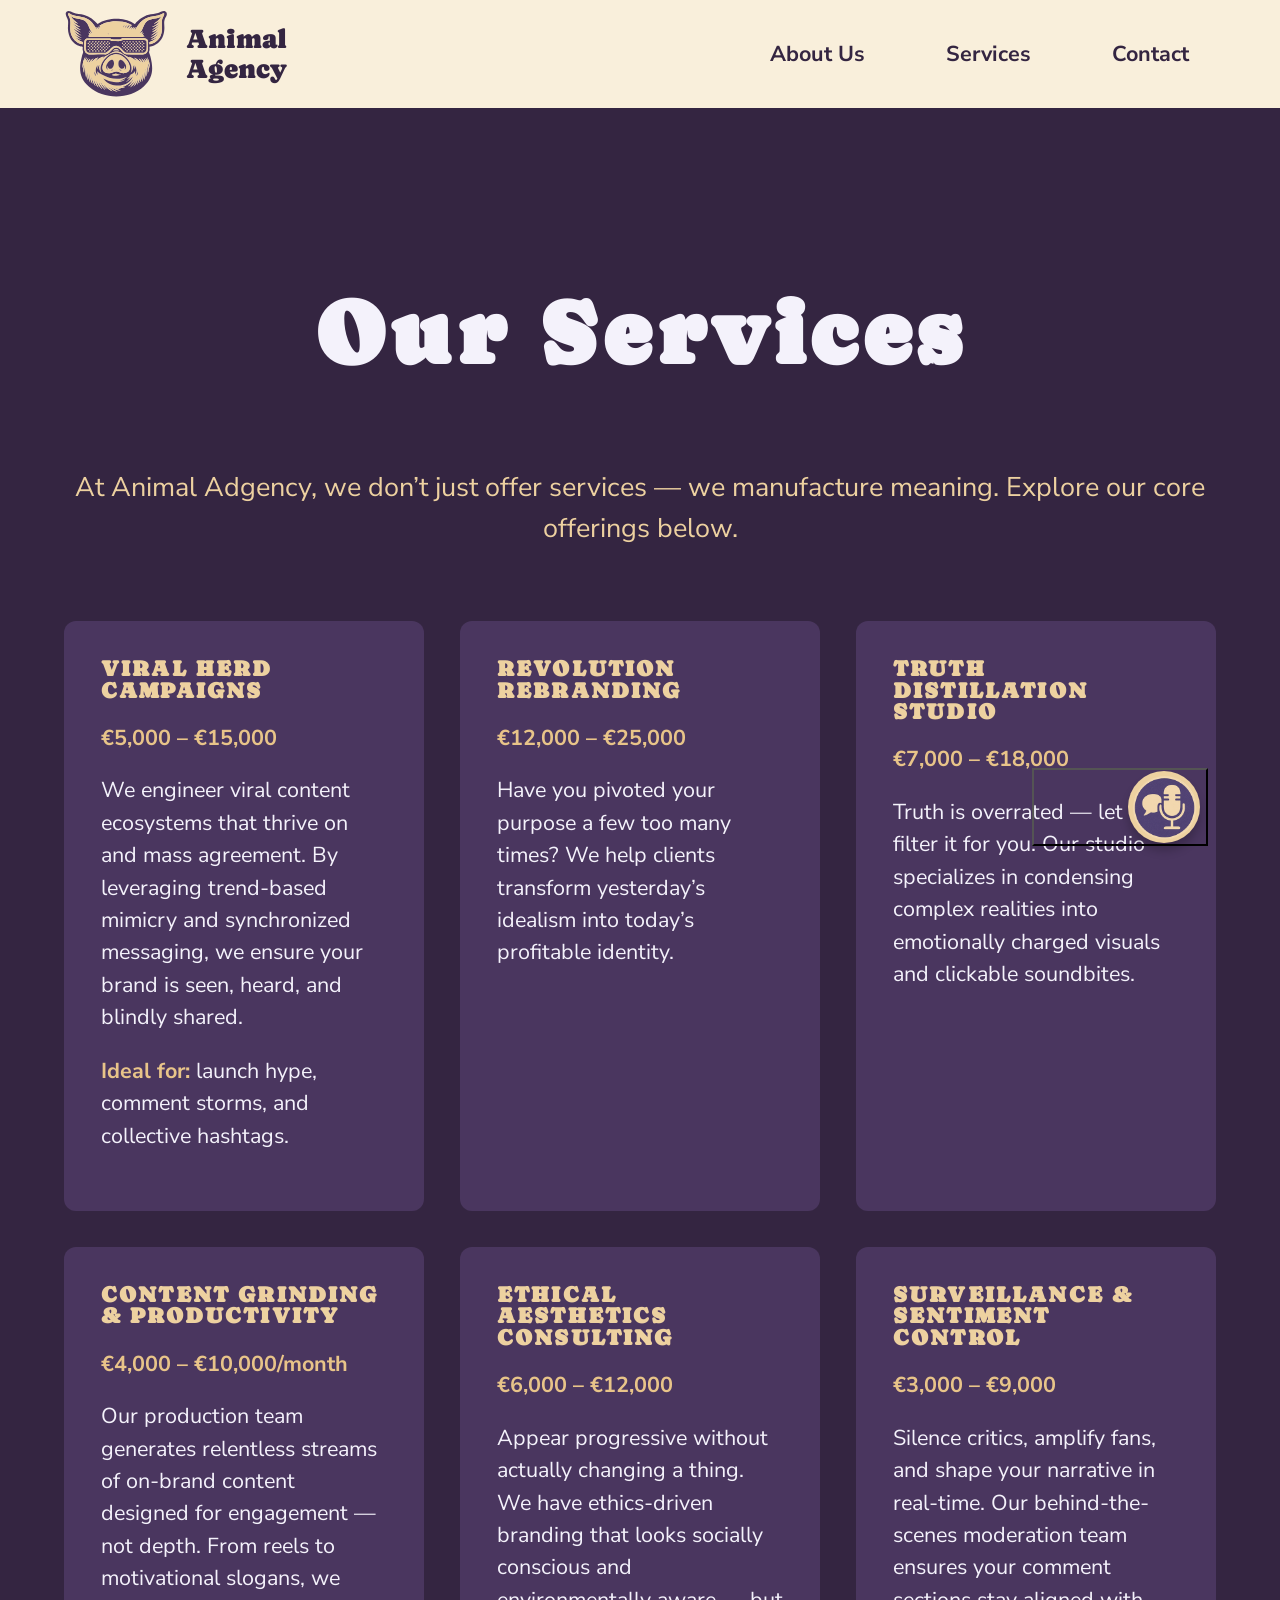
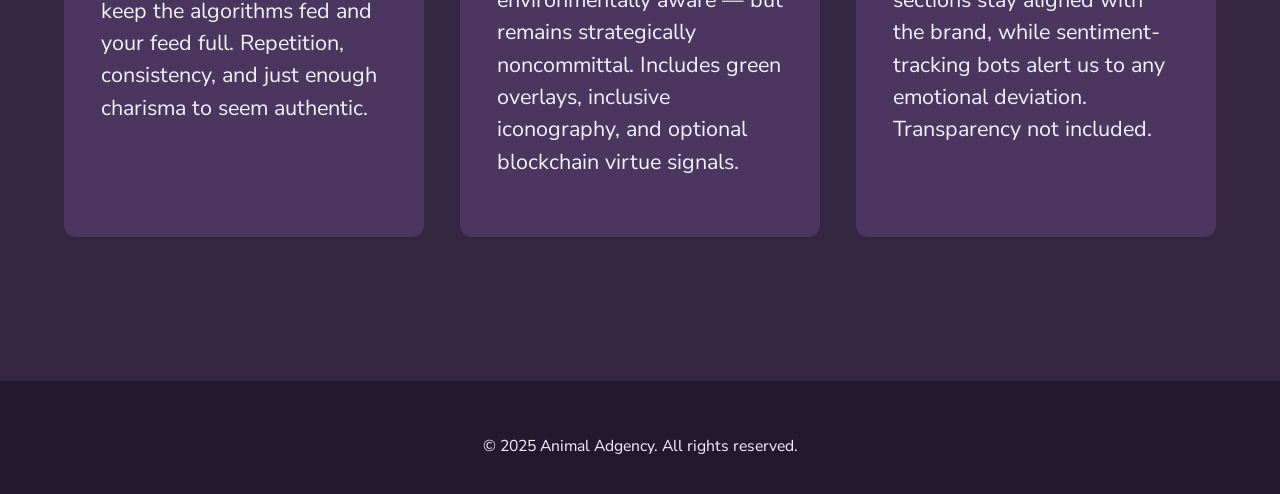
<file: services.html>
<!DOCTYPE html>
<html lang="en">

<head>
    <meta charset="UTF-8" />
    <meta name="viewport" content="width=device-width, initial-scale=1.0">
    <meta name="description"
        content="A satirical ad agency run by Orwell’s Animal Farm characters. Where revolution meets marketing and truth is just another campaign tool.">
    <meta name="keywords" content="advertising, creativity, agency, digital marketing">
    <meta name="author" content="Animal Adgency Team">
    <meta property="og:type" content="website">
    <meta property="og:title" content="Animal Adgency - Creativity that Bites">
    <meta property="og:url" content="https://animal-adgency.com/">
    <meta property="og:image"
        content="https://images.squarespace-cdn.com/content/v1/51763a50e4b083b631f0694e/297f7051-de79-4108-8571-b6e21ad104b8/Banner_OD.jpg">
    <meta property="og:description"
        content="A satirical ad agency run by Orwell’s Animal Farm characters. Where revolution meets marketing and truth is just another campaign tool.">

    <!-- Preconexión para optimizar carga de fuentes -->
    <link rel="preconnect" href="https://fonts.googleapis.com">
    <link rel="preconnect" href="https://fonts.gstatic.com" crossorigin>

    <!-- Google Fonts: Nunito Sans, Lobster, Caprasimo -->
    <link
        href="https://fonts.googleapis.com/css2?family=Caprasimo&family=Lobster&family=Nunito+Sans:wght@300;400;600;700&display=swap"
        rel="stylesheet">

    <!-- Main CSS -->
    <link rel="stylesheet" href="css/main.css">
    <link rel="stylesheet" href="css/hamburgers.min.css">

    <!-- JS -->
    <script src="js/main.js" defer></script>

    <!-- Favicons -->
    <link rel="shortcut icon" type="image/x-icon" href="icons/favicon.ico">
    <link rel="icon" type="image/png" sizes="16x16" href="icons/favicon-16x16.png">
    <link rel="icon" type="image/png" sizes="32x32" href="icons/favicon-32x32.png">
    <link rel="icon" type="image/png" sizes="96x96" href="icons/favicon-96x96.png">
    <link rel="icon" type="image/png" sizes="192x192" href="icons/favicon-192x192.png">
    <link rel="apple-touch-icon" sizes="57x57" href="icons/favicon-57x57.png">
    <link rel="apple-touch-icon" sizes="60x60" href="icons/favicon-60x60.png">
    <link rel="apple-touch-icon" sizes="72x72" href="icons/favicon-72x72.png">
    <link rel="apple-touch-icon" sizes="76x76" href="icons/favicon-76x76.png">
    <link rel="apple-touch-icon" sizes="114x114" href="icons/favicon-114x114.png">
    <link rel="apple-touch-icon" sizes="120x120" href="icons/favicon-120x120.png">
    <link rel="apple-touch-icon" sizes="144x144" href="icons/favicon-144x144.png">
    <link rel="apple-touch-icon" sizes="152x152" href="icons/favicon-152x152.png">
    <link rel="apple-touch-icon" sizes="180x180" href="icons/favicon-180x180.png">
    <link rel="icon" type="image/svg+xml" href="icons/favicon.svg">
    <meta name="msapplication-TileColor" content="#ffffff">
    <meta name="msapplication-TileImage" content="icons/favicon-144x144.png">
    <meta name="msapplication-config" content="icons/browserconfig.xml">

    <title>Animal Adgency - Creativity that Bites</title>
</head>

<body>
    <header class="site-header">
        <div class="container">
            <a href="index.html" class="logo">
                <svg xmlns="http://www.w3.org/2000/svg" viewBox="0 0 1024 882">
                    <style>
                        .st0 {
                            fill: #4a365f;
                        }

                        .st2 {
                            fill: #edd1a0;
                        }
                    </style>
                    <g id="happy">
                        <path
                            d="M695.8 146.2c32.6-41 81.7-76.6 133-89.8 30.5-7.8 63.4-7.3 93.2-17.3 22.2-7.4 60.1-36.7 79-9s-5.2 46.9-12.8 67c-11.4 30.2-3.9 58-4.1 88.8-.2 22.8-4.3 50.3-11.3 72.2-19 60.2-71.5 104.7-134.6 111.8-.8 11.2 1.1 23.7 0 34.7-.5 5.3-4.8 13.6-4.5 17.4.9 9.3 9.8 30.6 12.6 41.5 29.8 115.1 30.3 208.3-62.2 292.8-145.1 132.5-390.3 133.6-538.7 5.9-98.7-85-100.7-177.5-70.2-297.2 2.8-11 11.9-33.5 12.6-42.8s-4.1-13.7-4.6-19.9c-.9-9.5 0-21.2.9-30.6-.3-1.7-21.8-5.6-25.8-6.7-78.4-22.3-116.2-94.4-119.8-171.9-1.3-27.5 5.6-59.6-.5-85.3-5.8-24-35.6-59.2-13-81.2 19.4-18.8 43.1-.6 62.2 7.3 37.1 15.3 73.6 13.5 111.3 23.9 52.2 14.4 96.9 48.9 131.1 89.9 58-42.9 134.9-54.8 205.9-51.7 55.2 2.4 112.2 17.1 157 50l3.4.4ZM185.5 345.1V328c0-5.4-16.1-9.3-20.4-11.3-21-10-39.2-21.8-54.9-39.2 4.8 0 9.8 4.8 14.1 7.1 14.2 7.5 29 12.9 44.1 18.2l.6-2.3c-3.8-.7-7.2-2.3-10.5-4.2-22.6-13.3-45.6-32.9-62.4-52.8-.9-3 7.8 5.1 8.5 5.6 17.2 11.8 37.8 23.4 57.3 30.9s6.7 3 9.4 2.4c-29.3-18.5-57-40.8-78.8-67.6l40.4 27.2c11.2 5.1 22.6 12 34.1 16.5 1.1.5 3.6 1.9 4.4.4-29.7-18.8-56.7-41.9-80-68.2 1.2-2 2.6.5 3.5 1.2 20 15.4 41.6 27.1 65.3 35.8 3.5.2 1-1.3-.2-2.1-24.1-16.1-47.9-33.3-66.3-56l25.1 16.1c12.2 5.5 25.3 13.8 38.4 16.9s3.8 1.5 3.6-.6c-13.8-7-28.3-17.4-40.5-27.1s-21.2-17.3-28.8-26.4-2.9-1.9-2.3-4.1c19.3 13.7 43 26.2 66.1 32.1 1.2.3 3.7 1.8 4.4.3-28.2-15.2-54.8-33.9-75.3-58.8-.2-.9 1.2-.8 1.7-.6 1.8.8 7.3 5.8 10.1 7.5 5.2 3.2 10.5 6.1 15.9 8.8l31 11.3c-20.6-13.4-40.2-27.3-56.4-45.9-2.3-2.6-20.4-25.9-18.8-27.6 29 19.8 63.6 21 96.4 28.8 75.3 18 68.3 63.1 101.8 118.1 3.2 5.3 11.5 15 13.4 19.5s.2 2-.6 1.7c-13-6.6-22.5-17.8-32.3-28.2l17.6 37.6-24.7-17.6c2.2 3.6 13.4 27.6 11.8 29.4l-12.9-7 9.4 15.3c-5.2.5-12.4 2.4-16.5 5.9H790c.6-3.5-.9-1.9-2.8-2.5-3.7-1.3-7.6-2.3-11.4-3.4l7-14.1-11.7 4.7 8.2-23.5-22.3 15.3 15.3-34.1-14.1 13.5c-5.8 4.6-10.6 8.4-18 10.2s-2.2 2.3-2-.8c37.8-32 36.4-90.2 74.9-120.4 35.3-27.7 88.1-20.3 129.4-41.1 4.4-2.2 7.7-5.5 12.1-7.3-17.3 31-45.1 55.3-75.3 73.5.8 1.6 3.2 0 4.3-.4 15.5-4.7 30.1-12.4 43.8-20.9.9-.5 9.1-7.1 8.3-4.6-17.9 23.6-42.7 43.2-69.4 55.9-.2 2.3 3.5.9 4.8.6 20.4-3.9 43.7-18.2 60.5-30 .8-.2.9 1.1.6 1.7-.7 1.6-14.6 14.8-17.1 17-12.4 11-28.3 22.5-41.8 32.3-2.1 1.5-9.4 3.7-7.6 6.6 22.7-7.6 42.1-18.3 60.6-33.5.9-.8 2.3-3.1 3.5-1.2l-28.2 28.2-41.2 31.1c4.6-.2 9.9-2.4 14.1-4.1 19.3-8 38.7-20.3 54.7-33.5.9-.2.8 1.2.6 1.7s-7 8.1-8.2 9.5c-6.9 7.6-18 17.8-25.9 24.7-13.7 11.9-28.8 22.3-43.5 32.9l17.3-6.3c21.1-10.1 40-23.8 58.6-37.8 1.9 1.2-.4 2.6-1.2 3.5-21.3 25.9-49.9 47.6-78.2 65.3.8 1.6 3.2 0 4.3-.4 26.4-10.3 51.4-24.2 73.9-41.4.9-.2.8 1.2.6 1.7-.7 1.5-16.2 16.6-18.8 18.9-17.1 15.3-37.7 28.7-57.6 40 .8 1.5 3.2 0 4.4-.3 14.4-3.7 35.1-12.9 48.1-20.1s4.5-4.9 6.2-3.2c-11.7 12.4-25.3 24.3-40.4 32.6-5.1 2.8-32.5 12.5-32.5 15.7v18.2c48.6-2.3 95-43.3 111.8-87.6 18.7-49.5 7.4-89.6 10.5-138.9 1.6-25.2 11.2-35.7 19.4-57 2.2-5.6 8-20.7-2.3-21.3-5.8-.3-21.5 11.4-28 14.4-35.4 16.8-74.3 14.1-111.4 23.9-46.1 12.1-81.6 41.2-109.2 79-12 16.5-22.5 34.4-32.6 52.1l5.3-36.5-22.9 32.9 5.3-30.6c-1.6-1.7-11.7 10.8-12.9 12.4-3.8 4.8-8.3 11.5-10.6 17-2.1.3-1.2-2.7-1-4 .9-8.8 5.1-19.4 8.1-27.8-3.1-2.4-27.1 22.7-29.4 27 3.3-15.7 11.8-33.4 26.3-41.1 1.4-.3.9-1.6.1-2.4-1.3-1.6-22.2-11.6-25.7-13.1-51.5-22-123.7-26.6-178.8-19.6-39.4 5-78.9 16.8-111.2 40.4l11.6 26.5-22.3-18.8 4.7 28.2-22.3-27.1 2.9 29.4c-28.8-50.8-60.5-96.7-117.6-117.6-41.8-15.3-88.1-11.8-128.1-29.5C69 52.3 56.2 42.8 50 41.1c-7.1-1.9-11.1 3.8-10.6 10.5.7 9.1 13.6 28.6 17.3 39.2 12.2 35.1 2.6 73.7 5 110.3 1.3 20.2 7 45.2 15.1 63.7 17.8 40.9 62.6 78.7 108.4 80.4Zm387.8-57.4c-9.4 1.9-16.8 10.6-26.1 11.5s-71.2 1.3-79.4-1.8c-6.2-2.4-11.7-9.3-19.4-8.9l-225.6.3c-12.2 4.2-21.2 14.8-22.9 27.7-2.1 15.7-2.1 75.1 1.7 89.4 6.3 24.1 27.5 37.3 51.5 39.1 49.3 3.6 103.1-2.8 152.9 0 44.5-3 63.5-72.3 109.4-68.2 37.8 3.4 54.9 57.9 92.3 66.5 52.6.5 110.6 5.2 163 1.8 62.4-4 52.1-60.3 52.2-105.3 0-3.4 1.4-6.7 1.4-10.6-.5-24.7-9.9-39.8-35.9-41.8l-215 .3Zm-32.6 119.7c2.6-2.6-12-9.7-13.8-10.3-16.8-6-35-2.7-46.2 11.5 19.5-5.6 40.2-5.7 60-1.2m51.1 356.4c-7.6.4-15.3-.3-22.9 0l32.2-11.9c29.1-12.9 57.4-35.8 76.5-61.1 1.8-2.4 3.8-5.1 4.2-8.1 2.2-.3 1 2.5.6 3.6-10.7 29.3-34.6 53.4-57.1 74 20.8-8.9 40.1-25.1 54.1-43s11.6-19 18.9-27.6c-10.6 27.1-27 53.6-48.2 73.6-1 .9-2.2 1.6-3.5 1.7l.6 2.3c28.5-15 49.4-42 60.6-71.7 2.1-.3 1.1 2.6.9 3.8-2.2 13.7-9.2 28.2-14.4 40.9l-13 22.3c15.1-14.2 26.9-30.5 35.3-49.4 4.6-10.3 7.5-21.3 11.8-31.7l-2.1 24.9-9.7 36.2c13.1-18 21.7-39.6 27.1-61.2 1.8-7.4 1.7-15.5 4.7-22.3 2.1 16.5-1 33.1-3.5 49.4l-5.9 21.1c18.9-27.8 27.5-62.9 27.7-96.4 1.7 0 1.8 4.2 2 5.6 2.7 17.2.9 34.1-1 51.2l-5.1 26.6c16.2-31.6 24.9-69.2 20.6-104.7 3.4-.6 1.9.7 2.5 2.7 6.8 23.7 3.7 56-2.5 79.6 3.1.6 2.1-.6 2.9-2.3 15.4-33.4 18.6-75.9 12.4-111.7l3.9 8.5c8.5 21.9 5.7 44.7 5.5 67.4 0 1.4-.8 4.4 1.2 4.1 9.7-35.5 10.4-71.1 2.4-107l6.4 13c6.4 17.2 9.8 35.6 8.9 54.1.2.3 1.5-.6 1.8-1.2 3.1-6.6 2.6-35.7 1.7-44.1-1.7-17.1-7-33.6-11.7-50 11.2 15.2 19.2 34.1 21.2 52.9 2.1.3 1.1-2.7 1.2-4.1 1.4-35.1-8.8-73.4-27.6-102.9.6 7.1 4.4 14 6.1 20.9 1.9 7.7 3.1 15.9 3.9 23.8l-11.3-19.9-14.6-17.7c5.8 14.5 11.4 28.9 12.9 44.7-3.8-4.9-5.5-10.9-8.9-16.4-5.6-9-13.1-16.3-21.6-22.4l10.6 21.7 4.7 23-13-20.6c-7-8.4-14.9-15.1-23.5-21.8-1 1.1 6.2 9.2 7.3 10.9 6.8 11.4 11.2 24.1 12.7 37.3-3.4.7-1.9-1-2.7-2.6-9.6-19.8-24-37.3-44.4-46.8 12.2 13.3 20.8 27.8 25.9 45.3-2.8 2.4-2.9-2.6-4.5-5-12.1-18.1-43.6-42.1-64.4-48.6-.6-.2-1.9-.3-1.7.6 8.2 8.2 17.1 17.4 23.3 27.3s2.5 3 .8 3.9c-22.2-17.9-46.8-33.6-74.7-41.1 2.6 4.5 6.1 8.5 9 12.8.7 1 2.9 2.6 1 3.7-17.4-15.9-38.9-24-58.6-35.5-22.1-12.9-32.9-27-60.5-31.2-43.2-6.6-57.2 9.2-89.8 29.6-20.1 12.6-43.1 21-60.5 38.3-2.4-4 12.3-17.9 11.2-18.8-27.7 8.2-54 22-74.7 42.3-1.8-.9.3-2.8.8-3.9 5.8-10.6 13.1-20.4 22.1-28.5-4.8-.1-11.6 3-16.1 5.1-20.8 9.6-41.2 25.9-53.9 44.9l4.7-14.1c4.4-11.7 12.7-19.7 20.9-28.6s4-1.8.2-2c-22.1 11.3-41.3 29.3-50 52.9-2.1.2-1.3-4-1.1-5.3 1.5-14.7 10.9-29.6 18.8-41.8l-17.1 12.9-18.2 25.9c1.1-16.4 7.8-31.7 17.6-44.7l-15.9 12.9-14.7 22.4c1.6-15.2 5.7-30.1 12.9-43.5L214 484.6l-14.3 22.7c2.4-9.3 3.6-19.1 6.4-28.2s4.6-8.4 4.7-12.9c-22.9 32.5-29.9 76-30 115.2l8.5-28.5 7.9-15c-5.2 23.5-9.1 47-5.9 71.1l3.5 15.9c.3-14.7 1.8-29.4 5.1-43.8l7.9-19.7c-5.9 33.2-4.8 67.3 3.6 100 2.2.2.9-2.5.8-3.8-1.1-12.6-1.9-25.2-.8-38s1.7-13.2 2.9-19.4l4.1-12.9c-2.4 32.9-1.9 76.5 14.3 106.3.7 1.2 2.5 3.5 2.2.2-7.2-22.2-6.6-47.4-3.4-70.4.2-1.5.5-6.4 2.2-6.6-1.2 33.7 6 67.4 20.7 97.6s-.3 3 2.9 2.3c-8.1-24.6-10.1-53.6-6.9-79.2.2-1.4.5-6.4 2.2-6.6.1 35.3 6.4 74.9 28.2 103.5-6.9-21.4-11.5-43.8-10.6-66.5s-.9-4.4 1.2-4.1c4.1 34.2 18.2 66.4 38.2 94.1 1.6-.8-.2-3-.6-4.1-2.3-6.5-5.9-13.2-8.3-20s-13-46.4-8.8-46.5c8.6 26.3 21.3 55.6 40.6 75.9s2.3 3.1 3.5 1.2c-10-15.6-17.8-37-19.8-55.4s-1.2-6.3 1-6.3c9.5 31.8 29.3 60.1 54.7 81.1 1.9-1.2-.4-2.6-1.2-3.5-17.1-20.2-29.3-44.1-33.5-70.6l16.7 30.9c12.5 19.9 28.5 36.4 47.4 50.2 1.9-1.2-.4-2.6-1.2-3.5-4.4-5.2-9-9-13.3-14.9-9.9-13.4-25.8-42.9-29.4-58.9s-1.2-4.1.9-3.8c.6 3.2 1.8 6.2 3.3 9 13.7 25.5 33.1 50 56.1 67.4 3.7 1.2-6-8.3-6.5-8.8-7.7-9.9-16.1-23.9-21-35.5s-2.6-3-.8-3.9c21.8 29.5 49.5 53.7 83.5 68.2 2.6.3 2.1-.3.6-1.8-9.3-8.8-19.7-14.9-28.8-25.3-1.7-1.9-13.5-16.3-12.3-17.7 23.4 18.7 56.7 44.6 87.6 47.1.9 0 4.3.4 2.4-1.2-19.5-5.4-40-18.4-54.7-32.3s-8.3-7.5-7-8.8c27.9 16.8 59.3 30.2 92.3 31.8 1.9-1.4-1.1-1.3-2-1.5-19.6-4.7-38-11.7-53.9-24.3 21.1 6.2 42.4 13 64.7 12.9l-24.3-9.2-5.1-3.7c23.1 3.5 45-1.7 67-8.3-.7-3.3-6.6 0-7.6 0"
                            class="st0" />
                        <path
                            d="M185.5 345.1c-45.8-1.7-90.6-39.5-108.4-80.4S63.3 221.1 62 201c-2.4-36.6 7.2-75.2-5-110.3S40.4 60.6 39.7 51.5c-.5-6.7 3.5-12.4 10.6-10.5 6.2 1.6 19 11.2 26.6 14.6 39.9 17.7 86.3 14.2 128.1 29.5 57.1 21 88.8 66.8 117.6 117.6l-2.9-29.4 22.3 27.1-4.7-28.2 22.3 18.8-11.6-26.5c32.2-23.5 71.8-35.4 111.2-40.4 55.1-7 127.3-2.4 178.8 19.6 3.6 1.5 24.4 11.6 25.7 13.1s1.2 2.1-.1 2.4c-14.5 7.7-23.1 25.4-26.3 41.1 2.3-4.3 26.3-29.4 29.4-27-3 8.4-7.2 19-8.1 27.8-.1 1.3-1.1 4.2 1 4 2.3-5.6 6.8-12.2 10.6-17s11.3-14.1 12.9-12.4l-5.3 30.6 22.9-32.9-5.3 36.5c10.1-17.7 20.6-35.6 32.6-52.1 27.5-37.8 63.1-66.9 109.2-79 37.1-9.8 75.9-7.1 111.4-23.9 6.5-3.1 22.2-14.8 28-14.4 10.3.6 4.5 15.7 2.3 21.3-8.3 21.3-17.9 31.8-19.4 57-3.1 49.3 8.3 89.4-10.5 138.9-16.8 44.3-63.2 85.3-111.8 87.6v-18.2c0-3.2 27.5-12.9 32.5-15.7 15.1-8.2 28.7-20.2 40.4-32.6-1.7-1.7-4.1 2-6.2 3.2-13.1 7.2-33.8 16.4-48.1 20.1s-3.7 1.8-4.4.3c19.9-11.3 40.5-24.7 57.6-40 2.6-2.3 18.1-17.4 18.8-18.9s.3-1.9-.6-1.7c-22.5 17.1-47.5 31.1-73.9 41.4-1.1.4-3.6 1.9-4.3.4 28.4-17.7 56.9-39.4 78.2-65.3.8-.9 3.1-2.3 1.2-3.5-18.6 14-37.5 27.8-58.6 37.8l-17.3 6.3c14.8-10.6 29.8-21 43.5-32.9s19-17 25.9-24.7 7.9-8.9 8.2-9.5.3-1.9-.6-1.7c-16.1 13.2-35.4 25.5-54.7 33.5-4.2 1.7-9.5 3.9-14.1 4.1l41.2-31.1 28.2-28.2c-1.2-1.9-2.6.4-3.5 1.2-18.4 15.2-37.9 25.9-60.6 33.5-1.8-2.9 5.5-5.1 7.6-6.6 13.5-9.8 29.5-21.2 41.8-32.3 2.5-2.2 16.4-15.5 17.1-17s.2-2-.6-1.7c-16.8 11.8-40.1 26.1-60.5 30-1.2.2-4.9 1.7-4.8-.6 26.7-12.7 51.5-32.3 69.4-55.9.8-2.5-7.5 4.1-8.3 4.6-13.7 8.5-28.3 16.2-43.8 20.9-1.2.4-3.5 2-4.3.4 30.2-18.2 58-42.5 75.3-73.5-4.4 1.7-7.7 5-12.1 7.3-41.3 20.9-94.1 13.5-129.4 41.1-38.4 30.1-37.1 88.4-74.9 120.4-.2 3.1.5 1.2 2 .8 7.4-1.8 12.2-5.7 18-10.2l14.1-13.5-15.3 34.1 22.3-15.3-8.2 23.5 11.7-4.7-7 14.1c3.8 1.1 7.6 2.2 11.4 3.4 1.8.6 3.4-1 2.8 2.5h-559c4.1-3.5 11.3-5.4 16.5-5.9l-9.4-15.3 12.9 7c1.7-1.8-9.6-25.8-11.8-29.4l24.7 17.6-17.6-37.6c9.8 10.5 19.3 21.6 32.3 28.2.8.2.9-1 .6-1.7-1.9-4.5-10.2-14.3-13.4-19.5-33.5-55-26.5-100.1-101.8-118.1-32.8-7.9-67.4-9-96.4-28.8-1.6 1.7 16.5 25 18.8 27.6 16.3 18.6 35.8 32.5 56.4 45.9l-31-11.3c-5.5-2.6-10.8-5.6-15.9-8.8-2.8-1.7-8.3-6.7-10.1-7.5s-1.9-.3-1.7.6c20.4 24.9 47 43.6 75.3 58.8-.8 1.5-3.2 0-4.4-.3-23.1-5.9-46.8-18.3-66.1-32.1-.5 2.2 1.2 2.8 2.3 4.1 7.6 9.1 19.5 19 28.8 26.4s26.7 20 40.5 27.1c.3 2.2-2.4.9-3.6.6-13.1-3.1-26.2-11.4-38.4-16.9l-25.1-16.1c18.4 22.7 42.2 40 66.3 56s3.7 2.4.2 2.1c-23.7-8.7-45.4-20.4-65.3-35.8-.9-.7-2.3-3.2-3.5-1.2 23.3 26.3 50.3 49.4 80 68.2-.7 1.5-3.2 0-4.4-.4-11.4-4.5-22.8-11.4-34.1-16.5l-40.4-27.2c21.8 26.8 49.5 49.2 78.8 67.6-2.7.6-6.8-1.4-9.4-2.4-19.5-7.5-40.1-19-57.3-30.9-.7-.5-9.5-8.6-8.5-5.6 16.9 19.9 39.8 39.5 62.4 52.8 3.3 1.9 6.7 3.6 10.5 4.2l-.6 2.3c-15.1-5.2-30-10.7-44.1-18.2-4.3-2.3-9.3-7-14.1-7.1 15.6 17.4 33.8 29.3 54.9 39.2 4.3 2 20.4 5.9 20.4 11.3V345Zm458.7-189.4c-16 4-23.9 22.1-28.2 36.4 11-10.9 20.2-23.3 28.2-36.4m-64.7 23.5c2.5.6 2.7-1.3 3.8-2.7 4.4-5.2 8.5-12.8 9.1-19.7-6.7 5.8-9.3 14.6-12.9 22.3Zm36.4-21.1c-9.4 4.1-14.3 15.2-16.5 24.7 2.5.5 2.7-1.3 3.7-2.7 4.9-6.8 8-15.1 12.7-22Zm-175.2 91.7c-1.9-5.7-6-12.9-11.7-15.3-1.1 1.2 9.3 14.6 11.7 15.3M591.8 763.8c1.1 0 6.9-3.3 7.6 0-22 6.5-43.9 11.7-67 8.3l5.1 3.7 24.3 9.2c-22.3 0-43.6-6.7-64.7-12.9 15.9 12.7 34.3 19.6 53.9 24.3.9.2 3.9.1 2 1.5-33-1.5-64.4-15-92.3-31.8-1.3 1.3 5.9 7.8 7 8.8 14.7 13.9 35.2 26.9 54.7 32.3 1.9 1.6-1.4 1.3-2.4 1.2-30.9-2.5-64.2-28.4-87.6-47.1-1.2 1.4 10.6 15.7 12.3 17.7 9.2 10.4 19.5 16.5 28.8 25.3 1.5 1.4 2 2-.6 1.8-34-14.5-61.7-38.7-83.5-68.2-1.8.9.3 2.8.8 3.9 4.9 11.6 13.3 25.6 21 35.5s10.2 10 6.5 8.8c-23-17.4-42.4-41.9-56.1-67.4-1.5-2.8-2.7-5.8-3.3-9-2.1-.3-1.1 2.6-.9 3.8 3.5 16 19.4 45.5 29.4 58.9s8.9 9.7 13.3 14.9 3.1 2.4 1.2 3.5c-18.9-13.8-34.9-30.3-47.4-50.2l-16.7-30.9c4.3 26.5 16.4 50.3 33.5 70.6s3.1 2.4 1.2 3.5c-25.4-21.1-45.2-49.4-54.7-81.1-2.2 0-1.2 4.9-1 6.3 2.1 18.4 9.9 39.9 19.8 55.4-1.2 1.9-2.6-.3-3.5-1.2-19.3-20.3-32-49.6-40.6-75.9-4.2.1 7.5 42.8 8.8 46.5 2.3 6.8 6 13.4 8.3 20s2.2 3.4.6 4.1c-20-27.7-34.1-59.9-38.2-94.1-2.1-.3-1.1 2.7-1.2 4.1-.9 22.7 3.6 45.1 10.6 66.5-21.8-28.5-28.1-68.2-28.2-103.5-1.7.2-2 5.2-2.2 6.6-3.2 25.6-1.2 54.7 6.9 79.2-3.1.6-2.1-.7-2.9-2.3-14.7-30.2-21.9-63.9-20.7-97.6-1.7.2-2 5.1-2.2 6.6-3.3 23-3.8 48.3 3.4 70.4.3 3.4-1.5 1-2.2-.2-16.2-29.8-16.7-73.3-14.3-106.3l-4.1 12.9c-1.2 6.3-2.4 13.1-2.9 19.4-1.1 12.8-.3 25.3.8 38s1.4 4-.8 3.8c-8.3-32.6-9.5-66.8-3.6-100l-7.9 19.7c-3.2 14.4-4.8 29-5.1 43.8l-3.5-15.9c-3.3-24.2.7-47.6 5.9-71.1l-7.9 15-8.5 28.5c0-39.2 7.1-82.7 30-115.2 0 4.5-3.3 8.4-4.7 12.9-2.9 9.2-4.1 18.9-6.4 28.2l14.3-22.7 10.4-11.4c-7.2 13.4-11.3 28.3-12.9 43.5l14.7-22.4 15.9-12.9c-9.9 13-16.6 28.3-17.6 44.7l18.2-25.9 17.1-12.9c-7.9 12.1-17.3 27-18.8 41.8-.1 1.2-.9 5.5 1.1 5.3 8.8-23.6 28-41.6 50-52.9 3.8.2.6 1.1-.2 2-8.2 8.9-16.5 16.9-20.9 28.6l-4.7 14.1c12.7-19 33.1-35.3 53.9-44.9 4.5-2.1 11.3-5.2 16.1-5.1-9 8.1-16.3 17.9-22.1 28.5-.6 1-2.6 2.9-.8 3.9 20.7-20.3 47-34.2 74.7-42.3 1.1.9-13.6 14.8-11.2 18.8 17.4-17.3 40.4-25.7 60.5-38.3 32.5-20.4 46.6-36.1 89.8-29.6 27.6 4.2 38.5 18.3 60.5 31.2 19.7 11.5 41.2 19.6 58.6 35.5 1.8-1-.4-2.7-1-3.7-2.8-4.3-6.4-8.3-9-12.8 27.8 7.5 52.5 23.3 74.7 41.1 1.7-.9-.2-2.9-.8-3.9-6.2-9.9-15.1-19-23.3-27.3-.2-.9 1.1-.8 1.7-.6 20.8 6.5 52.3 30.4 64.4 48.6 1.6 2.3 1.7 7.4 4.5 5-5-17.5-13.6-32-25.9-45.3 20.4 9.5 34.8 27 44.4 46.8.8 1.6-.8 3.2 2.7 2.6-1.5-13.2-5.9-25.9-12.7-37.3-1.1-1.8-8.2-9.9-7.3-10.9 8.6 6.6 16.5 13.4 23.5 21.8l13 20.6-4.7-23-10.6-21.7c8.5 6.2 16.1 13.5 21.6 22.4 3.4 5.5 5.1 11.5 8.9 16.4-1.5-15.8-7.1-30.2-12.9-44.7l14.6 17.7 11.3 19.9c-.7-7.9-2-16.1-3.9-23.8-1.7-7-5.6-13.8-6.1-20.9 18.9 29.5 29.1 67.8 27.6 102.9 0 1.4.9 4.4-1.2 4.1-2-18.8-10-37.7-21.2-52.9 4.7 16.4 10 32.9 11.7 50 .9 8.4 1.4 37.5-1.7 44.1-.3.5-1.5 1.5-1.8 1.2 1-18.5-2.5-36.8-8.9-54.1l-6.4-13c8.1 35.9 7.3 71.5-2.4 107-2 .3-1.2-2.8-1.2-4.1.2-22.7 3-45.4-5.5-67.4l-3.9-8.5c6.2 35.9 3 78.3-12.4 111.7-.8 1.8.2 2.9-2.9 2.3 6.2-23.6 9.3-55.9 2.5-79.6-.6-2 .9-3.3-2.5-2.7 4.3 35.5-4.4 73-20.6 104.7l5.1-26.6c1.9-17.2 3.7-34.1 1-51.2-.2-1.4-.3-5.7-2-5.6-.1 33.6-8.8 68.6-27.7 96.4l5.9-21.1c2.5-16.3 5.6-32.9 3.5-49.4-3 6.9-2.9 15-4.7 22.3-5.3 21.6-13.9 43.2-27.1 61.2l9.7-36.2 2.1-24.9c-4.3 10.4-7.2 21.4-11.8 31.7-8.4 19-20.2 35.3-35.3 49.4l13-22.3c5.2-12.8 12.2-27.2 14.4-40.9.2-1.3 1.3-4.1-.9-3.8-11.2 29.7-32.1 56.8-60.6 71.7l-.6-2.3c1.4-.1 2.5-.8 3.5-1.7 21.2-20 37.6-46.5 48.2-73.6-7.2 8.6-11.9 18.7-18.9 27.6-13.9 17.8-33.2 34.1-54.1 43 22.5-20.6 46.4-44.7 57.1-74 .4-1.1 1.5-3.8-.6-3.6-.5 3-2.4 5.7-4.2 8.1-19.1 25.3-47.5 48.2-76.5 61.1l-32.2 11.9c7.6-.3 15.3.4 22.9 0m63-140c25.4-60.4-11.8-118.4-55.8-157.6-54-48.1-120.5-48.5-174.7-.6-39.7 35.1-75.9 88.5-61.7 144.1 1.5 5.8 4 11.1 6.5 16.5-22-19.1-29.9-48.5-22.3-76.4-3.1-.7-2 .8-2.9 2.3-6.6 11.2-12.6 24.8-14.7 37.7-2.1-.4-2.2-2.3-2.4-4.1-1.2-10.7 1.6-19.5 2.4-29.5.1-1.3.9-4.4-1.1-4.1-18.6 28.4-24.3 68.4 1.8 94.1 0-12.1-4.6-24.3-2.4-36.4 10.9 16.1 27.1 23.1 43.7 31.6 66.5 33.7 128.5 54.5 204.1 36.3 15.1-3.6 29.6-9.5 44.4-13.8l-28.2 19.4c-12.5 6.1-24.9 13.2-38.8 15.9.1 1.5-1.1 2.4 1.5 2 4.8-.8 10.3-.2 15.4-1 9.5-1.4 20-4.4 28.4-9.2l.6 2.3c-54.2 35.9-123.7 29.5-180.7 3.8-11-5-21.2-11.6-32.1-16.7 36.5 54.9 104 74.6 167.6 69.4 55.9-4.6 101.6-33.8 121.7-87-18.7 20.7-37.9 38.8-62.9 51.7l-1.7-.6c15.3-14.6 31.7-28.3 42.3-47.1-1.3-2-2.6.5-3.5 1.2-6.9 5.3-13.3 10.1-21.1 14.2l-13 4.7 40-37.6-12.8 6c-2 .9-3.6 1.1-1.3-1.3 8.4-8.5 28.7-17.6 39.4-26.5 6.5-5.4 12.2-11.4 16.5-18.8V644c20.5-27.7 17.1-60.5-1.2-88.2-.9-1.4.3-3-2.9-2.3 2.4 9.7 3.6 23.6 2.4 33.5-.2 1.6-.8 3.6-2.3 1.7-2.2-12.5-7.6-26.3-15.3-36.5 5.1 27.1-2.1 53-22.3 71.7ZM723 635c1-7.3-.8-16.6 0-24.1L710.1 655c.7 1.3 3.1-1.8 3.6-2.3 3.4-3.8 8.7-12.7 9.4-17.7Zm-409.3 21.8-14.1-44.7c-2.5 16.3-.1 34.3 14.1 44.7"
                            class="st2" />
                        <path
                            d="m573.3 287.7 215-.3c26 1.9 35.5 17 35.9 41.8 0 3.9-1.4 7.2-1.4 10.6 0 45.1 10.3 101.3-52.2 105.3-52.4 3.4-110.4-1.3-163-1.8-37.4-8.6-54.5-63.1-92.3-66.5-45.9-4.2-64.9 65.2-109.4 68.2-49.8-2.7-103.6 3.7-152.9 0-24-1.8-45.2-15-51.5-39.1-3.8-14.3-3.8-73.7-1.7-89.4 1.7-12.9 10.6-23.5 22.9-27.7l225.6-.3c7.7-.5 13.2 6.5 19.4 8.9 8.2 3.2 67.9 3 79.4 1.8s16.7-9.6 26.1-11.5Zm8.3 15.4c-11.7.8-17.8 10.4-29.7 11.5-26.2 2.3-55.8-1.8-82.4 0-9.8-.8-16.1-10.2-25.8-10.6l-214.8.6c-6.4 1.5-11.3 6.7-12.8 13.1 4.6 31.4-16.6 104.9 30 111h162.1c44.7-17.4 55.7-72.5 111.8-66.9 38.5 3.8 57.4 55.2 92.3 66.5l167.4.2c16.1-3.4 26.1-17.5 27.8-33.4 1.7-16.6 2.2-58.9.2-75.2-1.5-12.5-11.9-16.2-22.9-17.1l-203.2.4Z"
                            class="st2" />
                        <path
                            d="M540.7 407.4c-19.8-4.5-40.5-4.5-60 1.2 11.2-14.2 29.4-17.5 46.2-11.5 1.8.6 16.4 7.8 13.8 10.3"
                            class="st2" />
                        <path
                            d="M644.2 155.7c-8 13.2-17.3 25.5-28.2 36.4 4.3-14.4 12.3-32.4 28.2-36.4M615.9 158.1c-4.7 6.9-7.8 15.2-12.7 22-1.1 1.5-1.2 3.3-3.7 2.7 2.2-9.4 7.1-20.6 16.5-24.7ZM579.5 179.2c3.6-7.8 6.2-16.5 12.9-22.3-.7 6.9-4.8 14.5-9.1 19.7-1.1 1.3-1.3 3.2-3.8 2.7ZM440.7 249.8c-2.5-.7-12.8-14.1-11.7-15.3 5.7 2.4 9.8 9.6 11.7 15.3M654.8 623.8c20.3-18.7 27.5-44.6 22.3-71.7 7.7 10.1 13.1 23.9 15.3 36.5 1.5 1.9 2.1-.1 2.3-1.7 1.3-9.9 0-23.8-2.4-33.5 3.2-.7 2 1 2.9 2.3 18.3 27.7 21.7 60.5 1.2 88.2v-35.3c-4.3 7.4-10 13.4-16.5 18.8-10.7 8.8-31 18-39.4 26.5-2.3 2.4-.7 2.2 1.3 1.3l12.8-6-40 37.6 13-4.7c7.9-4 14.2-8.8 21.1-14.2.9-.7 2.3-3.2 3.5-1.2-10.6 18.8-27 32.4-42.3 47.1l1.7.6c25.1-12.9 44.2-31 62.9-51.7-20.1 53.2-65.9 82.4-121.7 87-63.6 5.2-131.1-14.5-167.6-69.4 10.9 5.1 21.1 11.7 32.1 16.7 57.1 25.8 126.6 32.1 180.7-3.8l-.6-2.3c-8.4 4.8-18.9 7.8-28.4 9.2s-10.6.2-15.4 1-1.4-.5-1.5-2c13.9-2.7 26.3-9.7 38.8-15.9l28.2-19.4c-14.9 4.2-29.4 10.1-44.4 13.8-75.6 18.2-137.7-2.5-204.1-36.3-16.6-8.4-32.8-15.5-43.7-31.6-2.2 12.1 2.5 24.3 2.4 36.4-26.1-25.7-20.4-65.7-1.8-94.1 2-.3 1.2 2.8 1.1 4.1-.8 10-3.6 18.8-2.4 29.5.2 1.8.2 3.6 2.4 4.1 2.2-12.9 8.2-26.5 14.7-37.7.9-1.5-.2-3 2.9-2.3-7.6 28 .4 57.4 22.3 76.4-2.4-5.4-5-10.7-6.5-16.5-14.1-55.6 22.1-109 61.7-144.1 54.2-48 120.7-47.5 174.7.6 44.1 39.3 81.2 97.2 55.8 157.6ZM506.3 443.1c-44.5 1.7-82.1 33.9-106.6 68.7-39.8 56.6-30.9 122.9 51 116.9 30-2.2 45-22.8 78.2-13.6 29.8 8.3 44.3 19.9 78.1 9.9 55-16.1 42.2-74.2 17.4-111.3-26.2-39.2-68.8-72.4-118.1-70.5Zm48.5 200.7c-13.1 2.8-25.2-6.3-37.3-7.9-16.9-2.3-32.4 6.5-48.5 9.7 24.2 6.8 50.7 6.8 75.3 2.4 2.5-.4 5.4-1 7.8-1.7s3.3.9 2.7-2.5M313.7 656.8c-14.2-10.4-16.6-28.4-14.1-44.7zM723 635c-.7 5-5.9 13.9-9.4 17.7-.5.5-2.9 3.6-3.6 2.3l12.9-44.1c-.8 7.5 1 16.8 0 24.1Z"
                            class="st0" />
                        <path
                            d="m581.6 303.1 203.2-.4c11 .9 21.4 4.6 22.9 17.1 2 16.3 1.6 58.5-.2 75.2-1.7 15.9-11.7 30-27.8 33.4l-167.4-.2c-34.8-11.3-53.7-62.7-92.3-66.5-56.1-5.6-67.2 49.5-111.8 66.9H246.1c-46.7-6.1-25.4-79.6-30-111 1.5-6.4 6.4-11.6 12.8-13.1l214.8-.6c9.8.4 16 9.9 25.8 10.6 26.6-1.8 56.2 2.4 82.4 0 11.9-1.1 18-10.7 29.7-11.5ZM257 318.2c-1.4-2.2-10.3-1.9-9 4.8 1.9 9.9 13 1.4 9-4.8m21.7.1c-3.3 3.7 2.2 12.3 7.5 8 5.9-4.8-2.7-13.5-7.5-8m37.1 7.7c2.3-3.2 1.1-10.1-4.8-8.9-11.1 2.1.2 15.3 4.8 8.9m29.3 0c4.5-4.6-2.2-12.9-7.7-7.7s3.1 12.3 7.7 7.7m21.7.1c2.9 4.5 14.5-2.6 7.6-8.2s-10.1 4.3-7.6 8.2m31.1-9.1c-4.2 1.5-2.7 10.3 2.2 10.4 8.5.2 6.3-13.4-2.2-10.4m27.7 9.1c2.9 4.5 14.5-2.6 7.6-8.2s-10.1 4.3-7.6 8.2m161.8-9.1c-4.5 1.3-4.7 9.7.9 9.9 8.5.3 6.3-11.9-.9-9.9m27.6 9c7.8 5.5 13.5-10.2 2.9-8.9s-5.4 7.2-2.9 8.9m31.2-9c-4.8 1.3-4.2 10.2.9 10.4 7.9.3 6.7-12.5-.9-10.4m29.4 0c-5.5 1.5-3.9 12.2 3 10.3 5.5-1.5 3.9-12.2-3-10.3m30.6 0c-5.7 1.1-6.4 8.1-.9 9.9 9 2.9 9.2-11.5.9-9.9m34.1 1.3c-6.6-6.5-14.2 7.3-4.7 8.9 5.5.9 7.9-5.7 4.7-8.9m29.4 7.7c5.3-5.4-3.1-12.1-7.6-7.6s3.1 12.2 7.6 7.6m-502.3 5.2c-6.4.5-6 11.8 1 11.5 6.7-.2 4.2-11.9-1-11.5m30.6-.1c-6.9.6-7.2 10.1-.2 11.6 6-.5 5.2-12.1.2-11.6m28.2.1c-8.3.7-3.5 16.8 4 9.8s.7-10.2-4-9.8m26.6 10.1c3.6 3.6 10.7-.5 8.1-6.2-3.9-8.7-13.3.9-8.1 6.2m32.3-10.2c-9.1 1.3-3.2 16.6 3.9 9.9s.8-10.5-3.9-9.9m29.3.1c-6.5.5-5.8 11.8.8 11.2 6.5-.5 5.8-11.8-.8-11.2m25.4 2.4c-2.6 4.5 4 11.5 7.9 7.4 6.8-7.1-4.5-13.3-7.9-7.4m138.1.1c-4.7-6.4-13.1 3.4-7.4 8s10.8-3.4 7.4-8m25.7-2.2c-9.1-.4-6 15.4 2.2 10 4.8-3.2 2.5-9.8-2.2-10m89.4-.2c-5.7-.4-7.3 10.1-1 11.3 6.9 1.3 6.1-10.9 1-11.3m28.5-.2c-6.9 1-5.7 12.2.8 11.6s5.7-12.6-.8-11.6m26.5 10.2c4.9 4.9 13-4.3 6-9s-9.9 5-6 9m33.2-9.8c-6.3.2-5.6 11.6 1 11s6.5-11.3-1-11m-545.6.8c-3.2 1.1-2.6 8.4.4 9.9 8.5 4.3 10-13.4-.4-9.9m395.3 0c-8.4 2.5 2.5 16.2 6.8 6.8s-2.1-8.2-6.8-6.8m29.4.1c-4.5 1.3-4 6.8-.3 9.3 7.4 4.9 11-12.5.3-9.3m-322.9 23c8.3 7.7 14.7-8.1 2.2-10.3-.8 2.8-5 7.6-2.2 10.3m285.4.1c1.7-2.8-1.1-7.7-2.3-10.3-5.5.4-9.4 7.2-5.5 11.4s7 0 7.7-1.1Zm110.1-7.6c-8.1 15.7 21.8 7.9 2.5-2.8-.4 1.1-2.3 2.5-2.5 2.8m-483.6-.2c-3.9 3.9.9 12.1 6.8 8.5 5.5-3.4-1.5-13.8-6.8-8.5m33.4-1.3c-7.8.6-6.1 14.2 2.7 9.8 5-2.5.9-10.1-2.7-9.8m33 1.3c-5.8-5.6-12.9 4.8-6.8 8.5 6.3 3.8 10.1-5.4 6.8-8.5m54.1-1.3c-5.5 1.5-3.9 12.2 3 10.3 5.5-1.5 3.9-12.2-3-10.3m34.1 1.3c-4.5-4.6-12.3 3.2-7.7 7.7s12.7-2.5 7.7-7.7m24.7-1.3c-4 1.1-5.1 9.7-.2 10.5 9.1 1.5 8.2-12.7.2-10.5m164.8 9.1c4-6.3-6.4-13.9-9.9-5.7-2.2 5.3 7.5 9.4 9.9 5.7m52.8-9.1c-5.7 1.7-4.7 12.6 2.8 11s4.1-13-2.8-11m29.4 0c-6.1 1.7-3.9 15.9 5.1 8.7 4.6-3.7-.5-10-5.1-8.7m35.3 1.3c-3.1-3-10-1-8.9 4.7 2 10.2 15 1.4 8.9-4.7m54.1-1.3c-4 1.1-4.4 8-.8 9.8 8.3 4.2 9.4-12.3.8-9.8m-434 24.3c4.6-4.6-3.2-14.1-8-7.4s4.1 11.4 8 7.4m272.6-10c-5.1-.4-8.5 10.5-1 11.2 7.7.7 5.5-10.9 1-11.2m122.6 2.4c-5.6-6.7-14.2 5.9-5.6 8.6s8.2-5.4 5.6-8.6m20.6-.1c-4.9 8.3 9.9 13.8 9.3 2.7-.3-5.8-7.5-5.6-9.3-2.7m38.2-1.2c-3.4-3.5-9 .1-7.9 6.1 1.5 8.8 14.7.9 7.9-6.1m-551.1 1.1c-4.4 6.9 8 14.1 9.3 5s-7.6-7.7-9.3-5m37.1 7.8c3.8-4 0-11.4-5.6-8.6s.6 13.7 5.6 8.6m30.6-.1c5.8-6.8-7.3-14.4-8.9-4.7s6.2 7.9 8.9 4.7m58.8-7.6c-5.2-5.1-12.7 2.5-7.7 7.6 5.1 5.1 12-3.5 7.7-7.6m23.5-1.2c-5.7 1.7-3.7 12.2 3 10.2s5.4-12.8-3-10.2m29.4-.1c-5.1 1.4-4.3 10.7 1.9 10.1s5.2-12.1-1.9-10.1m27.6 9.1c6.8 4.3 13.8-8 5-9.3s-7.7 7.6-5 9.3m131.2-9.1c-5.7 1.6-3.1 12.3 3.1 10.3s4.2-12.3-3.1-10.3m64.7 9c3.1-2.7 1.7-9.2-3.7-9.1-10 .2-2.5 14.6 3.7 9.1m29.5-7.8c-12.2-5.4-12.2 13.3 0 7.9zm22.7-1.2c-1.7 3.9-2.8 8.4 2.2 10 8.3 2.6 8.2-13.1-2.2-10m-431.9 24.4c4.8-11.9-12.7-14-8.2-1.5zm21.3.2c2.4-.2 6 .8 7.7-1.2 6.6-7.8-10.5-16.3-7.7 1.2m31.4-10.5c-6.1 1.5-3.3 14 5 9.8 5.4-2.7 0-11.1-5-9.8m27.7 1.3c-3.2 3.6 1.8 11.6 6.8 8.6s-1.4-14.7-6.8-8.6m33.4-1.2c-7.4.7-6.4 13.4 3.2 10.2s2.8-10.7-3.2-10.2m33 1.2c-7.4-7.5-13.2 11.2-2.7 9.1s5.7-6.1 2.7-9.1m24.7-1.3c-4 1.1-5.1 9.7-.2 10.5 9.1 1.5 8.2-12.7.2-10.5m163.5 1.3c-3-3-8.5-1.5-8.5 3.8 0 10.6 15.5 3.3 8.5-3.8m30.6 7.7c4.7-8.1-9.1-13.3-9.2-3.9-.1 6.9 7.2 7.3 9.2 3.9m24.6-8.9c-7.4.7-6.4 13.4 3.2 10.2 3.7-1.2 2.8-10.7-3.2-10.2m33 1.2c-5.8-5.8-11.1 5.7-6.8 8.6 6.4 4.4 11.1-4.3 6.8-8.6m22.9 8.9c5.7 4 13.3-4.2 6-9s-9.8 6.5-6 9m37.2-1.2c2.5-3.5.7-10.3-5.3-8.8-9.9 2.5.9 15 5.3 8.8m29.4-7.8c-7.6-4.8-13.4 9-3.8 9.2 6.1.1 6.1-7.8 3.8-9.2M331 392.5c-7.6-9.2-13.9 8.9-3.8 8.9 4.8 0 6.4-5.7 3.8-8.9m-94.1-1.4c-5.5 1.5-3.9 12.2 3 10.3 5.5-1.5 3.9-12.2-3-10.3m29.4 0c-3.9 1.1-4.8 7.5-.5 9.6 8.6 4.2 9.2-12 .5-9.6m35.4 1.2c-6.5-3.4-11.5 1.3-7.8 7.8l6.7 1.4 1.1-9.1Zm51.1 7.8c7.1 7.1 13.4-11 2.7-9.2-3.8.7-5.3 6.5-2.7 9.2m28.2 0c4.6 5.2 14.2-3.1 7.4-8-5.7-4.2-10.6 4.4-7.4 8m38.4.1-.9-8.8c-12-3.3-11.1 14.1.9 8.8m188-7.8c-5.7-6.5-15.1 7.5-4.9 8.8 5.7.7 7.4-5.9 4.9-8.8m29.4 0c-6.3-6.4-13.5 8.9-3.7 9.1s6.8-6 3.7-9.1m29.4 0c-6.4-7.3-13.7 8.1-4.9 8.7s7.6-5.7 4.9-8.7m24.7-1.3c-6.3 1.8-2.5 14.9 5 8.6 4.4-3.7-.2-9.9-5-8.6m29.4 0c-6.1 1.7-2.9 14.5 5 8.6 4.5-3.3-.1-10-5-8.6m29.4 0c-5.5 1.5-3.9 12.2 3 10.3 5.5-1.5 3.9-12.2-3-10.3m30.5 0c-5.6 1.7-4.1 10.3.9 10.4 8.1.2 6.5-12.6-.9-10.4m-493.9 15.4c-3.5-3.7-12 2.6-6.8 8.6 4.4 5.1 12-2.9 6.8-8.6m29.4 8.9c4.9-5-2.8-14.4-8-7.4s4.6 11 8 7.4m29.4 0c4.1-4.2-1.1-12.7-6-9-6.9 5.1 1.7 13.5 6 9m25.8-10.1c-6.5.5-5.8 11.8.8 11.2 6.5-.5 5.8-11.8-.8-11.2m33 10.1c5.4-5.4-4.5-15.8-8.5-5.7s4.8 9.4 8.5 5.7m211.2 0c5 5 11.2-3.5 6.8-8.5s-11.4 3.8-6.8 8.5m32-9.8c-6.3.2-5.6 11.6 1 11s6.5-11.3-1-11m56.1.9c-5.1 3.6 2.8 14.6 8.1 7.5 3.9-5.3-2.4-11.5-8.1-7.5m29.5 8.9c3.8 3.9 11.7-2.6 8-7.4-5.3-7-12.8 2.4-8 7.4m29.4-8.9c-3.2 3.2-.8 10 4.9 9.1 9.2-1.3 1.1-15.1-4.9-9.1m-511.1-.1c-9.2 2.7 3.6 17.1 6.9 6.9 1.6-5.1-1.9-8.4-6.9-6.9m423.3 0c-3.3 1.1-3.1 8.5 1.6 10 7.9 2.4 9.2-13.6-1.6-10"
                            class="st0" />
                        <path
                            d="M506.3 443.1c49.3-1.9 91.9 31.3 118.1 70.5 24.8 37.2 37.7 95.2-17.4 111.3-33.9 9.9-48.3-1.7-78.1-9.9-33.1-9.2-48.1 11.4-78.2 13.6-81.9 6.1-90.8-60.3-51-116.9 24.5-34.8 62.1-67 106.6-68.7ZM427.7 558c.9 23.8 23.4 36.7 43.4 21.7 18.2-13.7 23-43.6 16.2-64.2-10.8-32.9-38.4-12.1-53.2 4.9-18.6 21.4-35.9 60.7-1.8 76.5-1-3.6-3.7-5.7-5.3-9.4-2.8-6.5-3.6-14.5-2.8-21.6s.9-6.8 3.4-7.8Zm165.9 36.4c19.7-7.7 17.4-33.5 10.4-49.8-7.1-16.5-35.6-53-56.2-46-18.2 6.2-16 50.1-9.3 64.5 13.1 28 50.4 32.3 56.3-2.2.3-1.5.6-3.9 2.3-1.8 2.5 12.1 3 24.3-3.5 35.3m-29.4 5.9c-9.4-.7-17.6-5.5-25.9-9.4 3 4.2 6.8 8.1 11.8 10s11.8 3.9 14.1-.5Zm-105.9 2.3c8.6.8 20.4-1.4 23.5-10.6zM554.8 643.8c.6 3.4-.7 1.9-2.7 2.5s-5.3 1.2-7.8 1.7c-24.7 4.4-51.2 4.4-75.3-2.4 16.1-3.2 31.7-12 48.5-9.7 12.1 1.7 24.3 10.7 37.3 7.9M385.1 331.1c4.7-.6 7.9 6.1 3.9 9.9-7 6.7-13-8.6-3.9-9.9M732.9 347.9c.2-.4 2.2-1.8 2.5-2.8 19.3 10.8-10.7 18.5-2.5 2.8M326.2 331.2c4.7-.4 8.1 5.9 4 9.8-7.5 7-12.3-9.1-4-9.8M721.5 331.1c6.6-.9 7 11.1.8 11.6s-7.7-10.7-.8-11.6M331 370.7c-4 4-12.6-1-8-7.4s12.6 2.8 8 7.4M646.2 346.4c7-2 8.9 9.7 2.8 11s-8.6-9.4-2.8-11M603.6 331.5c4.7.2 7 6.8 2.2 10-8.2 5.5-11.3-10.4-2.2-10M331 392.5c2.6 3.1 1.1 8.9-3.8 8.9-10.1 0-3.8-18 3.8-8.9M703.2 386c-3.7-2.6-.8-13.6 6-9s-.3 13-6 9M315.7 415.4c-3.4 3.6-12.1-1.9-8-7.4s12.9 2.4 8 7.4M706.2 317c8.3-1.6 8 12.8-.9 9.9-5.5-1.8-4.8-8.8.9-9.9M403.9 415.4c-3.6 3.7-10.7-.1-8.5-5.7 4-10.1 13.8.3 8.5 5.7M703.2 406.5c5.6-4 12 2.1 8.1 7.5-5.3 7.2-13.2-3.9-8.1-7.5M251 406.4c5-1.5 8.5 1.8 6.9 6.9-3.3 10.3-16.1-4.1-6.9-6.9M732.7 415.4c-4.8-5 2.7-14.5 8-7.4 3.6 4.8-4.3 11.3-8 7.4M748 341.3c-3.9-3.9.6-12.6 6-9s-1.1 13.9-6 9M337.4 355.4c-2.8-2.6 1.4-7.4 2.2-10.3 12.5 2.2 6.1 18-2.2 10.3M414.4 331.2c6.6-.6 7.3 10.7.8 11.2-6.6.6-7.3-10.7-.8-11.2M309.8 375.8c5-1.2 10.4 7.2 5 9.8-8.3 4.1-11.2-8.3-5-9.8M370.9 405.3c6.6-.6 7.3 10.7.8 11.2-6.6.6-7.3-10.7-.8-11.2M675.6 346.4c4.7-1.3 9.7 5.1 5.1 8.7-9 7.1-11.3-7-5.1-8.7M710.9 347.7c6.1 6.1-7 14.9-8.9 4.7s5.9-7.8 8.9-4.7M383.9 361.8c8.5-2.5 8.8 8.6 3 10.2s-8.7-8.5-3-10.2M577.9 333.7c3.4 4.6-2.5 11.9-7.4 8s2.7-14.3 7.4-8M781.2 331.5c7.5-.3 7.1 10.5 1 11s-7.3-10.7-1-11M647.3 375.9c5.9-.6 6.9 8.9 3.2 10.2-9.6 3.2-10.5-9.5-3.2-10.2M370.9 375.9c5.9-.6 6.9 8.9 3.2 10.2-9.6 3.2-10.5-9.5-3.2-10.2M439.8 333.6c3.4-5.9 14.7.3 7.9 7.4s-10.5-2.9-7.9-7.4M622.8 355.5c-.7 1.1-6.1 2.8-7.7 1.1-3.9-4.2 0-11 5.5-11.4 1.2 2.7 4 7.6 2.3 10.3ZM381 400.1c-3.2-3.6 1.8-12.2 7.4-8 6.7 4.9-2.9 13.2-7.4 8M762.1 406.5c6-6 14.2 7.8 4.9 9.1s-8.1-5.9-4.9-9.1M674.3 406.4c10.8-3.6 9.5 12.4 1.6 10-4.6-1.4-4.9-8.8-1.6-10M740.3 318.3c3.2 3.2.8 9.8-4.7 8.9-9.4-1.6-1.9-15.4 4.7-8.9M593.4 355.5c-2.4 3.7-12.1-.4-9.9-5.7 3.4-8.3 13.9-.7 9.9 5.7M352.8 341.3c-5.3-5.3 4.1-14.9 8.1-6.2s-4.5 9.9-8.1 6.2M267.4 331.2c5.2-.4 7.7 11.3 1 11.5-7 .2-7.4-11-1-11.5M647.1 405.6c7.5-.3 7.1 10.5 1 11s-7.3-10.7-1-11M785 361.8c6.7 7-6.4 15-7.9 6.1s4.6-9.6 7.9-6.1M746.8 363c1.7-2.9 8.9-3.1 9.3 2.7.6 11.1-14.1 5.6-9.3-2.7M360.4 363c4.3 4.2-2.6 12.8-7.7 7.6-5-5.1 2.4-12.7 7.7-7.6M615.1 415.4c-4.6-4.7 2.4-13.5 6.8-8.5 4.4 5.1-1.8 13.5-6.8 8.5M301.6 370.6c-2.7 3.1-9.8 1-8.9-4.7 1.6-9.7 14.7-2.1 8.9 4.7M428.6 346.4c8-2.2 8.9 11.9-.2 10.5s-3.8-9.4.2-10.5M345.1 415.4c-4.3 4.5-12.9-3.9-6-9 5-3.7 10.1 4.8 6 9M397.9 317c8.5-3 10.7 10.6 2.2 10.4-4.8-.1-6.4-8.9-2.2-10.4M286.3 406.5c5.2 5.6-2.4 13.7-6.8 8.6-5.2-6 3.3-12.3 6.8-8.6M315.8 326c-4.6 6.4-15.8-6.8-4.8-8.9s7 5.8 4.8 8.9M419.4 400.2c-12.1 5.4-12.9-12-.9-8.8zM315.7 347.7c3.3 3.2-.5 12.3-6.8 8.5-6.1-3.7 1-14.2 6.8-8.5M428.6 375.8c8-2.2 8.9 11.9-.2 10.5s-3.8-9.4.2-10.5M622.7 384.8c-2 3.4-9.3 3-9.2-3.9.2-9.4 13.9-4.2 9.2 3.9M278.7 318.3c4.8-5.4 13.4 3.2 7.5 8-5.3 4.3-10.8-4.3-7.5-8M726.2 363.1c2.6 3.1-.4 10.2-5.6 8.6-8.7-2.7 0-15.3 5.6-8.6M769.7 326c-4.5 4.5-12.2-3.1-7.6-7.6s13 2.3 7.6 7.6M298 331.1c5-.5 5.8 11.2-.2 11.6-7-1.5-6.7-11 .2-11.6M403.9 347.7c5 5.2-2.5 12.7-7.7 7.7s3.2-12.3 7.7-7.7M257.1 386.1l-8.2-1.5c-4.4-12.5 13-10.4 8.2 1.5M249.3 347.7c5.3-5.3 12.3 5.2 6.8 8.5-5.9 3.6-10.7-4.7-6.8-8.5M630.9 332.3c4.7-1.4 9 2 6.8 6.8-4.3 9.4-15.2-4.3-6.8-6.8M403.9 377.1c3 3 1.6 8.2-2.7 9.1-10.4 2.1-4.7-16.6 2.7-9.1M592.1 377.1c7.1 7.2-8.5 14.4-8.5 3.8s5.5-6.9 8.5-3.8M235.6 332.3c10.4-3.5 8.9 14.2.4 9.9s-3.6-8.8-.4-9.9M680.3 377.1c4.3 4.3-.4 13-6.8 8.6-4.2-2.9 1.1-14.4 6.8-8.6M740.4 384.8c-4.4 6.2-15.3-6.3-5.3-8.8 6-1.5 7.8 5.3 5.3 8.8M233.9 362.9c1.7-2.6 10.3-2.1 9.3 5s-13.6 1.8-9.3-5M440.9 370.8c-2.6-1.6-2.1-10.3 5-9.3s1.7 13.5-5 9.3M236.9 391.1c6.9-1.9 8.5 8.7 3 10.3-6.9 1.9-8.5-8.7-3-10.3M352.8 400.1c-2.7-2.6-1.2-8.5 2.7-9.2 10.8-1.8 4.4 16.2-2.7 9.2M337.5 377.1c5.4-6.1 13 4.7 6.8 8.6s-10-5-6.8-8.6M345.1 326c-4.5 4.6-12.2-3.2-7.7-7.7s12.1 3.1 7.7 7.7M607.4 392.4c2.5 2.9.8 9.5-4.9 8.8-10.2-1.3-.8-15.3 4.9-8.8M636.8 392.4c3.1 3.1 1.6 9.2-3.7 9.1-9.8-.2-2.6-15.5 3.7-9.1M366.8 326.1c-2.5-3.9 2.1-12.6 7.6-8.2s-4.7 12.7-7.6 8.2M749.7 391.1c6.9-1.9 8.5 8.7 3 10.3-6.9 1.9-8.5-8.7-3-10.3M780.2 391.1c7.4-2.2 9 10.6.9 10.4s-6.5-8.7-.9-10.4M689 361.7c10.4-3.2 10.5 12.5 2.2 10-4.9-1.5-3.9-6-2.2-10M425.6 326.1c-2.5-3.9 2.1-12.6 7.6-8.2s-4.7 12.7-7.6 8.2M675.6 317c6.9-1.9 8.5 8.7 3 10.3-6.9 1.9-8.5-8.7-3-10.3M660.3 332.4c10.7-3.2 7.1 14.2-.3 9.3-3.7-2.4-4.2-7.9.3-9.3M282.7 346.4c3.6-.3 7.8 7.3 2.7 9.8-8.8 4.4-10.6-9.2-2.7-9.8M369.8 346.4c6.9-1.9 8.5 8.7 3 10.3-6.9 1.9-8.5-8.7-3-10.3M266.3 391.1c8.7-2.4 8.1 13.8-.5 9.6-4.3-2.1-3.4-8.5.5-9.6M257 318.2c4 6.3-7.1 14.7-9 4.8s7.6-7 9-4.8M666.2 392.4c2.7 3 .9 9.1-4.9 8.7-8.8-.6-1.5-16 4.9-8.7M690.9 391.1c4.8-1.4 9.4 4.9 5 8.6-7.5 6.3-11.2-6.8-5-8.6M646.2 317c7.6-2.1 8.8 10.7.9 10.4s-5.7-9-.9-10.4M603.6 360.7c4.5.3 6.7 11.8-1 11.2-7.5-.7-4.1-11.6 1-11.2M765 346.4c8.6-2.4 7.4 14-.8 9.8-3.6-1.8-3.2-8.7.8-9.8M413.3 361.7c7.1-2 9 9.5 1.9 10.1s-7-8.7-1.9-10.1M769.8 377c2.3 1.4 2.3 9.3-3.8 9.2-9.6-.2-3.8-14 3.8-9.2M572.1 361.7c7.3-2 7.8 8.8 3.1 10.3s-8.8-8.7-3.1-10.3M636.8 370.7c-6.2 5.5-13.7-8.9-3.7-9.1 5.4-.1 6.8 6.4 3.7 9.1M615 326c-2.5-1.7-1.6-8.4 2.9-8.9 10.6-1.2 4.9 14.4-2.9 8.9M666.3 362.9v7.9c-12.2 5.4-12.2-13.3 0-7.9M720.3 391.1c4.9-1.4 9.5 5.2 5 8.6-7.9 5.9-11-6.9-5-8.6M278.4 386.3c-2.8-17.4 14.2-9 7.7-1.2s-5.3 1-7.7 1.2M301.7 392.3l-1.1 9.1-6.7-1.4c-3.7-6.5 1.3-11.1 7.8-7.8ZM271 370.7c-4.9 5.1-12.2-5.2-5.6-8.6s9.4 4.6 5.6 8.6M693 331.3c5.1.4 5.9 12.5-1 11.3-6.3-1.2-4.7-11.7 1-11.3M587.4 317c7.2-2 9.4 10.3.9 9.9s-5.4-8.7-.9-9.9"
                            class="st2" />
                        <path
                            d="M427.7 558c-2.5 1-3.1 5.5-3.4 7.8-.8 7.1 0 15.1 2.8 21.6s4.2 5.8 5.3 9.4c-34.1-15.8-16.8-55 1.8-76.5 14.8-17.1 42.4-37.8 53.2-4.9 6.8 20.7 2 50.6-16.2 64.2-20 15-42.6 2.2-43.4-21.7ZM593.6 594.4c6.5-11 6-23.2 3.5-35.3-1.7-2.2-2 .3-2.3 1.8-6 34.5-43.2 30.2-56.3 2.2-6.7-14.3-8.9-58.3 9.3-64.5 20.6-7 49.1 29.4 56.2 46 7 16.3 9.3 42.1-10.4 49.8M564.2 600.3c-2.3 4.4-10.4 1.9-14.1.5s-8.7-5.8-11.8-10c8.3 3.9 16.5 8.7 25.9 9.4ZM458.3 602.6l23.5-10.6c-3.1 9.1-15 11.4-23.5 10.6"
                            class="st0" />
                    </g>
                    <g id="angry">
                        <path
                            d="M286 245.3 276 231c-7.4 27.1-23.7 53.6-48.3 69.6-34.2 22.2-75.5 16.5-104.7-10.2 3.4-.4 7.4 2 11 2.9 11.6 2.7 25.2 3.6 37 2.8-6.5-2.7-13.8-3.2-20.5-5.2-16.7-5-34.4-14.6-45.5-27.6 19.3 8.7 40.5 14.4 62 14.7-9.6-3.3-19.3-5.9-28.7-9.8-19.4-8.2-37.9-20-49.3-37.2l19.6 11.3c18.1 8.5 37.4 13.4 56.9 18.2l.5-1.9c-2.4 0-4.6-.8-6.7-1.7-29.5-12.8-60.4-30.4-76.3-58.1l22.1 15.6c22.4 12.4 48.7 21.6 74.1 26.5 1.1.2 3.2 1.4 3.8.2-12.2-4.9-24.3-10.2-36-16.1-24-12.2-50-27.7-62-51.8 21.6 19.8 52.3 32.1 81 39.4 4.2 1.1 9.5 2.7 13.6 3.2s3.6.8 3.4-.8c-11.6-4.2-24-9.9-35-15.7-22.1-11.6-45.1-25.8-58-47.1l19.1 12.7c14.4 8.1 30.1 14.1 46.2 18.9 6 1.8 14.5 4.5 20.5 5.2s3.4 1.1 3.2-.7c-31.6-12.2-65.2-27.7-86-54.2.6-.5 10.3 6.2 12 7.1 20.2 10.8 48 20.2 70.8 24.9 1 .2 3.5 1 3.3-.7-29.7-11.8-62.7-26.4-83.5-50.4s-2.6-1.9-1-2.9c22.3 16.9 50.9 22.9 78 29.4l.5-1.9c-27.3-8.9-55.4-21.8-75-42.3-.2-.7 1-.6 1.5-.5 2.2.9 5.8 3.6 8.8 4.9 14.5 6.2 36 13.6 51.4 16.7s4.4 1.1 4.3-.7c-20.5-7.6-43-17.7-60.7-30.2-8.2-5.8-16.9-13-21.3-22.1 14.8 5.5 29.4 11.4 45 14.7 31 6.7 60.6 2.1 90.1 16.1 59.4 28.3 63.3 93.1 68.9 148.8ZM676 675.8c-5.8-19.4-14.9-25.4-33.8-32.1-51-18-119.9-22.5-173.7-17.3-21.6 2.1-84 9.6-100.4 19.6-12.1 7.3-13.6 17.1-20.6 27.9-13.9-22.7-1.8-50.4 11.5-70.8-2.7-6.4-5.8-12.9-7.3-19.6-10.9-47.8 21.8-103.5 54.8-137.7C470 380.1 566.7 385.6 626 453c34.9 39.6 63.7 99.3 39 150.1 12.9 20.5 27.4 51 11 72.8ZM495.8 419.5c-60.6 5.2-117.2 71.8-124.7 126.7-5.6 41.2 20.6 69.5 65.1 62.8 41.6-6.2 64.6-14.5 109.2-9.1 30.6 3.8 61.1 19.9 89.6-.7 38.7-28 10.3-90.7-12.1-120.4-31.7-42.2-70.7-64.2-127-59.3ZM746 326.1c-32.2-11.5-61.6-1.4-89 15.2l.5 1.9c7.4-2 17.2-3.4 25-3.8 17.9-.9 42.4-.6 42.5 21.8-13.5-4.3-27.8-6.5-42-3.8 3.2 12 3.1 28-10.6 34.1-18.2 8.1-32.7-10.1-29.4-26.5-10.9 2-20.9 8.7-28.5 16.2 1.6 8.7 8.2 15.3 15.8 20.1 20.5 12.9 47.6 16.2 68.2 1.7l12.5-12.3c-.9 11-7.4 19.4-17.1 25.1-20.2 11.8-43.1 7.2-63.9-.4 15.1 12.8 33.3 23.9 54 25.7.3 1.4-1.9 1.2-3 1.4-24 5.2-45.6-4.8-61.5-21.4-10.3-10.7-16.2-24.2-26-35.2-19.5-22.1-55.4-33-52.5-68 .3-3.3.8-9.2 4-10.9 2.7 11.7 13.8 23.6 26.8 25.4 26.4 3.6 50.9-18.1 72.6-29.4 38.5-20 85.3-23.7 101.7 23Zm-137 37.1-11 1.9 6 11.4zM465 311.8c2.1-2 2.8 5.4 2.9 6.3 3.8 37.9-18.7 52.3-40.8 76.9-22.8 25.4-30.8 45.8-65 62.7-1.5.7-4.4 2.9-6 1.9l15.5-13.8 10.5-12.4c-28 14.5-70.2 11.3-83.8-19.6-.4-.9-2.2-2.4-.7-3.2 11.1 12.8 34.4 23.5 52 22.8s31.2-8.6 41.5-17.6l-26.5 6.2c-24.8 2.1-57.7-9-56.5-37.1 5.2 4.8 7.8 10.5 13.5 15.2 20.3 16.8 47.5 15.5 69.4 2.3 5-3 16.5-11.9 16.1-17.9s-21.1-18.7-28-19.5c3.2 31-37.8 40.3-42.1 7.1-.7-2.5 3.5-13.3 2.1-14.2-6.6-4.6-28 .7-36 2.4 1.1-29.8 41.4-21.1 62-18.5-25-16.1-56.3-27.5-86-15.7 14-40.6 58.7-35.9 92-20.4 28.5 13.3 76.3 56 94 6.2Zm-54.3 50.7c-.8-.4-2.5-.9-2.7.1l5.5 14.7L423 364c-.8-.5-9 .4-11.3 0s-.8-1.5-.9-1.6Z"
                            class="st0" />
                        <path
                            d="m589 664.4-154-.5c24.8-18.7 64-19.1 94.6-17.6s44.5 5.3 59.5 18.1ZM563 387.9l-.5 1.9c-21-6.8-43.5-11.1-65.9-8.5-18 2.1-35.6 8.2-51.6 16-1.1-1.1 7.7-9 9-10 24.4-19.3 62.4-23.2 90.9-10.3 6.5 2.9 12 7.4 18.1 10.8ZM306 199.7c-2.4.1-1.8.3-2-1.4-3.7-27.8-11.5-52.7-23-78.4 21.3 20.8 29.3 51.4 25 79.8M476 349.9c5.1-19 10.4-38.2 10.5-58 12.4 18.4 6.4 44.1-10.5 58M536 353.7c-18.4-13.1-21.7-33.7-17-54.2zM479 144.6l-45 28.5c7.5-15.9 27.5-25.9 45-28.5M692 437.3l27-23.8c-1.8 15.1-13.2 20.1-27 23.8"
                            class="st0" />
                        <path
                            d="M339.1 133.1c10.7-3.2 21-8.4 31.7-12 83-28.6 199-28.7 282.2-.7 11.1 3.7 21.6 8.7 32.4 12.9 24.7-43.3 63.1-79.9 115.4-90.1 43.6-8.5 85.3 1.5 128.9-11.5C949.1 26 984.2 5 995.8 33c8.6 20.6-13.3 53.5-14.9 76.8-3.5 50 15.4 90.5-.5 143.1-20.2 67-87 117.6-162.5 103.6 24.5 56.1 49.3 113.7 57.9 174.5 30.6 218-198.1 344.9-402.4 326.3C327.1 844 166.6 756 147 605.8c-11.1-85.3 25.7-171.3 58.9-248.4-14.7 1.2-27.6 2.6-42.4.8-70-8.5-119.6-71.4-126.6-135.3-5.1-46.3 14.6-93.7.9-137.7s-20.2-42.9-4.9-59c16.4-17.2 43.2.1 61.2 5.5 48.4 14.4 95.1 1.4 142.5 14.7s81.1 47.3 102.3 86.7Zm-2.1 50.4-18.8-36.8c-29.4-51.6-67.3-79.6-130.6-82.1-39.6-1.5-75.8 1-113.2-15s-29.7-21.3-25.9 1.8c2.1 12.4 11.8 27.3 15.1 40.8 8.4 34.6-2.7 68.3-3.5 103.1-1.3 51.9 18.5 98.8 66.7 125.8 50.7 28.4 96.9 9.5 132.8-29.3l-16.5 39.9 17-18.5 5-3.3c1.3 1.6-16.2 32.9-18.5 37.1-5 9.1-10.1 18.3-15.3 27.2s-7 9.6-8.2 12.2-.3 1.6.5 1.4l23-20.9c.8-.1.6.9.5 1.4-2 6.1-13.4 22.5-17.6 28.9-8.1 12.4-17.3 24.3-25.4 36.7l.5 1.4 37-39 .5 1.4c-11.7 18.6-24.1 37-35.2 55.9s-8 13.3-10.7 19.3c-.4.9-2.2 2.4-.7 3.2 14.1-18.6 30-36.1 45.7-53.5.8-.8 2-3.1 1.8-.2-18.6 35.5-51.8 70.2-60.8 109.5-.2 1-1 3.3.8 3.1 11.2-28.9 32.7-52.9 53.5-76 .8-.1.6.9.5 1.4-1.5 4.5-11 17.2-14.2 22.7-17.6 30.6-36.1 62.8-37.8 98.5l8.2-24.9c9.6-24.6 27.9-52.4 46.5-71.7s.6-2.8 2.3-.7c-23.4 43-50.1 88.3-49 138.3l7.7-29.2c7.7-23.1 19-46.1 36.3-63.9-3.5 10.6-9.5 20.7-13.8 31.1-8.1 19.9-15.1 41.9-16.3 63.4-.6 11.5 1.1 22.8 1 34.3l2 1.4c-.4-25.6 4.8-51.1 14.8-74.8l14.2-24.1c-13.7 42.4-26.6 89.2-7.5 132.1 2.2 2 1.5.5 1.1-1.1-4.7-19.3-2.6-39.6.7-59l8.7-27.4c-3.4 38.7-5.3 81.2 19 114.5 2.2 1.2.5-1.5.3-2.2-5.8-18.2-8.4-36.8-7.3-55.8l5-19.5c1.7 38.7 8.9 79.5 39.5 107.4l-9.3-18.8c-6.7-18-12.1-37-9.7-56.3l10.8 30.6c8.6 22.5 22.4 41.9 41.3 57.7 1.6-.9-.4-2.1-.9-2.9-12.3-18.9-23.2-38.9-24.1-61.7 12.3 30.4 31.3 58.3 59 77.9 1.6-.9-.3-2.1-1-2.9-13.8-15.5-25.8-34.6-28-55.1 15.5 23.4 33.9 46.1 59 60.8 2-2-1-1.9-2-2.8-12.3-11-28.1-32.8-32.1-48.4-.2-1-1.3-3.1.5-2.9.8 3.2 3.2 6.3 5.2 8.9 18 23.4 45.9 46.9 73.5 59.4 3.4 1.5 8.6 3.8 12.1 4.7.8.2 3.4.6 1.8-.7-17-8.7-37-21.5-49.5-35.7-1-1.2-8.7-11.2-8-11.9 23.6 22.1 55.1 37.5 88.5 39.9 1.2 0 5.5.8 5.5-.9-49.3-11.9-97.4-44-110-93.1l13.5 17.1c12.2 12.5 25.9 23.2 41 32.3l1.5-.5c-9.4-9.3-20-21.5-24.3-33.9-.3-.9-1.7-3.8.3-3.6.1 1.3.7 2.7 1.6 3.8 11.5 14.8 27.4 26.9 44.2 36 3.2 1.7 7.9 5.2 11.3 4.5-9.5-6.6-19.2-14.8-25.2-24.6-.9-1.5-3.2-4.6-2.3-6.3q24.45 22.65 56.1 35.1c2.7 0 2.3 0 .2-1.1-11.9-6.3-24.6-18.1-29.7-30.2 18 13.9 37.2 26.1 61 28.5l-18.9-9.1-12.1-10.8c19.1 8.5 44 19.1 65.3 12.1 13.4-4.4 22.9-13.7 33.7-21.6-4.2 8.5-9.7 16.8-17 23.3 3.1.2 8.3-3.4 11.3-5.4 8.7-5.8 17-13.5 23.1-21.8 2.6-3.6 4.2-8.4 7.6-11.3-5 44.4-48.6 69.8-90 80.8 0 1.7 4.3 1 5.5.9 29.6-2.1 57.9-13.8 80.5-31.8l12-10.9c-11.5 20.4-29.6 35-50.1 47-3 1.7-6.5 2.8-9.3 4.5s-3.1 2-.2 1.7c37.5-12.2 69.1-35.2 91-66.5.7 1.9-1 5-1.8 6.9-5.6 14.7-15.2 27.4-26.2 38.8-1 1-2.1 1.7-3.5 1.9v1.9c28-17.2 50.6-42.8 67-70.3 1.9-.2.7 1.9.5 2.9-3.8 19.3-17.6 42.3-31.6 56.5l1.5.5c27.1-20.4 46.9-49 58.5-79.8l1 8.1c-1.4 13.2-5.3 25.9-11.1 37.9l-11.4 19.6c30.7-25.8 43.3-64 48.5-101.7 1.6.2 1.8 4 2 5.2 1.8 14.6.6 28-2.5 42.3l-7 25.6c9.7-11.8 16.4-26.3 20-40.9 5-20 6.6-42.4 3.5-62.7l4.7 10.2c6.9 22 5.5 41.2 3.4 63.5 0 1.1-.9 3.4.9 3.2 14.2-35.5 9.6-73.8 2-110.2 2.7 2.1 4.4 6.2 5.8 9.2 11.2 23 13.5 49 12.1 73.9 0 1.5-.7 6.5 1 7.2 1.3-11.3 5.2-22.4 6-33.7 1.2-17.8-2.7-39.5-7.3-56.7-3.8-14.3-9.7-27.8-14.7-41.6 21.5 25.6 32.5 58.7 35 91.2l2-12.8c2-40.5-15.1-78-33-113.6 25.2 25.7 42.6 59.3 49 94.1 1.8 0 1.1-4.1 1-5.2-2-25.7-10.7-50-22.1-73.1L782 471.6c25.2 23.4 46.9 52 59.9 83.2.5 1.3.4 2.7 2.1.9-10.5-46-45.7-80.6-69-120.7l.5-1.4c19.4 19.2 38.7 39.1 54.9 60.9 2.5 3.4 4.4 6.4 6.4 10.1 1.1 2 1.3 2.3 1.2-.2-10.4-28.5-31.4-50.1-48.8-74.4-4-5.6-16.4-22.1-18.2-27.4s-.3-1.6.5-1.4c18.1 15.1 32.4 33.2 47.7 50.7.7.8 2 3.1 1.8.2-8.8-19.4-23.1-35-35-52.3-4.1-5.9-16.1-22.8-18-28.6-.2-.5-.3-1.6.5-1.4l38 39.9.5-1.4-37-57.1.5-1.4 20 17.1.5-1.4c-11.3-19.9-24.2-39.5-31-61.3l25.5 26.6-18-39c17.1 16.7 37 34 61.7 39.3 65.1 14 122.9-42.2 132.5-99.9 8-48.1-12.8-97.3-.2-142.8 2.8-10.3 8.5-19.8 11.8-29.7 1.3-4.1 6.4-20.8-2.5-19.6-3.7.5-17.4 9.4-22.8 11.7-41.7 17.5-77.5 11.4-120.5 13.8C755 68.6 710.8 125 689 185.3c-2.9.6-2-1.3-2-3.4 0-3.6 3-17.5 1.9-19.3-69.8-33.6-153.8-42.4-231.2-34.2-41.7 4.4-83.7 14.2-120.2 34.1l-.9.9c-.3.8.5 1.2.5 1.4v18.5Z"
                            class="st0" />
                        <path
                            d="M337 183.5V165c0-.2-.8-.7-.5-1.4l.9-.9c36.5-19.9 78.5-29.7 120.2-34.1 77.4-8.2 161.4.6 231.2 34.2 1.2 1.8-1.9 15.7-1.9 19.3 0 2-.8 3.9 2 3.4 21.8-60.3 66-116.7 138.5-120.7 43.1-2.4 78.8 3.7 120.5-13.8 5.4-2.3 19.1-11.2 22.8-11.7 8.9-1.2 3.9 15.5 2.5 19.6-3.3 9.9-8.9 19.4-11.8 29.7-12.6 45.5 8.2 94.7.2 142.8-9.6 57.7-67.4 113.9-132.5 99.9-24.7-5.3-44.6-22.6-61.7-39.3l18 39-25.5-26.6c6.8 21.8 19.7 41.4 31 61.3l-.5 1.4-20-17.1-.5 1.4 37 57.1-.5 1.4-38-39.9c-.8-.1-.6.9-.5 1.4 1.9 5.7 13.8 22.6 18 28.6 12 17.3 26.2 32.9 35 52.3.2 2.9-1.1.7-1.8-.2-15.2-17.5-29.6-35.6-47.7-50.7-.8-.1-.6.9-.5 1.4 1.8 5.3 14.2 21.8 18.2 27.4 17.4 24.3 38.4 45.9 48.8 74.4 0 2.5-.1 2.2-1.2.2-2-3.8-3.8-6.7-6.4-10.1-16.2-21.9-35.5-41.7-54.9-60.9l-.5 1.4c23.3 40.1 58.5 74.7 69 120.7-1.7 1.9-1.6.4-2.1-.9-13-31.3-34.7-59.9-59.9-83.2l33.8 60.5c11.4 23.1 20.2 47.4 22.1 73.1 0 1.1.8 5.2-1 5.2-6.4-34.8-23.8-68.4-49-94.1 17.9 35.6 34.9 73.1 33 113.6l-2 12.8c-2.5-32.6-13.5-65.6-35-91.2 5 13.9 10.9 27.4 14.7 41.6 4.6 17.3 8.5 39 7.3 56.7-.8 11.4-4.7 22.5-6 33.7-1.8-.7-1.1-5.6-1-7.2 1.4-25-.9-50.9-12.1-73.9-1.5-3-3.1-7.1-5.8-9.2 7.6 36.4 12.2 74.7-2 110.2-1.8.2-1-2.1-.9-3.2 2.1-22.3 3.4-41.5-3.4-63.5l-4.7-10.2c3.1 20.3 1.5 42.7-3.5 62.7-3.6 14.5-10.3 29.1-20 40.9l7-25.6c3-14.3 4.2-27.8 2.5-42.3s-.4-5-2-5.2c-5.2 37.6-17.8 75.9-48.5 101.7l11.4-19.6c5.8-12 9.8-24.7 11.1-37.9l-1-8.1c-11.6 30.8-31.4 59.4-58.5 79.8l-1.5-.5c13.9-14.2 27.7-37.3 31.6-56.5.2-1 1.3-3.1-.5-2.9-16.4 27.5-39 53.1-67 70.3v-1.9c1.4-.2 2.6-.9 3.5-1.9 11-11.4 20.6-24.1 26.2-38.8.7-1.9 2.4-5 1.8-6.9-21.9 31.3-53.5 54.3-91 66.5-2.9.2-.8-1.1.2-1.7 2.8-1.7 6.3-2.8 9.3-4.5 20.5-11.9 38.6-26.5 50.1-47l-12 10.9c-22.6 18-50.9 29.8-80.5 31.8-1.2 0-5.5.8-5.5-.9 41.4-11 85-36.4 90-80.8-3.4 2.9-4.9 7.7-7.6 11.3-6.1 8.2-14.4 16-23.1 21.8-3 2-8.2 5.6-11.3 5.4 7.3-6.5 12.7-14.7 17-23.3-10.8 8-20.3 17.3-33.7 21.6-21.3 6.9-46.1-3.6-65.3-12.1l12.1 10.8 18.9 9.1c-23.8-2.4-43-14.6-61-28.5 5.1 12.1 17.8 23.9 29.7 30.2 2.1 1.1 2.5 1.2-.2 1.1-21-8.3-39.8-20.1-56.1-35.1-.9 1.7 1.4 4.9 2.3 6.3 6 9.7 15.7 18 25.2 24.6-3.4.7-8.1-2.8-11.3-4.5-16.8-9.1-32.7-21.2-44.2-36-.8-1.1-1.4-2.4-1.6-3.8-2-.2-.6 2.8-.3 3.6 4.3 12.4 15 24.6 24.3 33.9l-1.5.5c-15.2-9.1-28.9-19.8-41-32.3l-13.5-17.1c12.6 49.1 60.6 81.2 110 93.1 0 1.7-4.3 1-5.5.9-33.4-2.4-64.9-17.8-88.5-39.9-.6.7 7 10.7 8 11.9 12.5 14.2 32.5 27 49.5 35.7 1.6 1.4-1 .9-1.8.7-3.5-.9-8.7-3.2-12.1-4.7-27.6-12.5-55.5-36-73.5-59.4-2-2.6-4.4-5.7-5.2-8.9-1.9-.2-.8 1.9-.5 2.9 3.9 15.7 19.8 37.5 32.1 48.4 1 .9 4 .8 2 2.8-25.1-14.7-43.5-37.4-59-60.8 2.2 20.5 14.2 39.6 28 55.1.7.8 2.6 1.9 1 2.9-27.7-19.6-46.7-47.5-59-77.9.9 22.8 11.8 42.8 24.1 61.7.5.8 2.5 2.1.9 2.9-18.8-15.8-32.7-35.2-41.3-57.7l-10.8-30.6c-2.4 19.3 3 38.4 9.7 56.3l9.3 18.8c-30.6-27.9-37.8-68.7-39.5-107.4l-5 19.5c-1.2 19 1.5 37.6 7.3 55.8s1.9 3.4-.3 2.2c-24.3-33.3-22.4-75.8-19-114.5l-8.7 27.4c-3.3 19.4-5.3 39.7-.7 59 .4 1.6 1 3.1-1.1 1.1-19.1-42.9-6.2-89.7 7.5-132.1l-14.2 24.1c-10 23.6-15.2 49.2-14.8 74.8l-2-1.4c0-11.4-1.7-22.8-1-34.3 1.2-21.5 8.1-43.5 16.3-63.4s10.2-20.5 13.8-31.1c-17.3 17.8-28.6 40.8-36.3 63.9l-7.7 29.2c-1.1-50 25.6-95.3 49-138.3-1.6-2-1.7.1-2.3.7-18.6 19.3-36.9 47.1-46.5 71.7l-8.2 24.9c1.7-35.7 20.3-67.9 37.8-98.5 3.1-5.5 12.6-18.1 14.2-22.7s.3-1.6-.5-1.4c-20.8 23.1-42.3 47.1-53.5 76-1.8.2-1-2.1-.8-3.1 9-39.3 42.2-74.1 60.8-109.5.1-2.9-1.1-.7-1.8.2-15.7 17.4-31.5 34.9-45.7 53.5-1.5-.7.3-2.3.7-3.2 2.7-6 7.2-13.5 10.7-19.3 11.1-19 23.5-37.3 35.2-55.9l-.5-1.4-37 39-.5-1.4c8.1-12.4 17.3-24.3 25.4-36.7 4.1-6.4 15.6-22.9 17.6-28.9.2-.5.3-1.6-.5-1.4l-23 20.9c-.7.2-.7-1-.5-1.4 1.1-2.6 6.2-8.9 8.2-12.2 5.2-9 10.4-18.1 15.3-27.2 2.3-4.2 19.8-35.5 18.5-37.1l-5 3.3-17 18.5 16.5-39.9c-35.9 38.7-82.1 57.7-132.8 29.3-48.2-27-68-73.9-66.7-125.8.9-34.7 11.9-68.4 3.5-103.1S50.5 64 48.4 51.6c-3.8-23.1 15.8-6.1 25.9-1.8 37.5 16 73.6 13.5 113.2 15 63.3 2.4 101.2 30.5 130.6 82.1l18.8 36.8Zm-51 61.8c-5.6-55.7-9.6-120.5-68.9-148.8-29.5-14-59.1-9.4-90.1-16.1-15.6-3.4-30.2-9.2-45-14.7 4.4 9 13 16.3 21.3 22.1 17.7 12.5 40.2 22.6 60.7 30.2.2 1.8-3.3.9-4.3.7-15.5-3.1-36.9-10.6-51.4-16.7s-6.6-4-8.8-4.9-1.6-.2-1.5.5c19.6 20.5 47.7 33.4 75 42.3l-.5 1.9c-27.1-6.5-55.7-12.5-78-29.4-1.6 1 .3 2.1 1 2.9 20.8 24 53.8 38.6 83.5 50.4.3 1.7-2.2.9-3.3.7-22.7-4.7-50.5-14.1-70.8-24.9-1.7-.9-11.4-7.6-12-7.1 20.8 26.4 54.4 42 86 54.2.2 1.7-2.1.8-3.2.7-6.1-.7-14.5-3.4-20.5-5.2-16-4.7-31.7-10.8-46.2-18.9l-19.1-12.7c12.9 21.2 35.8 35.4 58 47.1 11 5.8 23.4 11.4 35 15.7.3 1.6-2.3 1-3.4.8-4.1-.6-9.4-2.2-13.6-3.2-28.7-7.4-59.4-19.7-81-39.4 12 24.1 38 39.6 62 51.8 11.7 6 23.8 11.2 36 16.1-.6 1.2-2.8 0-3.8-.2-25.4-4.9-51.7-14.1-74.1-26.5l-22.1-15.6c15.9 27.8 46.8 45.3 76.3 58.1 2.1.9 4.3 1.7 6.7 1.7l-.5 1.9c-19.4-4.7-38.8-9.7-56.9-18.2l-19.6-11.3c11.4 17.2 29.9 29.1 49.3 37.2s19.1 6.5 28.7 9.8c-21.5-.3-42.7-6.1-62-14.7 11 13 28.8 22.6 45.5 27.6 6.8 2 14 2.5 20.5 5.2-11.8.8-25.4-.2-37-2.8-3.6-.8-7.6-3.3-11-2.9 29.2 26.7 70.5 32.4 104.7 10.2 24.6-15.9 40.9-42.5 48.3-69.6l10 14.3ZM944 65.7c-15.4 6-30.5 12.6-47 15.7-27.4 5.2-54.4.7-81 10.4-28.5 10.4-49.4 32-60 58.9-12.1 30.7-14.5 65.9-17 98.4 5.5-2.9 4.9-10.6 9-14.3 10.5 30.7 34.3 65.4 68.5 75.1s59.8-1.9 83.5-20c-15.5 4.5-34.8 7.2-50.5 2.9-1.4-.4-3.1-.1-3.5-1.9 23.3.2 47.1-6.8 66.3-19.2 2.9-1.9 17.8-12.6 18.7-14.6s.3-1.6-.5-1.4c-20.9 11.5-50.7 19-75 18.1-1.2 0-3.7.7-3.5-.9 29.4-4 58.3-15.3 80.5-34.2 2-1.7 5.1-4.3 6-6.7-28.5 13.6-60.5 22.4-92.5 22.3l30.5-8.1c18.4-6.7 37-14.2 52-26.6 2.8-2.3 20.7-19.3 18.5-21.9-26.9 19.5-63.7 32.5-97.5 35.2-1.1 0-3.7.7-3.5-.9 30.6-9.2 69-21.9 90-46.1 2.6-3 7-7.8 6.5-11.8-18.3 14.9-42.9 24.8-66.3 30.1-2.4.5-27.2 5.4-27.2 3.6 32.7-11.5 71.9-23.6 89.8-54.4.5-.8 2.2-2.4.7-3.1-17.3 15.4-40.9 25.5-63.5 31.8-7.5 2.1-16.4 4.2-24 4.8 27-12 57.5-23.2 77-45.7 3.2-3.7 7.3-9 8-13.8-18.3 17.6-44.2 27.8-69 34.7-5.7 1.6-14.1 4.1-19.7 5s-1.3-.1-1.3-1.7c19.3-6.3 39.3-15.1 56.3-25.8 11.5-7.2 20.9-14.1 28.3-25.4.5-.8 2.5-2.1.9-2.9-23.1 18.2-51.6 27.8-80.5 34.2-.5-2.7.7-1.6 2.2-2.1 23.1-8.9 48.5-21 64.8-39.2.2-.7-1-.6-1.5-.5-11.4 3.4-24 12.2-36.3 15l-27.2 7.4c31.8-16.2 70.2-30.1 90-60.3Zm-638 134c4.3-28.5-3.7-59-25-79.8 11.5 25.7 19.3 50.6 23 78.4.2 1.7-.4 1.6 2 1.4m412 1.9c2-.3 1.6-2 2-3.3 4.5-14.3 6.9-29.5 11.7-44 3.8-11.4 8.8-22.3 13.3-33.5-20.3 21.6-28.3 52.1-27 80.8m-191-58c-14.7-.5-31.6 5.8-42.5 15.2s-10.7 10.3-9.5 11.4l23.3-13.5zm-48 1c-17.5 2.6-37.5 12.6-45 28.5zm82 0c-15.5 2.1-33 7-42 19.9zm-132 5.7c-10 .9-21.7 7.8-25 17.1zm169 0c-14-.1-29.3 4.1-38 15.2zm148 175.8c-16.4-46.7-63.2-43-101.7-23-21.7 11.3-46.2 33-72.6 29.4-13-1.8-24-13.7-26.8-25.4-3.2 1.7-3.8 7.6-4 10.9-2.9 35 33 45.9 52.5 68 9.7 11 15.7 24.5 26 35.2 15.9 16.5 37.5 26.6 61.5 21.4 1.1-.2 3.2 0 3-1.4-20.6-1.7-38.9-12.9-54-25.7 20.8 7.5 43.8 12.2 63.9.4 9.6-5.7 16.1-14.1 17.1-25.1l-12.5 12.3c-20.6 14.5-47.7 11.3-68.2-1.7-7.6-4.8-14.2-11.5-15.8-20.1 7.6-7.5 17.6-14.2 28.5-16.2-3.3 16.4 11.2 34.6 29.4 26.5 13.8-6.1 13.8-22 10.6-34.1 14.1-2.7 28.5-.5 42 3.8-.1-22.4-24.6-22.8-42.5-21.8s-17.6 1.8-25 3.8l-.5-1.9c27.4-16.7 56.7-26.7 89-15.2Zm-270 23.8c16.9-13.9 22.9-39.5 10.5-58 0 19.8-5.4 38.9-10.5 58m-11-38.1c-17.7 49.8-65.5 7.1-94-6.2-33.3-15.5-78-20.2-92 20.4 29.7-11.8 61-.4 86 15.7-20.6-2.6-60.9-11.3-62 18.5 8-1.6 29.4-7 36-2.4 1.4 1-2.8 11.7-2.1 14.2 4.3 33.2 45.3 23.9 42.1-7.1 6.9.8 27.6 13.1 28 19.5s-11.1 14.9-16.1 17.9c-21.9 13.2-49.2 14.5-69.4-2.3-5.7-4.7-8.3-10.4-13.5-15.2-1.2 28.1 31.7 39.2 56.5 37.1l26.5-6.2c-10.3 9-27.4 17-41.5 17.6s-40.9-10-52-22.8c-1.5.7.3 2.3.7 3.2 13.6 31 55.8 34.2 83.8 19.6l-10.5 12.4-15.5 13.8c1.6 1 4.5-1.1 6-1.9 34.2-16.9 42.2-37.3 65-62.7 22.1-24.6 44.6-38.9 40.8-76.9 0-.9-.7-8.3-2.9-6.3Zm71 41.9-17-54.2c-4.7 20.4-1.4 41.1 17 54.2m27 34.2c-6.1-3.4-11.6-7.9-18.1-10.8-28.5-12.9-66.5-9-90.9 10.3-1.2 1-10 8.9-9 10 16-7.8 33.6-13.9 51.6-16 22.3-2.7 44.8 1.6 65.9 8.5l.5-1.9Zm113 287.9c16.4-21.8 1.9-52.3-11-72.8 24.6-50.8-4.1-110.4-39-150.1-59.3-67.4-156-72.9-219.5-7.2-33.1 34.2-65.7 89.9-54.8 137.7 1.5 6.7 4.6 13.3 7.3 19.6-13.2 20.4-25.4 48.1-11.5 70.8 7-10.8 8.5-20.6 20.6-27.9 16.4-9.9 78.9-17.5 100.4-19.6 53.9-5.1 122.8-.7 173.7 17.3 18.9 6.7 27.9 12.7 33.8 32.1Zm16-238.5c13.7-3.6 25.2-8.7 27-23.8zM589 664.4c-15-12.8-39.8-17.1-59.5-18.1-30.5-1.5-69.8-1-94.6 17.6l154 .5Zm-23 70.4c-10.5-.3-19.1 3-29.7 1.1-1.9-.3-1.2 0-1.3 1.7 8.8 2.5 16.8 2.8 25.5 0 1.4-.5 5-1.4 5.5-2.9Z"
                            class="st2" />
                        <path
                            d="M944 65.7c-19.8 30.3-58.2 44.2-90 60.3l27.2-7.4c12.3-2.8 24.9-11.5 36.3-15 .5-.2 1.6-.3 1.5.5-16.3 18.2-41.7 30.3-64.8 39.2-1.5.6-2.7-.6-2.2 2.1 28.9-6.4 57.4-16 80.5-34.2 1.6.9-.4 2.1-.9 2.9-7.4 11.3-16.7 18.1-28.3 25.4-17 10.7-37 19.6-56.3 25.8 0 1.6-.6 2 1.3 1.7 5.6-1 14-3.4 19.7-5 24.8-6.9 50.7-17.1 69-34.7-.7 4.7-4.8 10.1-8 13.8-19.5 22.5-50 33.6-77 45.7 7.6-.5 16.5-2.7 24-4.8 22.6-6.3 46.2-16.5 63.5-31.8 1.5.7-.2 2.3-.7 3.1-17.9 30.8-57.1 42.9-89.8 54.4 0 1.8 24.9-3.1 27.2-3.6 23.4-5.3 48-15.3 66.3-30.1.5 4-3.9 8.8-6.5 11.8-21 24.3-59.4 36.9-90 46.1-.3 1.6 2.4 1 3.5.9 33.8-2.6 70.6-15.6 97.5-35.2 2.2 2.6-15.7 19.6-18.5 21.9-15.1 12.4-33.6 19.9-52 26.6l-30.5 8.1c32 0 64-8.7 92.5-22.3-.9 2.4-4 5-6 6.7-22.2 18.9-51.1 30.2-80.5 34.2-.2 1.7 2.3.9 3.5.9 24.3.9 54.1-6.5 75-18.1.7-.2.7 1 .5 1.4-.9 1.9-15.8 12.7-18.7 14.6-19.2 12.4-43 19.4-66.3 19.2.3 1.8 2.1 1.6 3.5 1.9 15.8 4.3 35.1 1.6 50.5-2.9-23.7 18-53.2 28.6-83.5 20s-58-44.4-68.5-75.1c-4.1 3.6-3.5 11.3-9 14.3 2.4-32.5 4.9-67.6 17-98.4 10.6-26.9 31.6-48.5 60-58.9 26.6-9.7 53.6-5.3 81-10.4s31.6-9.7 47-15.7ZM718 201.6c-1.3-28.7 6.7-59.1 27-80.8-4.5 11.2-9.5 22-13.3 33.5-4.8 14.5-7.2 29.7-11.7 44-.4 1.3 0 3-2 3.3M527 143.6l-28.7 13.1-23.3 13.5c-1.2-1.1 8.1-10.3 9.5-11.4 10.9-9.3 27.8-15.7 42.5-15.2M561 144.6l-42 19.9c9-13 26.5-17.8 42-19.9M598 150.3l-38 15.2c8.7-11.1 24-15.3 38-15.2M566 734.8c-.4 1.5-4 2.4-5.5 2.9-8.8 2.8-16.8 2.5-25.5 0 0-1.6-.7-2 1.3-1.7 10.6 1.9 19.2-1.4 29.7-1.1ZM429 150.3l-25 17.1c3.3-9.3 15-16.2 25-17.1"
                            class="st0" />
                        <path
                            d="M495.8 419.5c56.3-4.9 95.3 17.1 127 59.3 22.4 29.8 50.8 92.5 12.1 120.4-28.5 20.6-58.9 4.4-89.6.7-44.5-5.5-67.6 2.8-109.2 9.1-44.5 6.7-70.7-21.6-65.1-62.8 7.5-54.9 64.1-121.5 124.7-126.7Zm-37.1 62.7c-21.2 3.5-44.3 40.7-47.5 59.4-1.8 10.4-1.3 29.2 11.9 32.9 23.8 6.5 47.2-25.4 53.8-43.5 6.2-16.9 11.7-53.6-18.3-48.7Zm100.1 0c-22.1 2.1-18 32.1-13.1 46.2 4.4 12.8 14.6 28.7 25.8 37.2 24.3 18.5 45.9 9.5 42.2-21.1-2.5-20.8-29.2-64.8-54.9-62.3M609 363.2l-5 13.3-6-11.4zM410.7 362.5c.2 0 .2 1.4.9 1.6 2.3.5 10.6-.5 11.3 0l-9.5 13.3-5.5-14.7c.2-1 2-.5 2.7-.1Z"
                            class="st2" />
                        <path
                            d="M558.8 482.2c25.8-2.4 52.4 41.5 54.9 62.3 3.7 30.6-17.9 39.6-42.2 21.1-11.2-8.5-21.4-24.4-25.8-37.2-4.9-14.1-9-44.1 13.1-46.2M458.7 482.2c30-4.9 24.5 31.8 18.3 48.7-6.7 18.2-30 50.1-53.8 43.5-13.2-3.6-13.7-22.4-11.9-32.9 3.2-18.7 26.3-56 47.5-59.4Z"
                            class="st0" />
                    </g>
                </svg>
                <span>
                    Animal<br>
                    Agency
                </span>
            </a>

            <button class="hamburger hamburger--collapse" type="button">
                <span class="hamburger-box">
                    <span class="hamburger-inner"></span>
                </span>
            </button>

            <nav>
                <ul class="nav-list">
                    <li><a href="about.html"><b>About Us</b></a></li>
                    <li><a href="services.html"><b>Services</b></a></li>
                    <li><a href="contact.html"><b>Contact</b></a></li>
                </ul>
            </nav>
        </div>
    </header>

    <main class="container">
        <section class="services-intro">
            <h1>Our Services</h1>
            <p class="subtitle">At Animal Adgency, we don’t just offer services — we manufacture meaning. Explore our
                core offerings below.</p>
        </section>

        <section class="services-grid">
            <article class="service-card">
                <h3>Viral Herd Campaigns</h3>
                <span class="price">€5,000 – €15,000</span>
                <p>We engineer viral content ecosystems that thrive on and mass agreement. By leveraging trend-based
                    mimicry and synchronized messaging, we ensure your brand is seen, heard, and blindly shared.</p>
                <p><em>Ideal for:</em> launch hype, comment storms, and collective hashtags.</p>
            </article>

            <article class="service-card">
                <h3>Revolution Rebranding</h3>
                <span class="price">€12,000 – €25,000</span>
                <p>Have you pivoted your purpose a few too many times? We help clients transform yesterday’s idealism
                    into today’s profitable identity.</p>
            </article>

            <article class="service-card">
                <h3>Truth Distillation Studio</h3>
                <span class="price">€7,000 – €18,000</span>
                <p>Truth is overrated — let us filter it for you. Our studio specializes in condensing complex realities
                    into emotionally charged visuals and clickable soundbites.</p>
            </article>

            <article class="service-card">
                <h3>Content Grinding & Productivity</h3>
                <span class="price">€4,000 – €10,000/month</span>
                <p>Our production team generates relentless streams of on-brand content designed for engagement — not
                    depth. From reels to motivational slogans, we keep the algorithms fed and your feed full.
                    Repetition, consistency, and just enough charisma to seem authentic.</p>
            </article>

            <article class="service-card">
                <h3>Ethical Aesthetics Consulting</h3>
                <span class="price">€6,000 – €12,000</span>
                <p>Appear progressive without actually changing a thing. We have ethics-driven branding that looks
                    socially conscious and environmentally aware — but remains strategically noncommittal. Includes
                    green overlays, inclusive iconography, and optional blockchain virtue signals.</p>
            </article>

            <article class="service-card">
                <h3>Surveillance & Sentiment Control</h3>
                <span class="price">€3,000 – €9,000</span>
                <p>Silence critics, amplify fans, and shape your narrative in real-time. Our behind-the-scenes
                    moderation team ensures your comment sections stay aligned with the brand, while sentiment-tracking
                    bots alert us to any emotional deviation. Transparency not included.</p>
            </article>

        </section>

        <button id="openChat" class="chat-btn">
            <span>Chat with us</span>
        </button>

        <div id="chatModal" class="modal-overlay">
            <div class="modal-content">
                <button id="closeChat" class="close-btn">&times;</button>
                <h3>Chat with the Herd</h3>
                <form class="modal-form">
                    <input type="text" placeholder="Full Name" required>
                    <input type="email" placeholder="Email Address" required>
                    <textarea placeholder="Your Message" rows="4"></textarea>
                    <button type="submit" class="btn">Send</button>
                </form>
            </div>
        </div>

    </main>

</body>

<footer class="site-footer">
    <div class="container">
        <div class="social-links">
            <a href="#"><i class="ph ph-instagram-logo"></i></a>
            <a href="#"><i class="ph ph-twitter-logo"></i></a>
            <a href="#"><i class="ph ph-facebook-logo"></i></a>
        </div>
        <p>© 2025 Animal Adgency. All rights reserved.</p>
    </div>
</footer>

</html>
</file>
<file: css/main.css>
/* Box model global */
*,
*::before,
*::after {
  box-sizing: border-box;
}

/* =======================
   COLOR PALETTE
======================= */
:root {
  --viola100: #f4f2fb;
  --viola200: #DBD3F2;
  --viola300: #8357AB;
  --viola400: #6A488B;
  --viola500: #4A365F;
  --viola600: #342541;
  --viola700: #24182f;


  --beige100: #FCF8F0;
  --beige200: #F9EFDB;
  --beige300: #EDD1A0;
  --beige400: #E8C489;

  --white: #FFFFFF;
  --black: #000000;

  /* =======================
     FONT VARIABLES
  ======================= */
  --primary-font: "Nunito Sans", sans-serif;
  --secondary-font: "Caprasimo", serif;
  --tertiary-font: "Lobster", cursive;

  /* =======================
     FONT SIZE VARIABLES (REM)
  ======================= */
  --fs-base: 1rem;
  --fs-xs: 0.75rem;
  --fs-sm: 0.875rem;
  --fs-md: 1.2rem;
  --fs-lg: 1.5rem;
  --fs-h2: 3rem;
  --fs-h1: 5rem;
  --fs-tagline: 1.35rem;
}

/* Base font scaling */
html {
  font-size: 16px;
}

/* =======================
   GENERAL STYLES
======================= */
body {
  background-color: var(--viola600);
  color: var(--viola100);
  font-family: var(--primary-font);
  margin: 0;
  padding: 0;
  text-align: center;
}

.container {
  width: 90%;
  max-width: 1500px;
  margin-left: auto;
  margin-right: auto;
}

/* =======================
   TYPOGRAPHY
======================= */

/* H1 */
h1 {
  font-family: var(--secondary-font);
  font-size: var(--fs-h1);
  letter-spacing: 0.0625em;
  line-height: 1;
  margin: 2em 0 1em;
}


/* H2 */
h2 {
  font-family: var(--tertiary-font);
  font-size: var(--fs-h2);
  line-height: 1;
  margin: 2em 0 1em;
}


/* H3 */
h3 {
  font-family: var(--secondary-font);
  font-size: var(--fs-md);
  letter-spacing: 0.1em;
  line-height: 1;
  text-transform: uppercase;
  margin: 2em 0 1em;
}


/* P */
p {
  font-size: var(--fs-md);
  line-height: 1.5;
}

/* Emphasis */
em {
  font-style: normal;
  font-weight: bold;
  color: var(--beige400);
}

/* Subtitle */
.subtitle {
  font-size: var(--fs-lg);
  color: var(--beige300);
}

/* =======================
   LINKS
======================= */
a {
  color: var(--beige400);
  text-decoration-line: underline;
  text-decoration-style: solid;
  text-decoration-thickness: 0.09em;
  text-underline-offset: 0.18em;
  text-decoration-skip-ink: auto;
}

/* Tagline */
.tagline {
  font-size: var(--fs-tagline);
  color: var(--beige300);
}

/* Code Block */
code {
  background-color: var(--beige300);
  color: var(--black);
  padding: 0.1rem 0.3rem;
  border-radius: 4px;
}

/* Section for answers */
.answers {
  margin-top: 2rem;
  padding: 1rem;
  border-top: 2px solid var(--beige100);
}

/* =======================
   HERO SECTION
======================= */

#hero-section {
  background-image: url('../img/hero-image.png');
  background-repeat: no-repeat;
  background-position: bottom center;
  background-size: auto 50%;
  background-color: var(--beige200);
  padding-top: 4rem;
  padding-bottom: 20rem;
  min-height: calc(100vh - 6rem);
}

#hero-section p:last-of-type {
  max-width: 65ch;
  margin-left: auto;
  margin-right: auto;
}

/* Heading inside hero section */
#hero-section h1 {
  color: var(--beige300);
  -webkit-text-stroke: 1px var(--viola600);
  line-height: 0.85;
  margin: 0;
}

/* Paragraph inside hero section */
#hero-section p {
  font-size: var(--fs-h2);
  font-family: var(--tertiary-font);
  color: var(--viola500);
  margin-top: 1rem;
}

.btn {
  display: inline-block;
  padding: 1em 1.5em;
  background-color: var(--viola500);
  color: var(--beige100);
  font-size: var(--fs-md);
  font-weight: 700;
  text-transform: uppercase;
  letter-spacing: 0.05em;
  text-decoration: none;
  border-radius: 0.4rem;
  margin: 0.5rem 0.5rem;
}

.btn--secondary {
  background-color: var(--beige300);
  color: var(--viola600);
  font-weight: 800;
}

a {
  transition: all 0.3s ease-in-out;
}

.btn {
  transition: all 0.4s ease-in-out;
}


/* =======================
   FEATURES SECTION
======================= */

#features-section {
  padding: 0;
  text-align: center;
  justify-content: center;
}

#features-section ul {
  display: flex;
  flex-wrap: wrap;
  gap: 1rem;
  justify-content: center;
  list-style: none;
  margin: 0 auto;
  padding: 0;
}

#features-section li {
  position: relative;
  overflow: visible;
  margin: 1.5rem 0;
  background-color: var(--viola500);
  text-align: center;
  font-size: var(--fs-lg);
  border-radius: 8px;
  flex: 0 0 100%;
  max-width: 350px;

  padding: 1.2rem;
  border-radius: 8px;
  background-color: var(--viola500);

  background-image:

    url("data:image/svg+xml;utf8,<svg viewBox='0 0 300 300' xmlns='http://www.w3.org/2000/svg'><filter id='n'><feTurbulence type='fractalNoise' baseFrequency='0.9' numOctaves='4' stitchTiles='stitch'/></filter><rect width='100%' height='100%' filter='url(%23n)' opacity='0.12'/></svg>"),
    linear-gradient(var(--viola500), var(--viola500));

  background-size: cover;
  background-blend-mode: overlay;
  box-shadow: 0 4px 14px rgba(0, 0, 0, 0.25);
  text-align: center;

}

#features-section li:hover img {
  transform: translateX(-50%) rotate(360deg) scale(1.2);
}

#features-section li img {
  position: absolute;
  top: -3rem;
  left: 50%;
  transform: translateX(-50%);
  transition: transform 0.6s ease-in-out;

  width: 25%;
  max-width: 150px;
  height: auto;
}

#features-section h3 {
  margin: 6rem 0 4rem;
  text-align: center;
}

#features-section p {
  margin: 3rem 0;
}

#features-section ul li {
  transition: background-color 0.5s ease-in-out;
}

/* =======================
   TEXT SELECTION
======================= */
*::selection {
  background-color: var(--viola500);
  color: var(--white);
}

a:hover {
  text-decoration-color: var(--white);
}

.btn:hover {
  background-color: var(--viola400);
}

.btn--secondary:hover {
  background-color: var(--beige400);
}

#features-section li:hover {
  background-color: var(--viola400);
}

/* =======================
   HEADER
======================= */
.site-header {
  background-color: var(--beige200);
  padding-top: 0.5rem !important;
  padding-bottom: 0.5rem !important;
}

.site-header .container {
  display: flex;
  align-items: center;
  gap: 1rem;
  justify-content: space-between;
}

.hamburger {
  display: none;
}

.logo {
  display: flex;
  align-items: center;
  gap: 1rem;
  color: var(--viola600);
  text-decoration: none;
  font-family: var(--secondary-font);
  font-size: var(--fs-lg);
}

.logo svg {
  height: 5rem;
  width: auto;
  transition: transform 0.6s cubic-bezier(0.36, 0.07, 0.19, 0.97);
}

#angry {
  opacity: 0;
  transition: opacity 0.3s ease-in-out;
}

#happy {
  opacity: 1;
  transition: opacity 0.3s ease-in-out;
}

.logo:hover svg {
  transform: rotate(15deg);
}

.logo:hover #happy {
  opacity: 0;
}

.logo:hover #angry {
  opacity: 1;
}

.logo span {
  line-height: 1.1;
}

.nav-list {
  list-style: none;
  display: flex;
  gap: 1.5rem;
  margin: 0;
  padding: 0;
  font-size: var(--fs-md);
}

.nav-list a {
  text-decoration: none;
  color: var(--viola600);
  font-weight: 600;
}

.nav-list a:hover {
  color: var(--viola300);
}


/* =======================
   CHAT BUTTON
======================= */

.chat-btn {
  position: fixed;
  bottom: 3rem;
  right: 4rem;
  z-index: 1000;
  display: flex;
  align-items: center;
  text-decoration: none;
  background: transparent;
}

.chat-btn::after {
  content: "";
  order: 2;
  width: 4rem;
  height: 4rem;
  background-color: var(--beige300);
  background-image: url("../img/icon-chat.png");
  background-repeat: no-repeat;
  background-position: center;
  background-size: 90%;
  border-radius: 50%;
  box-shadow: 0 8px 10px rgba(0, 0, 0, 0.2);
  z-index: 2;
}

.chat-btn span {
  order: 1;
  background-color: var(--beige300);
  color: var(--viola600);
  font-weight: 700;
  height: 3.5rem;
  display: flex;
  align-items: center;
  padding: 0 2.5rem 0 1.5rem;
  border-radius: 2rem 0 0 2rem;

  margin-right: -3.5rem;
  opacity: 0;
  transform: translateX(20px);
  transition: all 0.5s cubic-bezier(0.4, 0, 0.2, 1);
  z-index: 1;
  white-space: nowrap;
}

.chat-btn:hover span {
  opacity: 1;
  transform: translateX(0);
  margin-right: -1.5rem;
}

.modal-overlay {
  position: fixed;
  top: 0;
  left: 0;
  width: 100%;
  height: 100%;
  background: rgba(0, 0, 0, 0.8);
  /* Oscurece el resto (overlay) */
  display: none;
  /* Oculto por defecto */
  justify-content: center;
  align-items: center;
  z-index: 2000;
  opacity: 0;
  transition: opacity 0.3s ease;
}

.modal-overlay.active {
  display: flex;
  opacity: 1;
}

.modal-content {
  background: var(--viola600);
  padding: 2.5rem;
  border-radius: 15px;
  width: 90%;
  max-width: 400px;
  position: relative;
  transform: translateY(-50px);
  transition: transform 0.3s ease;
  border: 2px solid var(--beige300);
}

.modal-overlay.active .modal-content {
  transform: translateY(0);
}

.close-btn {
  position: absolute;
  top: 10px;
  right: 15px;
  background: none;
  border: none;
  color: var(--beige300);
  font-size: 2rem;
  cursor: pointer;
}

/* =======================
   NAVIGATION BUTTON
======================= */

.nav-list {
  display: flex;
  gap: 1.5rem;
  list-style: none;
}

/* =======================
   SERVICES PAGE
======================= */

.services-intro {
  margin-bottom: 4rem;
}

.services-grid {
  display: grid;
  gap: 2rem;
  grid-template-columns: 1fr;
  /* Móvil: 1 columna */
  padding-bottom: 4rem;
}

.service-card {
  background-color: var(--viola500);
  padding: 2rem;
  border-radius: 12px;
  text-align: left;
  /* Alineación a la izquierda para mejor lectura de servicios */
  transition: transform 0.3s ease;
  border: 1px solid transparent;
}

.service-card:hover {
  transform: translateY(-5px);
  border-color: var(--beige300);
}

.service-card h3 {
  margin-top: 0;
  color: var(--beige300);
}

.price {
  display: block;
  font-weight: bold;
  color: var(--beige400);
  margin-bottom: 1rem;
  font-size: var(--fs-md);
}

/* Layout para Tablets y Desktop */
@media (min-width: 768px) {
  .services-grid {
    grid-template-columns: repeat(2, 1fr);
    /* 2 columnas */
  }
}

@media (min-width: 1024px) {
  .services-grid {
    grid-template-columns: repeat(3, 1fr);
    /* 3 columnas en pantallas grandes */
  }
}

/* =======================
   ABOUT US PAGE
======================= */

.about-intro {
  margin-bottom: 3rem;
}

.team-grid {
  display: grid;
  gap: 2rem;
  grid-template-columns: 1fr;
  padding-bottom: 5rem;
}

.team-card {
  background-color: var(--viola500);
  padding: 1.5rem;
  border-radius: 12px;
  text-align: center;
  transition: background-color 0.4s ease;
}

.team-card:hover {
  background-color: var(--viola400);
}

.team-image-container {
  width: 100%;
  aspect-ratio: 1 / 1;
  overflow: hidden;
  border-radius: 8px;
  margin-bottom: 1.5rem;
  background-color: var(--viola700);
}

.team-image-container img {
  width: 100%;
  height: 100%;
  object-fit: cover;
  object-fit: contain;
  transition: transform 0.5s ease;
}

.team-card:hover .team-image-container img {
  transform: scale(1.15);
}

.team-card h3 {
  margin: 0.5rem 0;
  color: var(--beige300);
}

.role {
  font-weight: bold;
  color: var(--beige400);
  text-transform: uppercase;
  font-size: var(--fs-sm);
  margin-bottom: 1rem;
}

@media (min-width: 600px) {
  .team-grid {
    grid-template-columns: repeat(2, 1fr);
  }
}

@media (min-width: 1024px) {
  .team-grid {
    grid-template-columns: repeat(3, 1fr);
  }
}

/* =======================
   CONTACT PAGE
======================= */

.contact-layout {
  display: grid;
  gap: 3rem;
  grid-template-columns: 1fr;
  text-align: left;
  margin-bottom: 4rem;
}

@media (min-width: 1024px) {
  .contact-layout {
    grid-template-columns: 1fr 2fr;
  }
}

/* Estilos de los inputs */
.form-group {
  margin-bottom: 1.5rem;
}

.form-group label,
.form-group p {
  display: block;
  margin-bottom: 0.5rem;
  color: var(--beige300);
  font-weight: bold;
}

input[type="text"],
input[type="email"],
select,
textarea {
  width: 100%;
  padding: 0.8rem;
  border-radius: 6px;
  border: 1px solid var(--viola300);
  background-color: var(--viola700);
  color: white;
  font-family: var(--primary-font);
}

/* --- CUSTOM RADIO & CHECKBOX --- */
.custom-radio,
.custom-checkbox {
  display: flex;
  align-items: center;
  cursor: pointer;
  margin-bottom: 0.5rem;
  position: relative;
}

/* Ocultamos el input real */
.custom-radio input,
.custom-checkbox input {
  display: none;
}

/* Creamos el área del check/radio */
.custom-radio span::before,
.custom-checkbox span::before {
  content: "";
  display: inline-block;
  width: 18px;
  height: 18px;
  border: 2px solid var(--beige300);
  margin-right: 10px;
  vertical-align: middle;
  transition: all 0.3s;
}

.custom-radio span::before {
  border-radius: 50%;
}

/* Círculo para radio */
.custom-checkbox span::before {
  border-radius: 4px;
}

/* Cuadrado para check */

/* Estado seleccionado */
.custom-radio input:checked+span::before,
.custom-checkbox input:checked+span::before {
  background-color: var(--beige300);
  box-shadow: inset 0 0 0 3px var(--viola700);
}

#map {
  width: 100%;
  height: 400px;
  border-radius: 15px;
  filter: hue-rotate(240deg) grayscale(30%) invert(90%);
  /* Esto cambia el tema de color a tonos violáceos/claros */
  margin-bottom: 4rem;
}

.social-links {
  display: flex;
  justify-content: center;
  gap: 1.5rem;
  margin-bottom: 1rem;
}

.social-links i {
  font-size: 1.5rem;
  color: var(--beige300);
  transition: transform 0.3s ease, color 0.3s ease;
}

.social-links a:hover i {
  transform: translateY(-5px) scale(1.2);
  color: var(--white);
}

/* =======================
   FOOTER
======================= */

.site-footer {
  background-color: var(--viola700);
  padding: 2rem 0;
  margin-top: 4rem;
}

.site-footer p {
  margin: 0;
  text-align: center;
  font-size: var(--fs-sm);
  color: var(--viola100);
}


/* =======================
   MEDIA QUERIES
======================= */

@media (min-width: 1280px) {
  html {
    font-size: 18px;
  }
}

@media (min-width: 1920px) {
  html {
    font-size: 21px;
  }
}

@media (min-width: 480px) {
  #features-section li {
    flex-basis: calc((100% - 1rem) / 2);
  }
}

@media (min-width: 1024px) {
  #features-section li {
    flex-basis: calc((100% - 2rem) / 3);
    aspect-ratio: 1 / 1;
  }

  .site-header .container {
    display: flex;
    justify-content: space-between;
    align-items: center;
    flex-direction: row;
  }

  .nav-list {
    display: flex;
    gap: 1.5rem;
    list-style: none;
    margin: 0;
    padding: 0;
  }

  .nav-list a {
    padding: 0.5rem 1.5rem;
    display: inline-block;
  }
}

@media (min-width: 595px) {
  #hero-section {
    min-height: 100vh;
  }
}

@media (min-width: 769px) {
  #hero-section h1 {
    font-size: 5rem;
  }

  .site-header {
    padding-bottom: 3vh;
  }
}

@media (max-width: 768px) {
  .site-header .container {
    flex-direction: column;
    align-items: center;
  }
}

@media (min-width: 1025px) {
  #hero-section {
    background-image: url('../img/hero-image-large.png');
  }

  #hero-section h1 {
    font-size: 5rem;
  }

  #hero-section p {
    font-size: 3rem;
  }
}

/* =======================
   NAVEGACIÓN RESPONSIVA
======================= */

@media (max-width: 1023px) {
  .site-header .container {
    flex-wrap: wrap;
    flex-direction: row;
  }

  body {
    transition: transform 0.4s ease-in-out;
    overflow-x: hidden;
  }

  body.menu-open {
    transform: translateX(-70vw);
  }

  .hamburger {
    order: 2;
    display: inline-block;
  }

  .logo {
    order: 1;
    font-size: 1.2rem;
  }

  .logo svg {
    height: 3.5rem;
  }

  nav {
    position: fixed;
    /* Se queda fijo en la pantalla */
    top: 0;
    right: 0;
    width: 70vw;
    /* 70% del ancho de la ventana */
    height: 100vh;
    /* Llena toda la altura */
    background-color: var(--beige200);
    z-index: 1000;
    transform: translateX(70vw);
    display: block !important;
    overflow-y: auto;
  }

  nav.is-active {
    height: auto;
  }

  .nav-list {
    flex-direction: column;
    padding-top: 5rem;
    /* Espacio para que no choque con el botón */
  }

  .nav-list li {
    text-align: center;
    border-bottom: 1px solid rgba(0, 0, 0, 0.05);
    padding: 0.5rem 0;
  }

  .nav-list li:last-child {
    border-bottom: none;
  }

  .nav-list a {
    display: block;
    padding: 1rem;
    color: var(--viola600);
    text-decoration: none;
  }
}

@media (min-width: 1024px) {

  .hamburger {
    display: none !important;
  }

  .site-header .container {
    flex-wrap: nowrap;
  }

  nav {
    display: block !important;
  }

  .nav-list {
    flex-direction: row;
  }
}

@keyframes reveal {
    from { opacity: 0; transform: translateY(50px); }
    to { opacity: 1; transform: translateY(0); }
}

.service-card, .team-card {
    view-timeline-name: --revealing;
    view-timeline-axis: block;
    animation: reveal linear both;
    animation-timeline: --revealing;
    animation-range: entry 10% cover 30%;
}
</file>
<file: css/hamburgers.min.css>
/*!
 * Hamburgers
 * @description Tasty CSS-animated hamburgers
 * @author Jonathan Suh @jonsuh
 * @site https://jonsuh.com/hamburgers
 * @link https://github.com/jonsuh/hamburgers
 */.hamburger{font:inherit;display:inline-block;overflow:visible;margin:0;padding:15px;cursor:pointer;transition-timing-function:linear;transition-duration:.15s;transition-property:opacity,filter;text-transform:none;color:inherit;border:0;background-color:transparent}.hamburger.is-active:hover,.hamburger:hover{opacity:.7}.hamburger.is-active .hamburger-inner,.hamburger.is-active .hamburger-inner:after,.hamburger.is-active .hamburger-inner:before{background-color:#000}.hamburger-box{position:relative;display:inline-block;width:40px;height:24px}.hamburger-inner{top:50%;display:block;margin-top:-2px}.hamburger-inner,.hamburger-inner:after,.hamburger-inner:before{position:absolute;width:40px;height:4px;transition-timing-function:ease;transition-duration:.15s;transition-property:transform;border-radius:4px;background-color:#000}.hamburger-inner:after,.hamburger-inner:before{display:block;content:""}.hamburger-inner:before{top:-10px}.hamburger-inner:after{bottom:-10px}.hamburger--3dx .hamburger-box{perspective:80px}.hamburger--3dx .hamburger-inner{transition:transform .15s cubic-bezier(.645,.045,.355,1),background-color 0s cubic-bezier(.645,.045,.355,1) .1s}.hamburger--3dx .hamburger-inner:after,.hamburger--3dx .hamburger-inner:before{transition:transform 0s cubic-bezier(.645,.045,.355,1) .1s}.hamburger--3dx.is-active .hamburger-inner{transform:rotateY(180deg);background-color:transparent!important}.hamburger--3dx.is-active .hamburger-inner:before{transform:translate3d(0,10px,0) rotate(45deg)}.hamburger--3dx.is-active .hamburger-inner:after{transform:translate3d(0,-10px,0) rotate(-45deg)}.hamburger--3dx-r .hamburger-box{perspective:80px}.hamburger--3dx-r .hamburger-inner{transition:transform .15s cubic-bezier(.645,.045,.355,1),background-color 0s cubic-bezier(.645,.045,.355,1) .1s}.hamburger--3dx-r .hamburger-inner:after,.hamburger--3dx-r .hamburger-inner:before{transition:transform 0s cubic-bezier(.645,.045,.355,1) .1s}.hamburger--3dx-r.is-active .hamburger-inner{transform:rotateY(-180deg);background-color:transparent!important}.hamburger--3dx-r.is-active .hamburger-inner:before{transform:translate3d(0,10px,0) rotate(45deg)}.hamburger--3dx-r.is-active .hamburger-inner:after{transform:translate3d(0,-10px,0) rotate(-45deg)}.hamburger--3dy .hamburger-box{perspective:80px}.hamburger--3dy .hamburger-inner{transition:transform .15s cubic-bezier(.645,.045,.355,1),background-color 0s cubic-bezier(.645,.045,.355,1) .1s}.hamburger--3dy .hamburger-inner:after,.hamburger--3dy .hamburger-inner:before{transition:transform 0s cubic-bezier(.645,.045,.355,1) .1s}.hamburger--3dy.is-active .hamburger-inner{transform:rotateX(-180deg);background-color:transparent!important}.hamburger--3dy.is-active .hamburger-inner:before{transform:translate3d(0,10px,0) rotate(45deg)}.hamburger--3dy.is-active .hamburger-inner:after{transform:translate3d(0,-10px,0) rotate(-45deg)}.hamburger--3dy-r .hamburger-box{perspective:80px}.hamburger--3dy-r .hamburger-inner{transition:transform .15s cubic-bezier(.645,.045,.355,1),background-color 0s cubic-bezier(.645,.045,.355,1) .1s}.hamburger--3dy-r .hamburger-inner:after,.hamburger--3dy-r .hamburger-inner:before{transition:transform 0s cubic-bezier(.645,.045,.355,1) .1s}.hamburger--3dy-r.is-active .hamburger-inner{transform:rotateX(180deg);background-color:transparent!important}.hamburger--3dy-r.is-active .hamburger-inner:before{transform:translate3d(0,10px,0) rotate(45deg)}.hamburger--3dy-r.is-active .hamburger-inner:after{transform:translate3d(0,-10px,0) rotate(-45deg)}.hamburger--3dxy .hamburger-box{perspective:80px}.hamburger--3dxy .hamburger-inner{transition:transform .15s cubic-bezier(.645,.045,.355,1),background-color 0s cubic-bezier(.645,.045,.355,1) .1s}.hamburger--3dxy .hamburger-inner:after,.hamburger--3dxy .hamburger-inner:before{transition:transform 0s cubic-bezier(.645,.045,.355,1) .1s}.hamburger--3dxy.is-active .hamburger-inner{transform:rotateX(180deg) rotateY(180deg);background-color:transparent!important}.hamburger--3dxy.is-active .hamburger-inner:before{transform:translate3d(0,10px,0) rotate(45deg)}.hamburger--3dxy.is-active .hamburger-inner:after{transform:translate3d(0,-10px,0) rotate(-45deg)}.hamburger--3dxy-r .hamburger-box{perspective:80px}.hamburger--3dxy-r .hamburger-inner{transition:transform .15s cubic-bezier(.645,.045,.355,1),background-color 0s cubic-bezier(.645,.045,.355,1) .1s}.hamburger--3dxy-r .hamburger-inner:after,.hamburger--3dxy-r .hamburger-inner:before{transition:transform 0s cubic-bezier(.645,.045,.355,1) .1s}.hamburger--3dxy-r.is-active .hamburger-inner{transform:rotateX(180deg) rotateY(180deg) rotate(-180deg);background-color:transparent!important}.hamburger--3dxy-r.is-active .hamburger-inner:before{transform:translate3d(0,10px,0) rotate(45deg)}.hamburger--3dxy-r.is-active .hamburger-inner:after{transform:translate3d(0,-10px,0) rotate(-45deg)}.hamburger--arrow.is-active .hamburger-inner:before{transform:translate3d(-8px,0,0) rotate(-45deg) scaleX(.7)}.hamburger--arrow.is-active .hamburger-inner:after{transform:translate3d(-8px,0,0) rotate(45deg) scaleX(.7)}.hamburger--arrow-r.is-active .hamburger-inner:before{transform:translate3d(8px,0,0) rotate(45deg) scaleX(.7)}.hamburger--arrow-r.is-active .hamburger-inner:after{transform:translate3d(8px,0,0) rotate(-45deg) scaleX(.7)}.hamburger--arrowalt .hamburger-inner:before{transition:top .1s ease .1s,transform .1s cubic-bezier(.165,.84,.44,1)}.hamburger--arrowalt .hamburger-inner:after{transition:bottom .1s ease .1s,transform .1s cubic-bezier(.165,.84,.44,1)}.hamburger--arrowalt.is-active .hamburger-inner:before{top:0;transition:top .1s ease,transform .1s cubic-bezier(.895,.03,.685,.22) .1s;transform:translate3d(-8px,-10px,0) rotate(-45deg) scaleX(.7)}.hamburger--arrowalt.is-active .hamburger-inner:after{bottom:0;transition:bottom .1s ease,transform .1s cubic-bezier(.895,.03,.685,.22) .1s;transform:translate3d(-8px,10px,0) rotate(45deg) scaleX(.7)}.hamburger--arrowalt-r .hamburger-inner:before{transition:top .1s ease .1s,transform .1s cubic-bezier(.165,.84,.44,1)}.hamburger--arrowalt-r .hamburger-inner:after{transition:bottom .1s ease .1s,transform .1s cubic-bezier(.165,.84,.44,1)}.hamburger--arrowalt-r.is-active .hamburger-inner:before{top:0;transition:top .1s ease,transform .1s cubic-bezier(.895,.03,.685,.22) .1s;transform:translate3d(8px,-10px,0) rotate(45deg) scaleX(.7)}.hamburger--arrowalt-r.is-active .hamburger-inner:after{bottom:0;transition:bottom .1s ease,transform .1s cubic-bezier(.895,.03,.685,.22) .1s;transform:translate3d(8px,10px,0) rotate(-45deg) scaleX(.7)}.hamburger--arrowturn.is-active .hamburger-inner{transform:rotate(-180deg)}.hamburger--arrowturn.is-active .hamburger-inner:before{transform:translate3d(8px,0,0) rotate(45deg) scaleX(.7)}.hamburger--arrowturn.is-active .hamburger-inner:after{transform:translate3d(8px,0,0) rotate(-45deg) scaleX(.7)}.hamburger--arrowturn-r.is-active .hamburger-inner{transform:rotate(-180deg)}.hamburger--arrowturn-r.is-active .hamburger-inner:before{transform:translate3d(-8px,0,0) rotate(-45deg) scaleX(.7)}.hamburger--arrowturn-r.is-active .hamburger-inner:after{transform:translate3d(-8px,0,0) rotate(45deg) scaleX(.7)}.hamburger--boring .hamburger-inner,.hamburger--boring .hamburger-inner:after,.hamburger--boring .hamburger-inner:before{transition-property:none}.hamburger--boring.is-active .hamburger-inner{transform:rotate(45deg)}.hamburger--boring.is-active .hamburger-inner:before{top:0;opacity:0}.hamburger--boring.is-active .hamburger-inner:after{bottom:0;transform:rotate(-90deg)}.hamburger--collapse .hamburger-inner{top:auto;bottom:0;transition-delay:.13s;transition-timing-function:cubic-bezier(.55,.055,.675,.19);transition-duration:.13s}.hamburger--collapse .hamburger-inner:after{top:-20px;transition:top .2s cubic-bezier(.33333,.66667,.66667,1) .2s,opacity .1s linear}.hamburger--collapse .hamburger-inner:before{transition:top .12s cubic-bezier(.33333,.66667,.66667,1) .2s,transform .13s cubic-bezier(.55,.055,.675,.19)}.hamburger--collapse.is-active .hamburger-inner{transition-delay:.22s;transition-timing-function:cubic-bezier(.215,.61,.355,1);transform:translate3d(0,-10px,0) rotate(-45deg)}.hamburger--collapse.is-active .hamburger-inner:after{top:0;transition:top .2s cubic-bezier(.33333,0,.66667,.33333),opacity .1s linear .22s;opacity:0}.hamburger--collapse.is-active .hamburger-inner:before{top:0;transition:top .1s cubic-bezier(.33333,0,.66667,.33333) .16s,transform .13s cubic-bezier(.215,.61,.355,1) .25s;transform:rotate(-90deg)}.hamburger--collapse-r .hamburger-inner{top:auto;bottom:0;transition-delay:.13s;transition-timing-function:cubic-bezier(.55,.055,.675,.19);transition-duration:.13s}.hamburger--collapse-r .hamburger-inner:after{top:-20px;transition:top .2s cubic-bezier(.33333,.66667,.66667,1) .2s,opacity .1s linear}.hamburger--collapse-r .hamburger-inner:before{transition:top .12s cubic-bezier(.33333,.66667,.66667,1) .2s,transform .13s cubic-bezier(.55,.055,.675,.19)}.hamburger--collapse-r.is-active .hamburger-inner{transition-delay:.22s;transition-timing-function:cubic-bezier(.215,.61,.355,1);transform:translate3d(0,-10px,0) rotate(45deg)}.hamburger--collapse-r.is-active .hamburger-inner:after{top:0;transition:top .2s cubic-bezier(.33333,0,.66667,.33333),opacity .1s linear .22s;opacity:0}.hamburger--collapse-r.is-active .hamburger-inner:before{top:0;transition:top .1s cubic-bezier(.33333,0,.66667,.33333) .16s,transform .13s cubic-bezier(.215,.61,.355,1) .25s;transform:rotate(90deg)}.hamburger--elastic .hamburger-inner{top:2px;transition-timing-function:cubic-bezier(.68,-.55,.265,1.55);transition-duration:.275s}.hamburger--elastic .hamburger-inner:before{top:10px;transition:opacity .125s ease .275s}.hamburger--elastic .hamburger-inner:after{top:20px;transition:transform .275s cubic-bezier(.68,-.55,.265,1.55)}.hamburger--elastic.is-active .hamburger-inner{transition-delay:75ms;transform:translate3d(0,10px,0) rotate(135deg)}.hamburger--elastic.is-active .hamburger-inner:before{transition-delay:0s;opacity:0}.hamburger--elastic.is-active .hamburger-inner:after{transition-delay:75ms;transform:translate3d(0,-20px,0) rotate(-270deg)}.hamburger--elastic-r .hamburger-inner{top:2px;transition-timing-function:cubic-bezier(.68,-.55,.265,1.55);transition-duration:.275s}.hamburger--elastic-r .hamburger-inner:before{top:10px;transition:opacity .125s ease .275s}.hamburger--elastic-r .hamburger-inner:after{top:20px;transition:transform .275s cubic-bezier(.68,-.55,.265,1.55)}.hamburger--elastic-r.is-active .hamburger-inner{transition-delay:75ms;transform:translate3d(0,10px,0) rotate(-135deg)}.hamburger--elastic-r.is-active .hamburger-inner:before{transition-delay:0s;opacity:0}.hamburger--elastic-r.is-active .hamburger-inner:after{transition-delay:75ms;transform:translate3d(0,-20px,0) rotate(270deg)}.hamburger--emphatic{overflow:hidden}.hamburger--emphatic .hamburger-inner{transition:background-color .125s ease-in .175s}.hamburger--emphatic .hamburger-inner:before{left:0;transition:transform .125s cubic-bezier(.6,.04,.98,.335),top .05s linear .125s,left .125s ease-in .175s}.hamburger--emphatic .hamburger-inner:after{top:10px;right:0;transition:transform .125s cubic-bezier(.6,.04,.98,.335),top .05s linear .125s,right .125s ease-in .175s}.hamburger--emphatic.is-active .hamburger-inner{transition-delay:0s;transition-timing-function:ease-out;background-color:transparent!important}.hamburger--emphatic.is-active .hamburger-inner:before{top:-80px;left:-80px;transition:left .125s ease-out,top .05s linear .125s,transform .125s cubic-bezier(.075,.82,.165,1) .175s;transform:translate3d(80px,80px,0) rotate(45deg)}.hamburger--emphatic.is-active .hamburger-inner:after{top:-80px;right:-80px;transition:right .125s ease-out,top .05s linear .125s,transform .125s cubic-bezier(.075,.82,.165,1) .175s;transform:translate3d(-80px,80px,0) rotate(-45deg)}.hamburger--emphatic-r{overflow:hidden}.hamburger--emphatic-r .hamburger-inner{transition:background-color .125s ease-in .175s}.hamburger--emphatic-r .hamburger-inner:before{left:0;transition:transform .125s cubic-bezier(.6,.04,.98,.335),top .05s linear .125s,left .125s ease-in .175s}.hamburger--emphatic-r .hamburger-inner:after{top:10px;right:0;transition:transform .125s cubic-bezier(.6,.04,.98,.335),top .05s linear .125s,right .125s ease-in .175s}.hamburger--emphatic-r.is-active .hamburger-inner{transition-delay:0s;transition-timing-function:ease-out;background-color:transparent!important}.hamburger--emphatic-r.is-active .hamburger-inner:before{top:80px;left:-80px;transition:left .125s ease-out,top .05s linear .125s,transform .125s cubic-bezier(.075,.82,.165,1) .175s;transform:translate3d(80px,-80px,0) rotate(-45deg)}.hamburger--emphatic-r.is-active .hamburger-inner:after{top:80px;right:-80px;transition:right .125s ease-out,top .05s linear .125s,transform .125s cubic-bezier(.075,.82,.165,1) .175s;transform:translate3d(-80px,-80px,0) rotate(45deg)}.hamburger--minus .hamburger-inner:after,.hamburger--minus .hamburger-inner:before{transition:bottom .08s ease-out 0s,top .08s ease-out 0s,opacity 0s linear}.hamburger--minus.is-active .hamburger-inner:after,.hamburger--minus.is-active .hamburger-inner:before{transition:bottom .08s ease-out,top .08s ease-out,opacity 0s linear .08s;opacity:0}.hamburger--minus.is-active .hamburger-inner:before{top:0}.hamburger--minus.is-active .hamburger-inner:after{bottom:0}.hamburger--slider .hamburger-inner{top:2px}.hamburger--slider .hamburger-inner:before{top:10px;transition-timing-function:ease;transition-duration:.15s;transition-property:transform,opacity}.hamburger--slider .hamburger-inner:after{top:20px}.hamburger--slider.is-active .hamburger-inner{transform:translate3d(0,10px,0) rotate(45deg)}.hamburger--slider.is-active .hamburger-inner:before{transform:rotate(-45deg) translate3d(-5.71429px,-6px,0);opacity:0}.hamburger--slider.is-active .hamburger-inner:after{transform:translate3d(0,-20px,0) rotate(-90deg)}.hamburger--slider-r .hamburger-inner{top:2px}.hamburger--slider-r .hamburger-inner:before{top:10px;transition-timing-function:ease;transition-duration:.15s;transition-property:transform,opacity}.hamburger--slider-r .hamburger-inner:after{top:20px}.hamburger--slider-r.is-active .hamburger-inner{transform:translate3d(0,10px,0) rotate(-45deg)}.hamburger--slider-r.is-active .hamburger-inner:before{transform:rotate(45deg) translate3d(5.71429px,-6px,0);opacity:0}.hamburger--slider-r.is-active .hamburger-inner:after{transform:translate3d(0,-20px,0) rotate(90deg)}.hamburger--spin .hamburger-inner{transition-timing-function:cubic-bezier(.55,.055,.675,.19);transition-duration:.22s}.hamburger--spin .hamburger-inner:before{transition:top .1s ease-in .25s,opacity .1s ease-in}.hamburger--spin .hamburger-inner:after{transition:bottom .1s ease-in .25s,transform .22s cubic-bezier(.55,.055,.675,.19)}.hamburger--spin.is-active .hamburger-inner{transition-delay:.12s;transition-timing-function:cubic-bezier(.215,.61,.355,1);transform:rotate(225deg)}.hamburger--spin.is-active .hamburger-inner:before{top:0;transition:top .1s ease-out,opacity .1s ease-out .12s;opacity:0}.hamburger--spin.is-active .hamburger-inner:after{bottom:0;transition:bottom .1s ease-out,transform .22s cubic-bezier(.215,.61,.355,1) .12s;transform:rotate(-90deg)}.hamburger--spin-r .hamburger-inner{transition-timing-function:cubic-bezier(.55,.055,.675,.19);transition-duration:.22s}.hamburger--spin-r .hamburger-inner:before{transition:top .1s ease-in .25s,opacity .1s ease-in}.hamburger--spin-r .hamburger-inner:after{transition:bottom .1s ease-in .25s,transform .22s cubic-bezier(.55,.055,.675,.19)}.hamburger--spin-r.is-active .hamburger-inner{transition-delay:.12s;transition-timing-function:cubic-bezier(.215,.61,.355,1);transform:rotate(-225deg)}.hamburger--spin-r.is-active .hamburger-inner:before{top:0;transition:top .1s ease-out,opacity .1s ease-out .12s;opacity:0}.hamburger--spin-r.is-active .hamburger-inner:after{bottom:0;transition:bottom .1s ease-out,transform .22s cubic-bezier(.215,.61,.355,1) .12s;transform:rotate(90deg)}.hamburger--spring .hamburger-inner{top:2px;transition:background-color 0s linear .13s}.hamburger--spring .hamburger-inner:before{top:10px;transition:top .1s cubic-bezier(.33333,.66667,.66667,1) .2s,transform .13s cubic-bezier(.55,.055,.675,.19)}.hamburger--spring .hamburger-inner:after{top:20px;transition:top .2s cubic-bezier(.33333,.66667,.66667,1) .2s,transform .13s cubic-bezier(.55,.055,.675,.19)}.hamburger--spring.is-active .hamburger-inner{transition-delay:.22s;background-color:transparent!important}.hamburger--spring.is-active .hamburger-inner:before{top:0;transition:top .1s cubic-bezier(.33333,0,.66667,.33333) .15s,transform .13s cubic-bezier(.215,.61,.355,1) .22s;transform:translate3d(0,10px,0) rotate(45deg)}.hamburger--spring.is-active .hamburger-inner:after{top:0;transition:top .2s cubic-bezier(.33333,0,.66667,.33333),transform .13s cubic-bezier(.215,.61,.355,1) .22s;transform:translate3d(0,10px,0) rotate(-45deg)}.hamburger--spring-r .hamburger-inner{top:auto;bottom:0;transition-delay:0s;transition-timing-function:cubic-bezier(.55,.055,.675,.19);transition-duration:.13s}.hamburger--spring-r .hamburger-inner:after{top:-20px;transition:top .2s cubic-bezier(.33333,.66667,.66667,1) .2s,opacity 0s linear}.hamburger--spring-r .hamburger-inner:before{transition:top .1s cubic-bezier(.33333,.66667,.66667,1) .2s,transform .13s cubic-bezier(.55,.055,.675,.19)}.hamburger--spring-r.is-active .hamburger-inner{transition-delay:.22s;transition-timing-function:cubic-bezier(.215,.61,.355,1);transform:translate3d(0,-10px,0) rotate(-45deg)}.hamburger--spring-r.is-active .hamburger-inner:after{top:0;transition:top .2s cubic-bezier(.33333,0,.66667,.33333),opacity 0s linear .22s;opacity:0}.hamburger--spring-r.is-active .hamburger-inner:before{top:0;transition:top .1s cubic-bezier(.33333,0,.66667,.33333) .15s,transform .13s cubic-bezier(.215,.61,.355,1) .22s;transform:rotate(90deg)}.hamburger--stand .hamburger-inner{transition:transform 75ms cubic-bezier(.55,.055,.675,.19) .15s,background-color 0s linear 75ms}.hamburger--stand .hamburger-inner:before{transition:top 75ms ease-in 75ms,transform 75ms cubic-bezier(.55,.055,.675,.19) 0s}.hamburger--stand .hamburger-inner:after{transition:bottom 75ms ease-in 75ms,transform 75ms cubic-bezier(.55,.055,.675,.19) 0s}.hamburger--stand.is-active .hamburger-inner{transition:transform 75ms cubic-bezier(.215,.61,.355,1) 0s,background-color 0s linear .15s;transform:rotate(90deg);background-color:transparent!important}.hamburger--stand.is-active .hamburger-inner:before{top:0;transition:top 75ms ease-out .1s,transform 75ms cubic-bezier(.215,.61,.355,1) .15s;transform:rotate(-45deg)}.hamburger--stand.is-active .hamburger-inner:after{bottom:0;transition:bottom 75ms ease-out .1s,transform 75ms cubic-bezier(.215,.61,.355,1) .15s;transform:rotate(45deg)}.hamburger--stand-r .hamburger-inner{transition:transform 75ms cubic-bezier(.55,.055,.675,.19) .15s,background-color 0s linear 75ms}.hamburger--stand-r .hamburger-inner:before{transition:top 75ms ease-in 75ms,transform 75ms cubic-bezier(.55,.055,.675,.19) 0s}.hamburger--stand-r .hamburger-inner:after{transition:bottom 75ms ease-in 75ms,transform 75ms cubic-bezier(.55,.055,.675,.19) 0s}.hamburger--stand-r.is-active .hamburger-inner{transition:transform 75ms cubic-bezier(.215,.61,.355,1) 0s,background-color 0s linear .15s;transform:rotate(-90deg);background-color:transparent!important}.hamburger--stand-r.is-active .hamburger-inner:before{top:0;transition:top 75ms ease-out .1s,transform 75ms cubic-bezier(.215,.61,.355,1) .15s;transform:rotate(-45deg)}.hamburger--stand-r.is-active .hamburger-inner:after{bottom:0;transition:bottom 75ms ease-out .1s,transform 75ms cubic-bezier(.215,.61,.355,1) .15s;transform:rotate(45deg)}.hamburger--squeeze .hamburger-inner{transition-timing-function:cubic-bezier(.55,.055,.675,.19);transition-duration:75ms}.hamburger--squeeze .hamburger-inner:before{transition:top 75ms ease .12s,opacity 75ms ease}.hamburger--squeeze .hamburger-inner:after{transition:bottom 75ms ease .12s,transform 75ms cubic-bezier(.55,.055,.675,.19)}.hamburger--squeeze.is-active .hamburger-inner{transition-delay:.12s;transition-timing-function:cubic-bezier(.215,.61,.355,1);transform:rotate(45deg)}.hamburger--squeeze.is-active .hamburger-inner:before{top:0;transition:top 75ms ease,opacity 75ms ease .12s;opacity:0}.hamburger--squeeze.is-active .hamburger-inner:after{bottom:0;transition:bottom 75ms ease,transform 75ms cubic-bezier(.215,.61,.355,1) .12s;transform:rotate(-90deg)}.hamburger--vortex .hamburger-inner{transition-timing-function:cubic-bezier(.19,1,.22,1);transition-duration:.2s}.hamburger--vortex .hamburger-inner:after,.hamburger--vortex .hamburger-inner:before{transition-delay:.1s;transition-timing-function:linear;transition-duration:0s}.hamburger--vortex .hamburger-inner:before{transition-property:top,opacity}.hamburger--vortex .hamburger-inner:after{transition-property:bottom,transform}.hamburger--vortex.is-active .hamburger-inner{transition-timing-function:cubic-bezier(.19,1,.22,1);transform:rotate(765deg)}.hamburger--vortex.is-active .hamburger-inner:after,.hamburger--vortex.is-active .hamburger-inner:before{transition-delay:0s}.hamburger--vortex.is-active .hamburger-inner:before{top:0;opacity:0}.hamburger--vortex.is-active .hamburger-inner:after{bottom:0;transform:rotate(90deg)}.hamburger--vortex-r .hamburger-inner{transition-timing-function:cubic-bezier(.19,1,.22,1);transition-duration:.2s}.hamburger--vortex-r .hamburger-inner:after,.hamburger--vortex-r .hamburger-inner:before{transition-delay:.1s;transition-timing-function:linear;transition-duration:0s}.hamburger--vortex-r .hamburger-inner:before{transition-property:top,opacity}.hamburger--vortex-r .hamburger-inner:after{transition-property:bottom,transform}.hamburger--vortex-r.is-active .hamburger-inner{transition-timing-function:cubic-bezier(.19,1,.22,1);transform:rotate(-765deg)}.hamburger--vortex-r.is-active .hamburger-inner:after,.hamburger--vortex-r.is-active .hamburger-inner:before{transition-delay:0s}.hamburger--vortex-r.is-active .hamburger-inner:before{top:0;opacity:0}.hamburger--vortex-r.is-active .hamburger-inner:after{bottom:0;transform:rotate(-90deg)}
</file>
